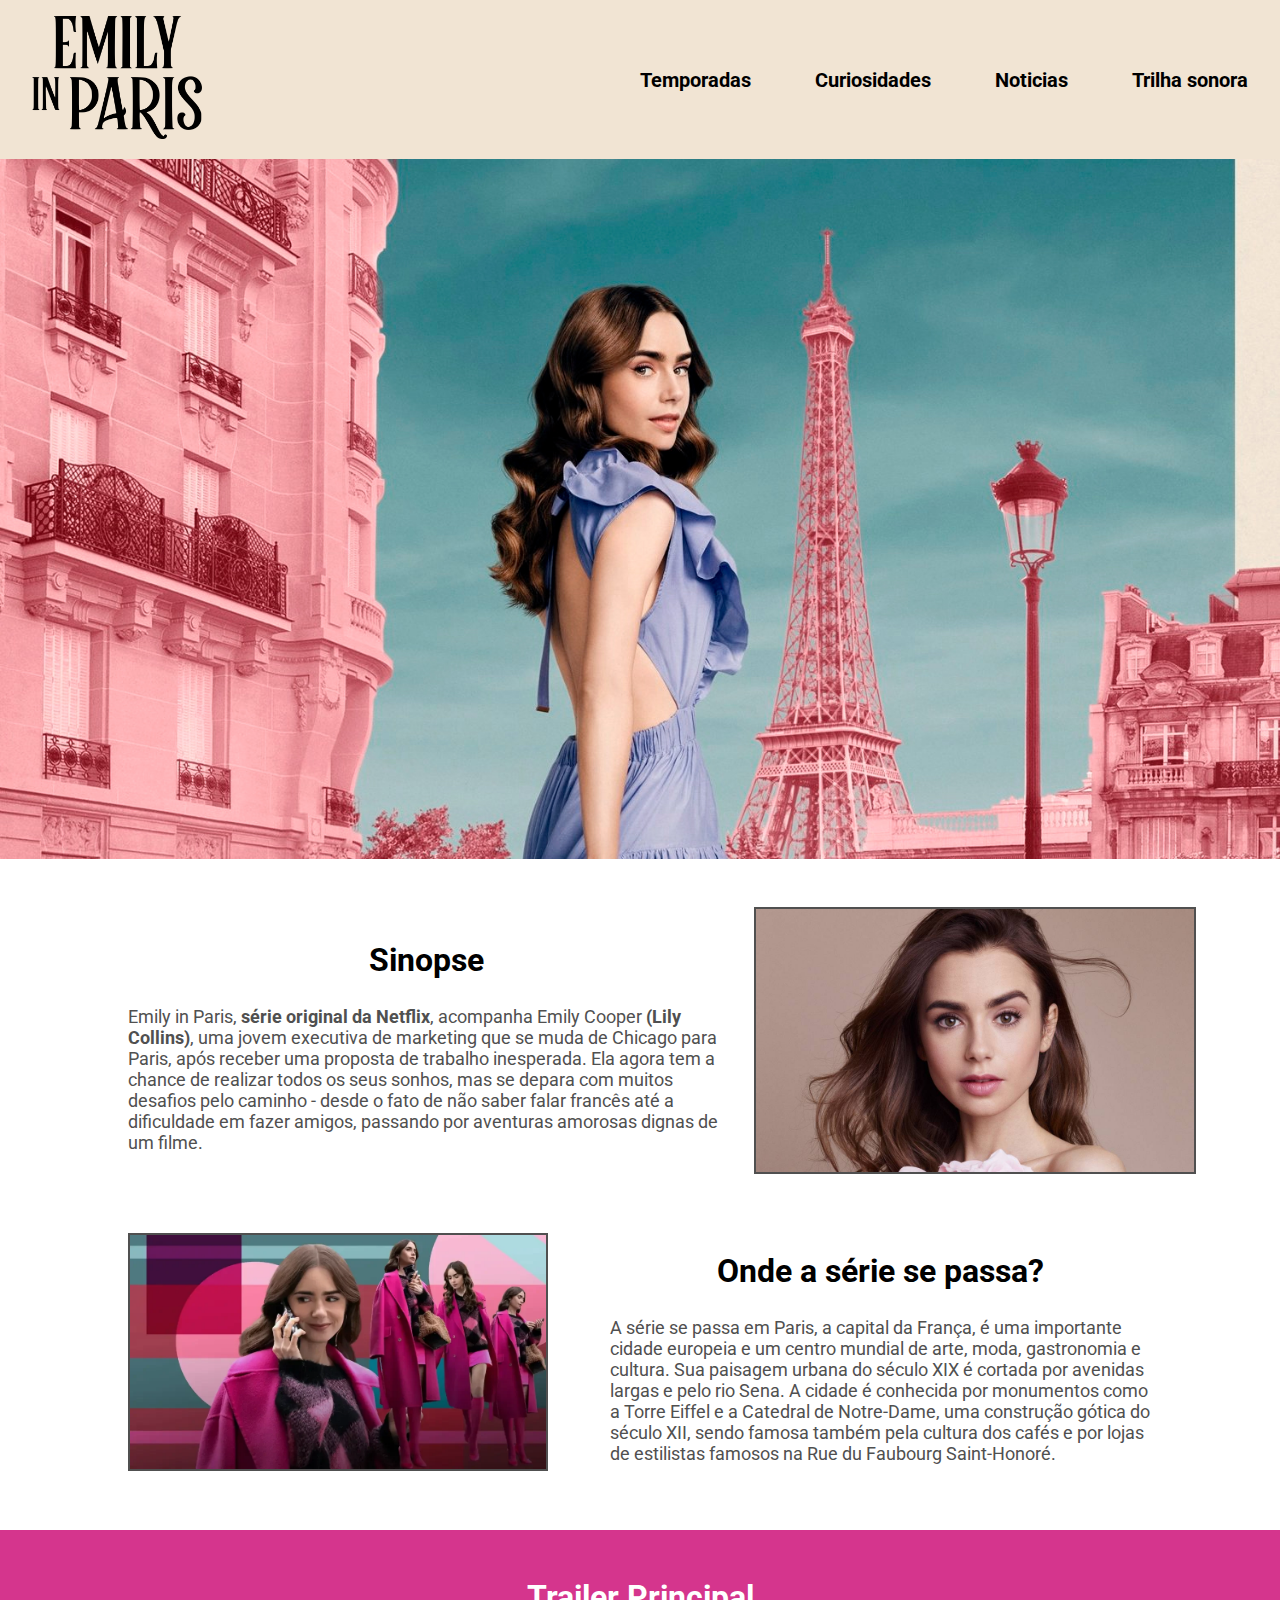
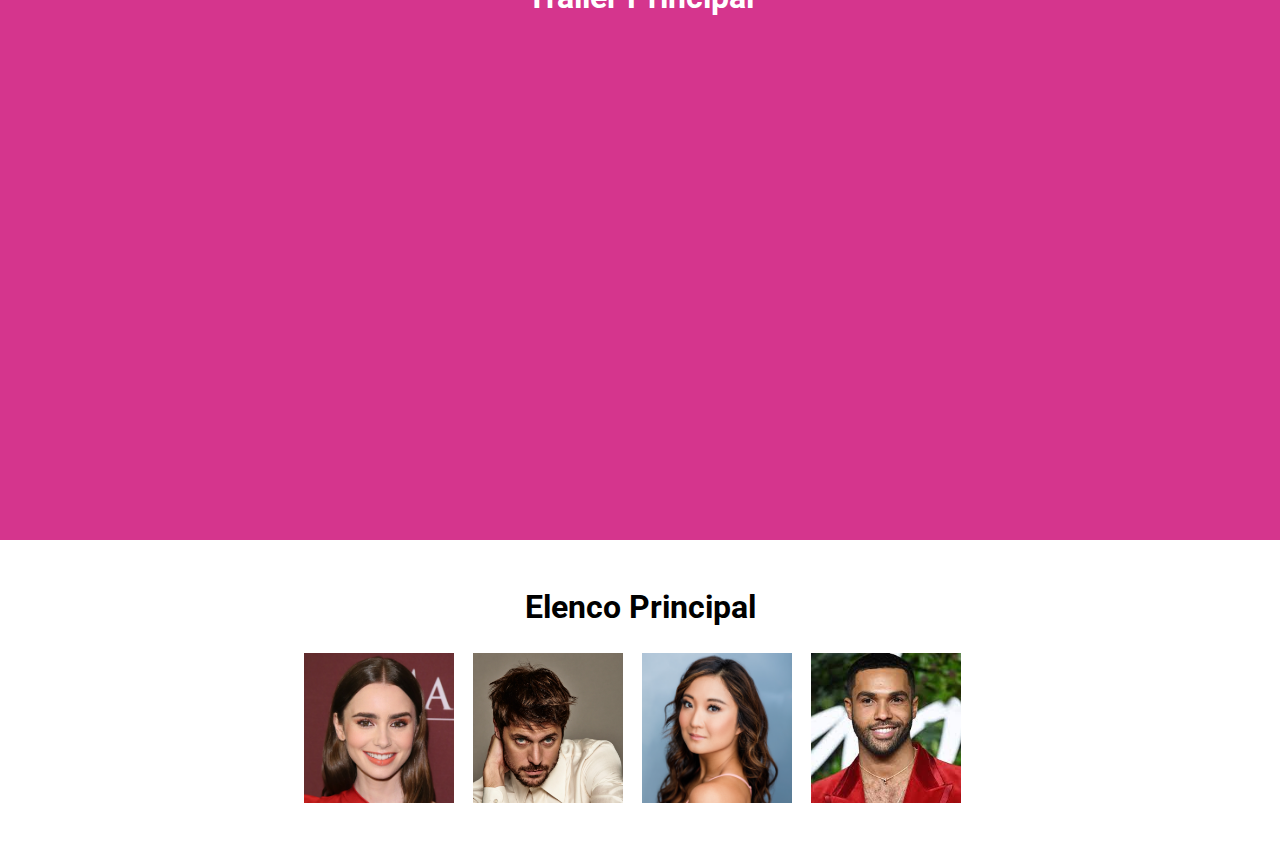
<file: index.html>
<!DOCTYPE html>
<html lang="pt-br">

<head>
  <meta charset="UTF-8">
  <meta http-equiv="X-UA-Compatible" content="IE=edge">
  <meta name="viewport" content="width=device-width, initial-scale=1.0">

  <title>Emily em Paris</title>

  <link rel="stylesheet" href="./Style/inicio.css">
  <link rel="stylesheet" href="./Style/global.css">

  <link rel="preconnect" href="https://fonts.googleapis.com">
  <link rel="preconnect" href="https://fonts.gstatic.com" crossorigin>
  <link href="https://fonts.googleapis.com/css2?family=Roboto:wght@100;400;700&display=swap" rel="stylesheet">

</head>

<body>
  <div class="haeder">
    <div class="logo">
      <img src=".\Img\inicio\logo.png" alt="logo">
    </div>

    <div class="link">
      <li>
        <a href="temporadas.html">Temporadas</a>
        <a href="curiosidades.html">Curiosidades</a>
        <a href="noticias.html">Noticias</a>
        <a href="trilha sonora.html">Trilha sonora</a>
      </li>
    </div>
  </div>

  <div class="banner">
    <br>
  </div>

  <div id="sinopse">
    <div class="sinopse">
      <div class="sinopsetext">
        <h2>Sinopse</h2>
        <p>Emily in Paris, <b>série original da Netflix</b>, acompanha Emily Cooper <b>(Lily Collins)</b>,
          uma jovem executiva de marketing que se muda de Chicago para Paris, após receber uma proposta de trabalho
          inesperada.
          Ela agora tem a chance de realizar todos os seus sonhos, mas se depara com muitos desafios pelo caminho -
          desde o fato de não saber falar francês até a dificuldade em fazer amigos,
          passando por aventuras amorosas dignas de um filme.</p>
      </div>
      <div class="sinopseimg">
        <img src="Img\inicio\emily.jpg" alt="Imagem da Emily">
      </div>
    </div>
    <div class="sinopse2">
      <div class="sinopse2text">
        <h2>Onde a série se passa?</h2>
        <p>A série se passa em Paris, a capital da França, é uma importante cidade europeia e um centro mundial de arte,
          moda, gastronomia e cultura.
          Sua paisagem urbana do século XIX é cortada por avenidas largas e pelo rio Sena.
          A cidade é conhecida por monumentos como a Torre Eiffel e a Catedral de Notre-Dame, uma construção gótica do
          século
          XII,
          sendo famosa também pela cultura dos cafés e por lojas de estilistas famosos na Rue du Faubourg Saint-Honoré.
        </p>
      </div>
      <div class="sinopse2img">

        <img src="Img\inicio\paris.webp" alt="Imagem da Emily">

      </div>
    </div>

  </div>

  <div class="trailer">
    <h2>Trailer Principal</h2>

    <iframe src="https://www.youtube.com/embed/T5sT5co1ELI" title="Emily em Paris | Trailer oficial | Netflix"
      frameborder="0"
      allow="accelerometer; autoplay; clipboard-write; encrypted-media; gyroscope; picture-in-picture; web-share"
      allowfullscreen></iframe>
  </div>

  <div class="elenco">

    <h2>Elenco Principal</h2>

    <div class="fotos">
      <img src="Img\inicio\elenco\lily.webp" alt="">
      <img src="Img\inicio\elenco\lucas.webp" alt="">
      <img src="Img\inicio\elenco\ashley.jpg" alt="">
      <img src="Img\inicio\elenco\lucien.jpg" alt="">
    </div>

  </div>









</body>

</html>
</file>
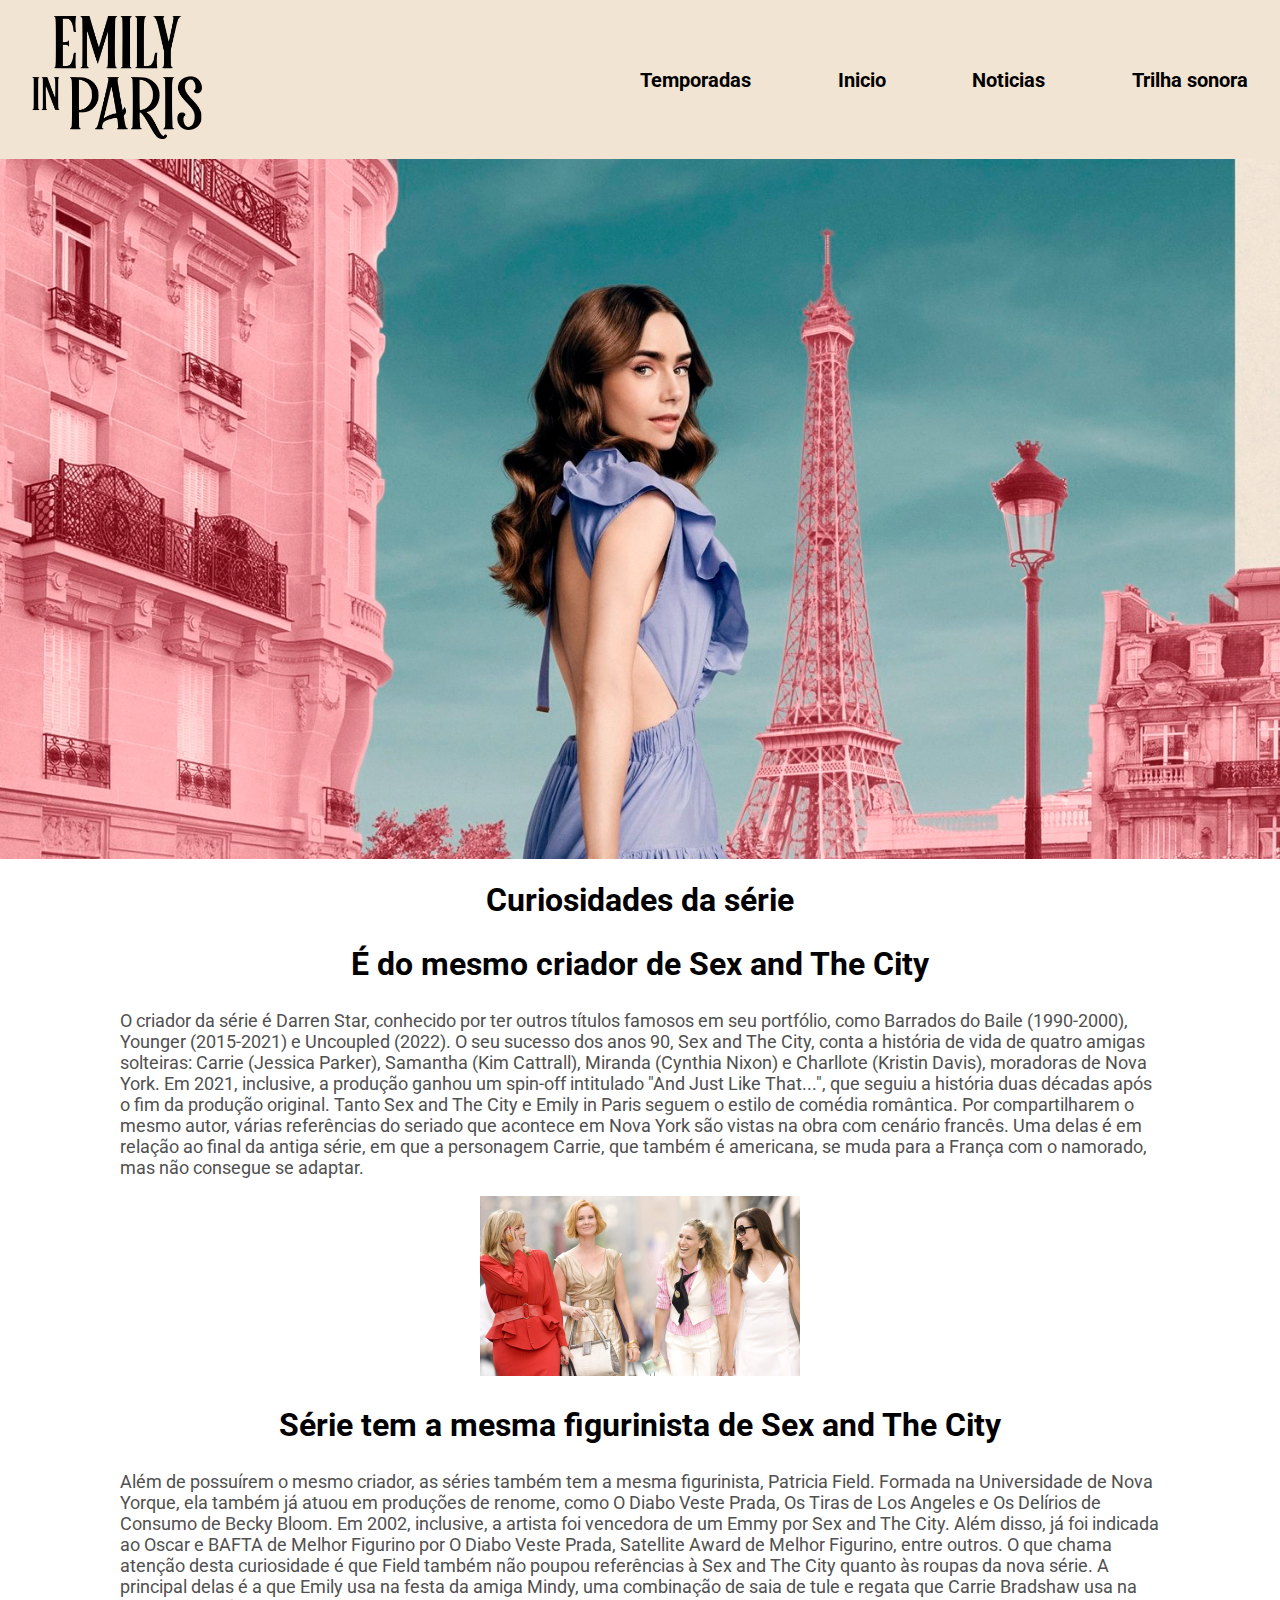
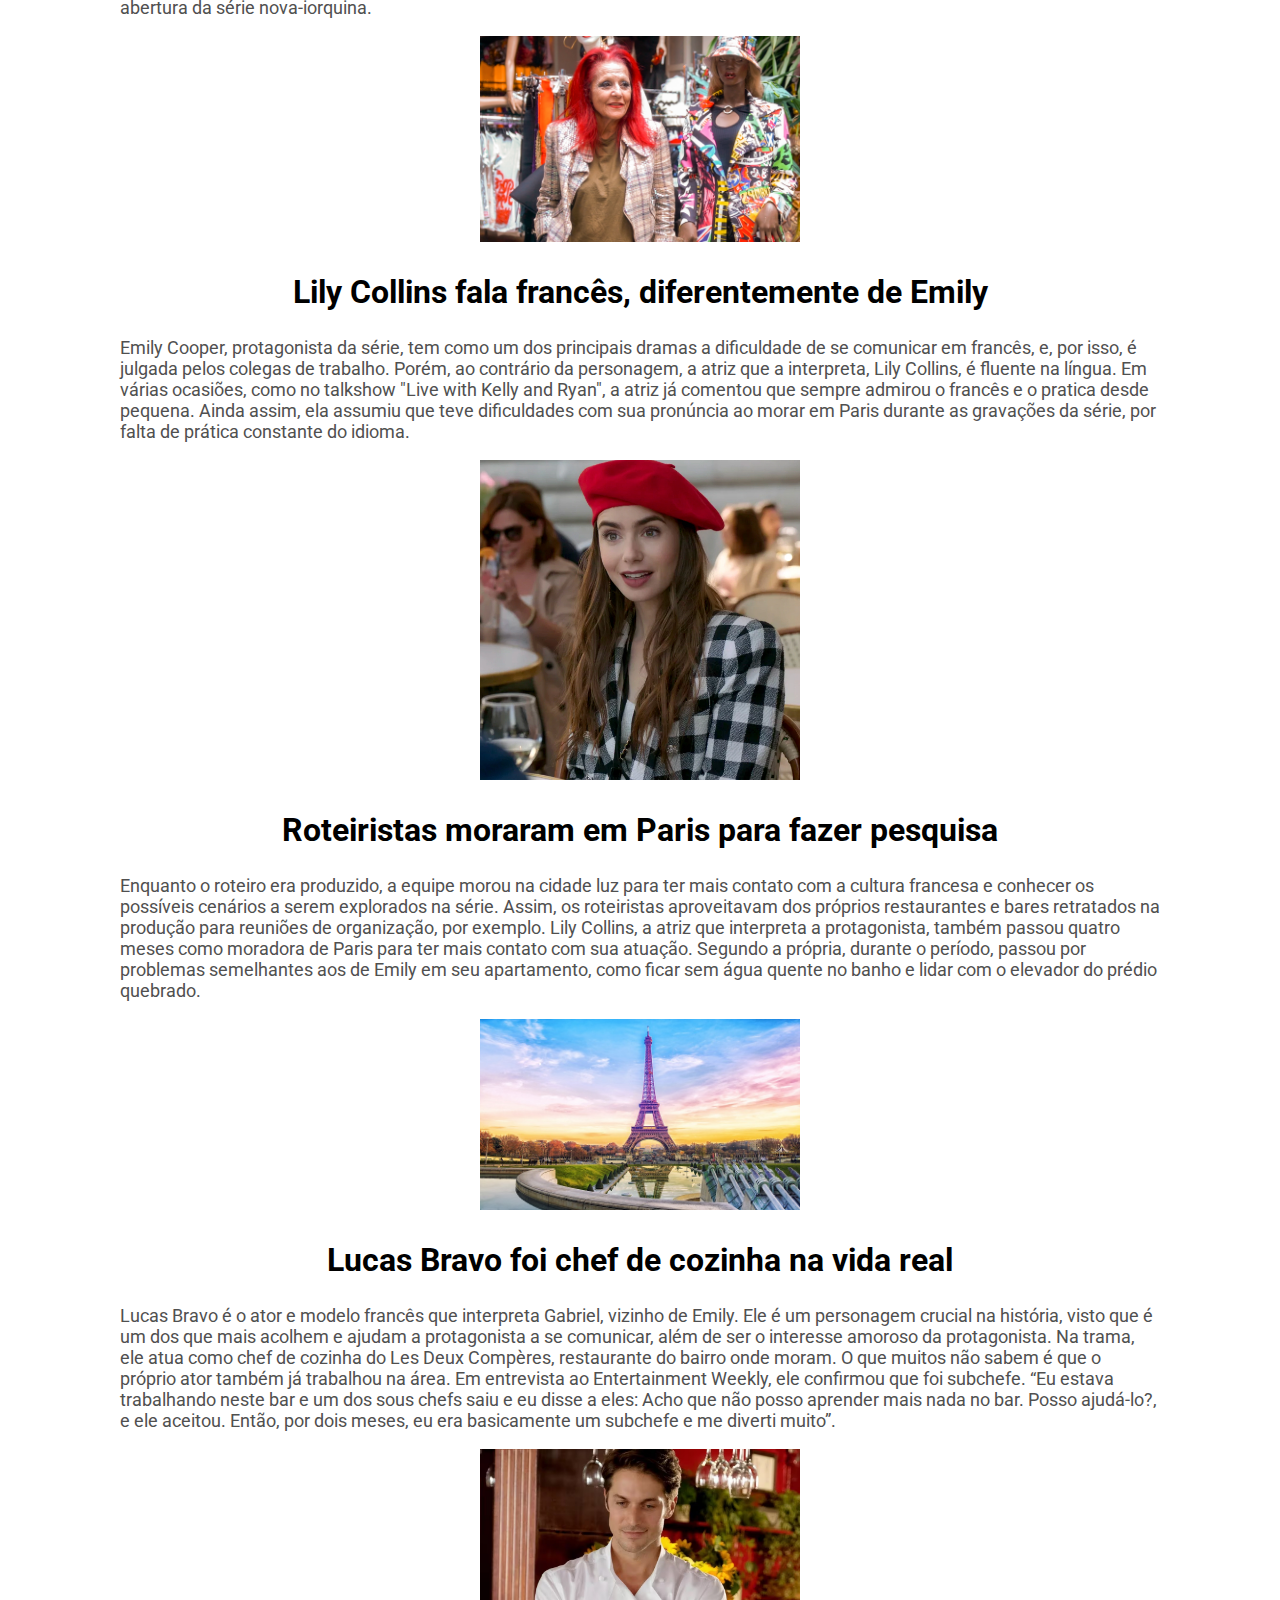
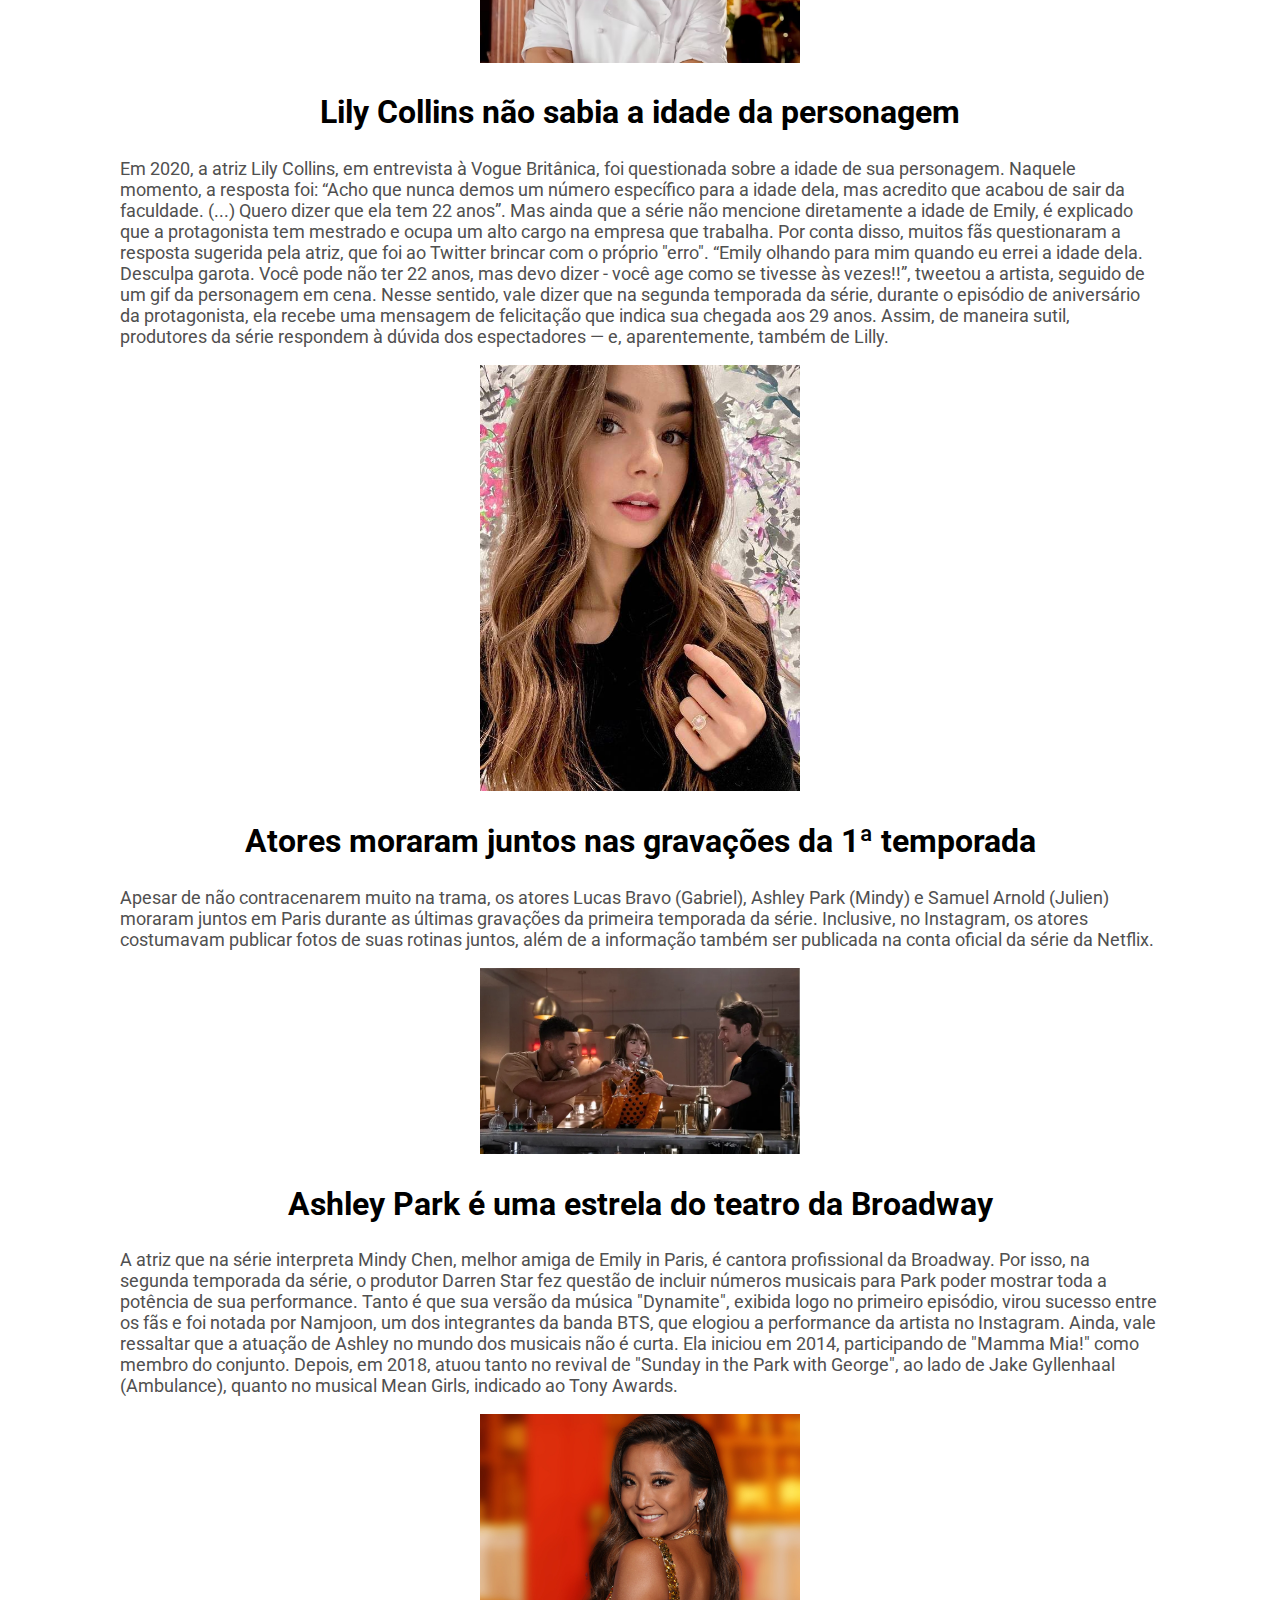
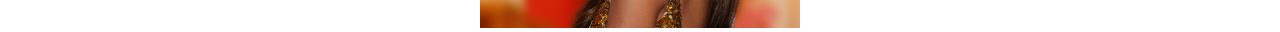
<file: curiosidades.html>
<!DOCTYPE html>
<html lang="pt-br">

<head>
  <meta charset="UTF-8">
  <meta http-equiv="X-UA-Compatible" content="IE=edge">
  <meta name="viewport" content="width=device-width, initial-scale=1.0">

  <title>Emily em Paris</title>

  <link rel="stylesheet" href="./Style/inicio.css">
  <link rel="stylesheet" href="./Style/global.css">

  <link rel="preconnect" href="https://fonts.googleapis.com">
  <link rel="preconnect" href="https://fonts.gstatic.com" crossorigin>
  <link href="https://fonts.googleapis.com/css2?family=Roboto:wght@100;400;700&display=swap" rel="stylesheet">

</head>

<body>
  <div class="haeder">
    <div class="logo">
      <img src=".\Img\inicio\logo.png" alt="logo">
    </div>

    <div class="link">
      <li>
        <a href="temporadas.html">Temporadas</a>
        <a href="index.html">Inicio</a>
        <a href="noticias.html">Noticias</a>
        <a href="trilha sonora.html">Trilha sonora</a>
      </li>
    </div>
  </div>

  <div class="banner">
    <br>
  </div>

  <div>
    <h1>Curiosidades da série</h1>
    <h2>É do mesmo criador de Sex and The City</h2>
    <p class="curitxt">
      O criador da série é Darren Star, conhecido por ter outros títulos famosos em seu portfólio, como
      Barrados do
      Baile
      (1990-2000), Younger (2015-2021) e Uncoupled (2022). O seu sucesso dos anos 90, Sex and The City, conta a história
      de vida de quatro amigas solteiras: Carrie (Jessica Parker), Samantha (Kim Cattrall), Miranda (Cynthia Nixon) e
      Charllote (Kristin Davis), moradoras de Nova York. Em 2021, inclusive, a produção ganhou um spin-off intitulado
      "And
      Just Like That...", que seguiu a história duas décadas após o fim da produção original.

      Tanto Sex and The City e Emily in Paris seguem o estilo de comédia romântica. Por compartilharem o mesmo autor,
      várias referências do seriado que acontece em Nova York são vistas na obra com cenário francês. Uma delas é em
      relação ao final da antiga série, em que a personagem Carrie, que também é americana, se muda para a França com o
      namorado, mas não consegue se adaptar.</p>
  </div>

  <div class="curiimg">
    <img src=".\Img\curiosidades\img1.jpg" width="25%" height="25%">
  </div>


  <div>
    <h2>Série tem a mesma figurinista de Sex and The City</h2>
    <p class="curitxt">
      Além de possuírem o mesmo criador, as séries também tem a mesma figurinista, Patricia Field.
      Formada na Universidade de Nova Yorque, ela também já atuou em produções de renome, como O Diabo Veste Prada, Os
      Tiras de Los Angeles e Os Delírios de Consumo de Becky Bloom. Em 2002, inclusive, a artista foi vencedora de um
      Emmy por Sex and The City. Além disso, já foi indicada ao Oscar e BAFTA de Melhor Figurino por O Diabo Veste
      Prada, Satellite Award de Melhor Figurino, entre outros.

      O que chama atenção desta curiosidade é que Field também não poupou referências à Sex and The City quanto às
      roupas da nova série. A principal delas é a que Emily usa na festa da amiga Mindy, uma combinação de saia de tule
      e regata que Carrie Bradshaw usa na abertura da série nova-iorquina.
    </p>

  </div>
   <div class="curiimg"><img src="Img/curiosidades/img2.jpg" width="25%" height="25%"></div>
  <div>

    <h2>Lily Collins fala francês, diferentemente de Emily</h2>
    <p class="curitxt">
      Emily Cooper, protagonista da série, tem como um dos principais dramas a dificuldade de se
      comunicar em francês, e, por isso, é julgada pelos colegas de trabalho. Porém, ao contrário da personagem, a atriz
      que a interpreta, Lily Collins, é fluente na língua.

      Em várias ocasiões, como no talkshow "Live with Kelly and Ryan", a atriz já comentou que sempre admirou o francês
      e o pratica desde pequena. Ainda assim, ela assumiu que teve dificuldades com sua pronúncia ao morar em Paris
      durante as gravações da série, por falta de prática constante do idioma.
    </p>
  </div>

</div>
<div class="curiimg"><img src="Img/curiosidades/img3.webp" width="25%" height="25%"></div>
<div>

  <div>

    <h2>Roteiristas moraram em Paris para fazer pesquisa</h2>
    <p class="curitxt">
      Enquanto o roteiro era produzido, a equipe morou na cidade luz para ter mais contato com a cultura francesa e
      conhecer os possíveis cenários a serem explorados na série. Assim, os roteiristas aproveitavam dos próprios
      restaurantes e bares retratados na produção para reuniões de organização, por exemplo.

      Lily Collins, a atriz que interpreta a protagonista, também passou quatro meses como moradora de Paris para ter
      mais contato com sua atuação. Segundo a própria, durante o período, passou por problemas semelhantes aos de Emily
      em seu apartamento, como ficar sem água quente no banho e lidar com o elevador do prédio quebrado.
    </p>
  </div>

</div>
<div class="curiimg"><img src="Img/curiosidades/img4.jpg" width="25%" height="25%"></div>
<div>

  <h2>Lucas Bravo foi chef de cozinha na vida real</h2>
  <p class="curitxt">
    Lucas Bravo é o ator e modelo francês que interpreta Gabriel, vizinho de Emily. Ele é um personagem crucial na
    história, visto que é um dos que mais acolhem e ajudam a protagonista a se comunicar, além de ser o interesse
    amoroso da protagonista. Na trama, ele atua como chef de cozinha do Les Deux Compères, restaurante do bairro onde
    moram.

    O que muitos não sabem é que o próprio ator também já trabalhou na área. Em entrevista ao Entertainment Weekly, ele
    confirmou que foi subchefe. “Eu estava trabalhando neste bar e um dos sous chefs saiu e eu disse a eles: Acho que
    não posso aprender mais nada no bar. Posso ajudá-lo?, e ele aceitou. Então, por dois meses, eu era basicamente um
    subchefe e me diverti muito”.
  </p>
  </div>

</div>
<div class="curiimg"><img src="Img/curiosidades/img5.avif" width="25%" height="25%"></div>
<div>

  <h2>Lily Collins não sabia a idade da personagem</h2>
  <p class="curitxt">
    Em 2020, a atriz Lily Collins, em entrevista à Vogue Britânica, foi questionada sobre a idade de sua personagem.
    Naquele momento, a resposta foi: “Acho que nunca demos um número específico para a idade dela, mas acredito que
    acabou de sair da faculdade. (...) Quero dizer que ela tem 22 anos”. Mas ainda que a série não mencione diretamente
    a idade de Emily, é explicado que a protagonista tem mestrado e ocupa um alto cargo na empresa que trabalha.

    Por conta disso, muitos fãs questionaram a resposta sugerida pela atriz, que foi ao Twitter brincar com o próprio
    "erro". “Emily olhando para mim quando eu errei a idade dela. Desculpa garota. Você pode não ter 22 anos, mas devo
    dizer - você age como se tivesse às vezes!!”, tweetou a artista, seguido de um gif da personagem em cena.
    Nesse sentido, vale dizer que na segunda temporada da série, durante o episódio de aniversário da protagonista, ela
    recebe uma mensagem de felicitação que indica sua chegada aos 29 anos. Assim, de maneira sutil, produtores da série
    respondem à dúvida dos espectadores — e, aparentemente, também de Lilly.
  </p>
  </div>

</div>
<div class="curiimg"><img src="Img/curiosidades/img6.jpg" width="25%" height="25%"></div>
<div>

  <h2>Atores moraram juntos nas gravações da 1ª temporada</h2>
  <p class="curitxt">
    Apesar de não contracenarem muito na trama, os atores Lucas Bravo (Gabriel), Ashley Park (Mindy) e Samuel Arnold
    (Julien) moraram juntos em Paris durante as últimas gravações da primeira temporada da série. Inclusive, no
    Instagram, os atores costumavam publicar fotos de suas rotinas juntos, além de a informação também ser publicada na
    conta oficial da série da Netflix.
    </div>

  </div>
  <div class="curiimg"><img src="Img/curiosidades/img7.webp" width="25%" height="25%"></div>
  <div>

  <h2>Ashley Park é uma estrela do teatro da Broadway</h2>
  <p class="curitxt">
    A atriz que na série interpreta Mindy Chen, melhor amiga de Emily in Paris, é cantora profissional da Broadway. Por
    isso, na segunda temporada da série, o produtor Darren Star fez questão de incluir números musicais para Park poder
    mostrar toda a potência de sua performance. Tanto é que sua versão da música "Dynamite", exibida logo no primeiro
    episódio, virou sucesso entre os fãs e foi notada por Namjoon, um dos integrantes da banda BTS, que elogiou a
    performance da artista no Instagram.

    Ainda, vale ressaltar que a atuação de Ashley no mundo dos musicais não é curta. Ela iniciou em 2014, participando
    de "Mamma Mia!" como membro do conjunto. Depois, em 2018, atuou tanto no revival de "Sunday in the Park with
    George", ao lado de Jake Gyllenhaal (Ambulance), quanto no musical Mean Girls, indicado ao Tony Awards.
    </div>

  </div>
  <div class="curiimg"><img src="Img/curiosidades/img8.jpg" width="25%" height="25%"></div>
  <div>
</file>
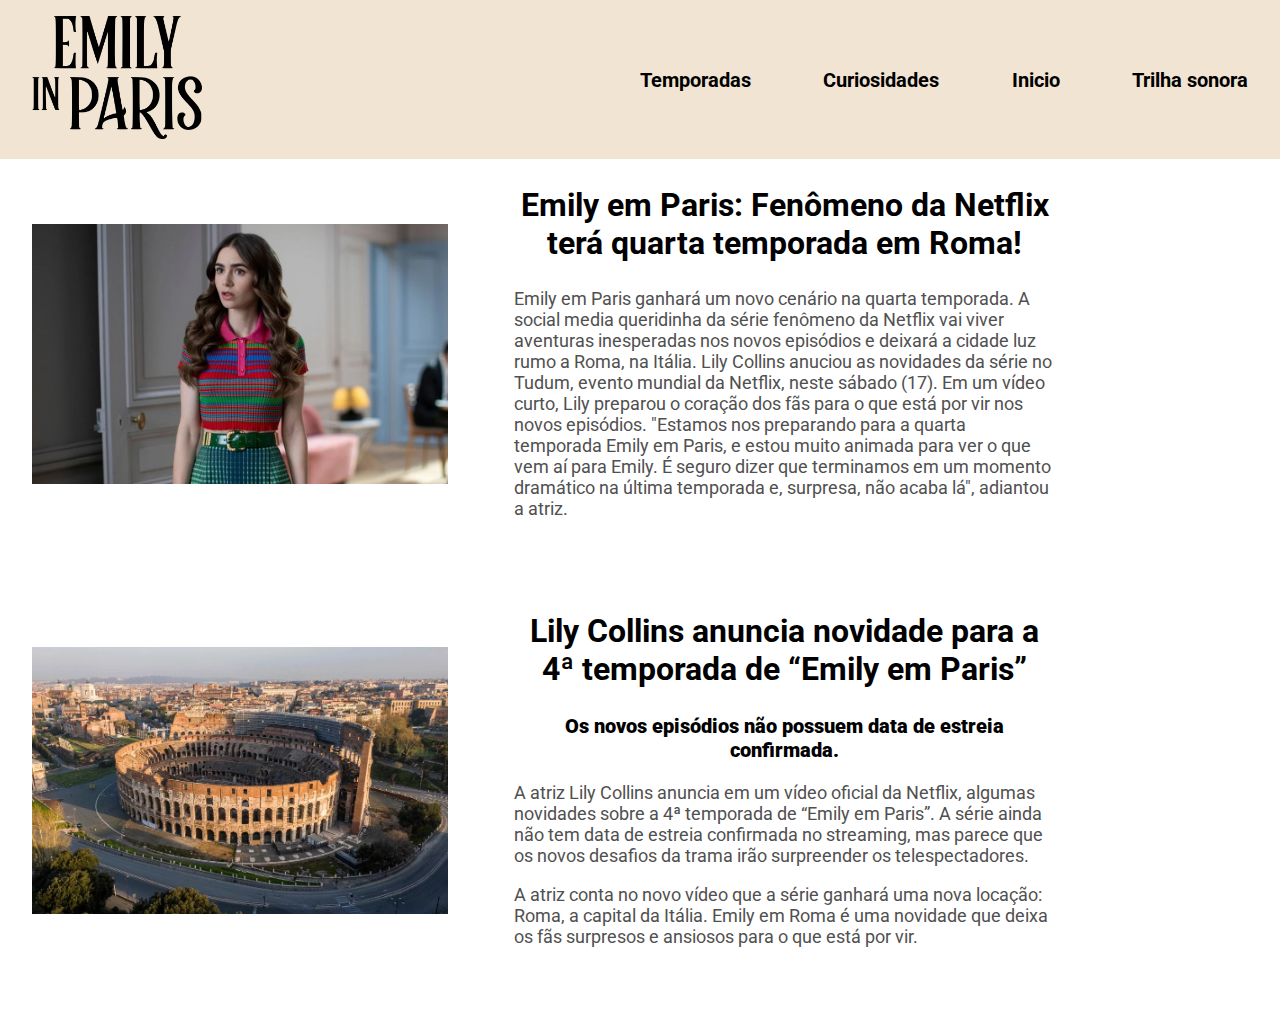
<file: noticias.html>
<!DOCTYPE html>
<html lang="pt-br">

<head>
  <meta charset="UTF-8">
  <meta http-equiv="X-UA-Compatible" content="IE=edge">
  <meta name="viewport" content="width=device-width, initial-scale=1.0">

  <title>Emily em Paris</title>

  <link rel="stylesheet" href="./Style/inicio.css">
  <link rel="stylesheet" href="./Style/global.css">

  <link rel="preconnect" href="https://fonts.googleapis.com">
  <link rel="preconnect" href="https://fonts.gstatic.com" crossorigin>
  <link href="https://fonts.googleapis.com/css2?family=Roboto:wght@100;400;700&display=swap" rel="stylesheet">

</head>

<body>
  <div class="haeder">
    <div class="logo">
      <img src=".\Img\inicio\logo.png" alt="logo">
    </div>

    <div class="link">
      <li>
        <a href="temporadas.html">Temporadas</a>
        <a href="curiosidades.html">Curiosidades</a>
        <a href="index.html">Inicio</a>
        <a href="trilha sonora.html">Trilha sonora</a>
      </li>
    </div>
  </div>

  <div class="sinopse2">
    <div class="sinopse2text">
      <h2><a
          href="https://noticiasdatv.uol.com.br/noticia/series/emily-em-paris-fenomeno-da-netflix-tera-quarta-temporada-em-roma-104221"
          target="_blank">Emily em Paris: Fenômeno da Netflix terá quarta temporada em Roma!</a></h2>
      <p>Emily em Paris ganhará um novo cenário na quarta temporada. A social media queridinha da série fenômeno da
        Netflix vai viver aventuras inesperadas nos novos episódios e deixará a cidade luz rumo a Roma, na Itália. Lily
        Collins anuciou as novidades da série no Tudum, evento mundial da Netflix, neste sábado (17). Em um vídeo curto,
        Lily preparou o coração dos fãs para o que está por vir nos novos episódios. "Estamos nos preparando para a
        quarta temporada Emily em Paris, e estou muito animada para ver o que vem aí para Emily. É seguro dizer que
        terminamos em um momento dramático na última temporada e, surpresa, não acaba lá", adiantou a atriz.
      </p>
    </div>
    <div class="noticiaimg">

      <img src=".\Img\noticias\noticia1.webp" alt="Imagem da Emily">

    </div>
  </div>

  <div class="noticia">
    <div class="sinopse2text">
      <h2><a
          href="https://hitsite.com.br/entretenimento/series/lily-collins-anuncia-novidade-para-a-4a-temporada-de-emily-em-paris/"
          target="_blank">Lily Collins
          anuncia novidade para a 4ª temporada de “Emily em Paris”</a></h2>
      <h3><b>Os novos episódios não possuem data de estreia confirmada.</b></h3>
      <p>
        A atriz Lily Collins anuncia em um vídeo oficial da Netflix, algumas novidades sobre a 4ª temporada de “Emily em
        Paris”. A série ainda não tem data de estreia confirmada no streaming, mas parece que os novos desafios da trama
        irão surpreender os telespectadores.
      </p>
      <p>A atriz conta no novo vídeo que a série ganhará uma nova locação: Roma, a capital da Itália. Emily em Roma é
        uma novidade que deixa os fãs surpresos e ansiosos para o que está por vir.</p>
    </div>



    <div class="noticiaimg">
      <img src=".\Img\noticias\noticia2.webp" alt="Imagem da Emily">
    </div>

    

    

    















</body>

</html>
</file>
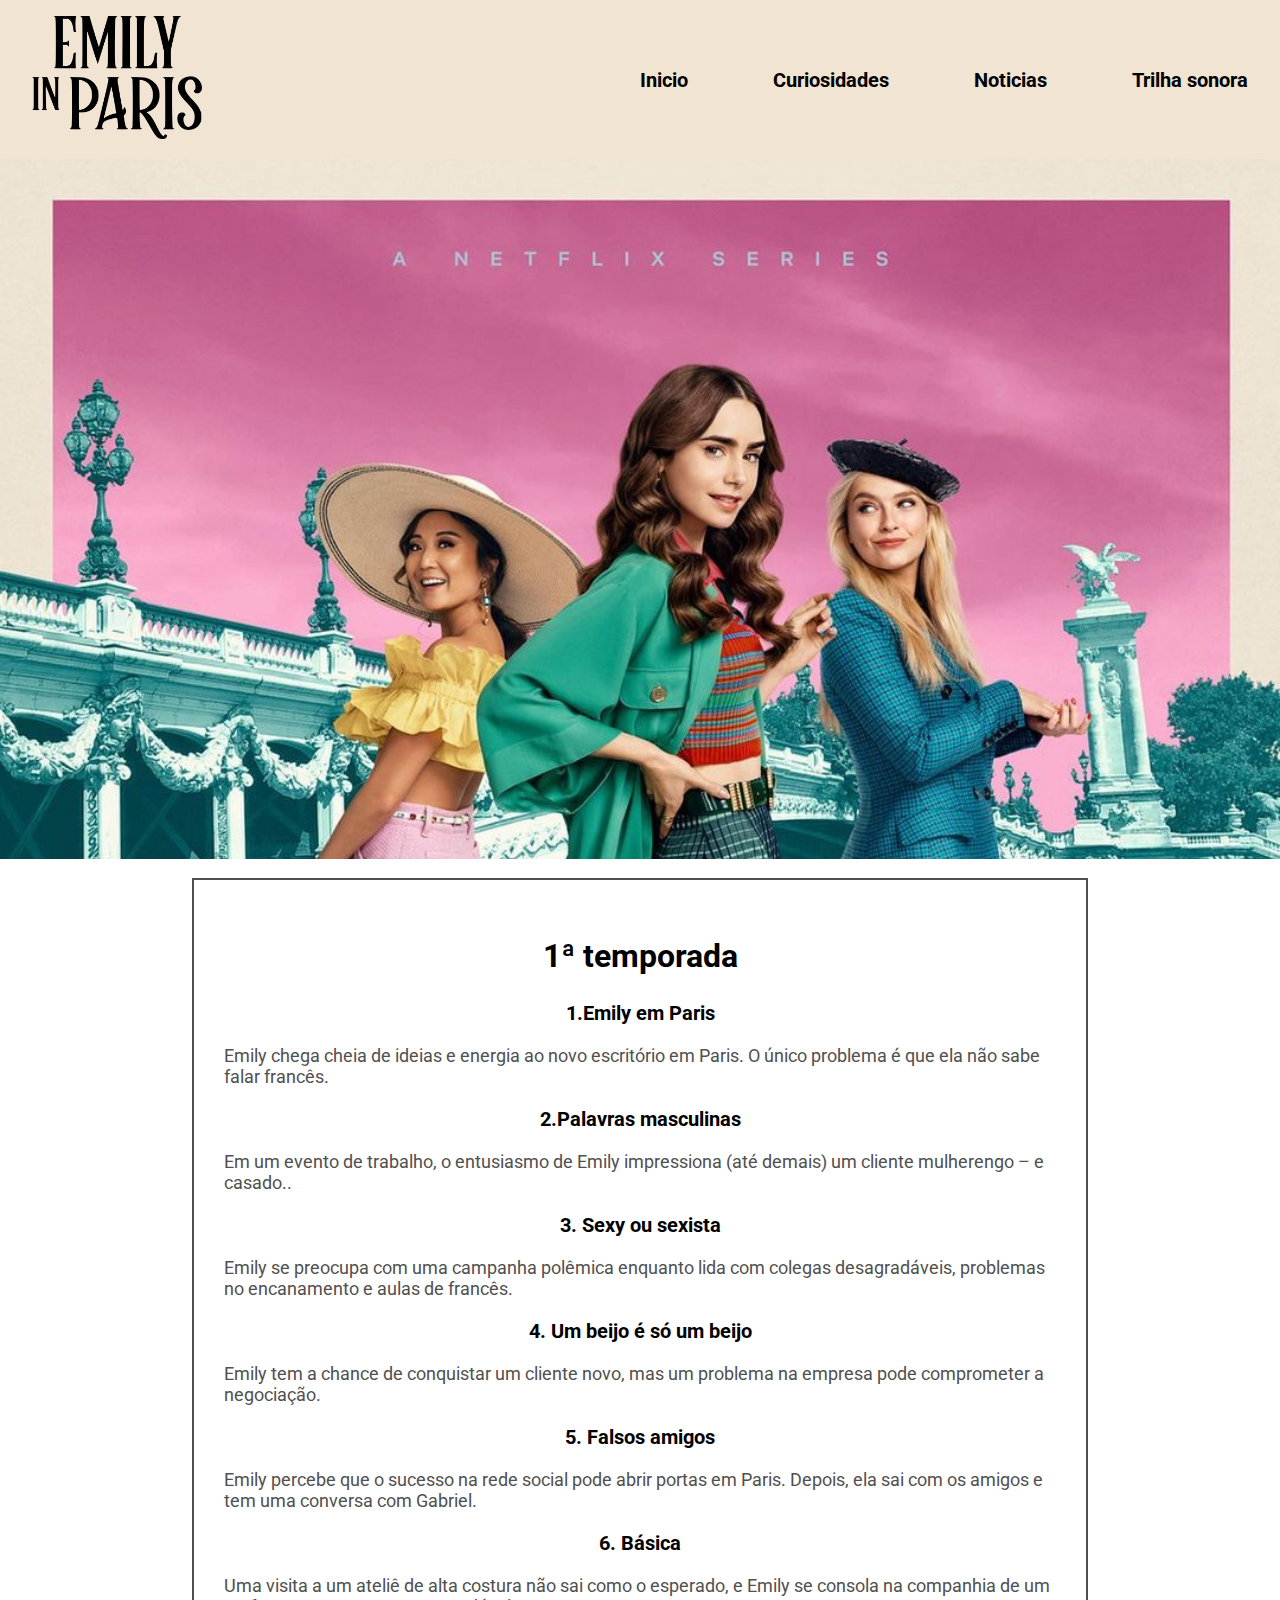
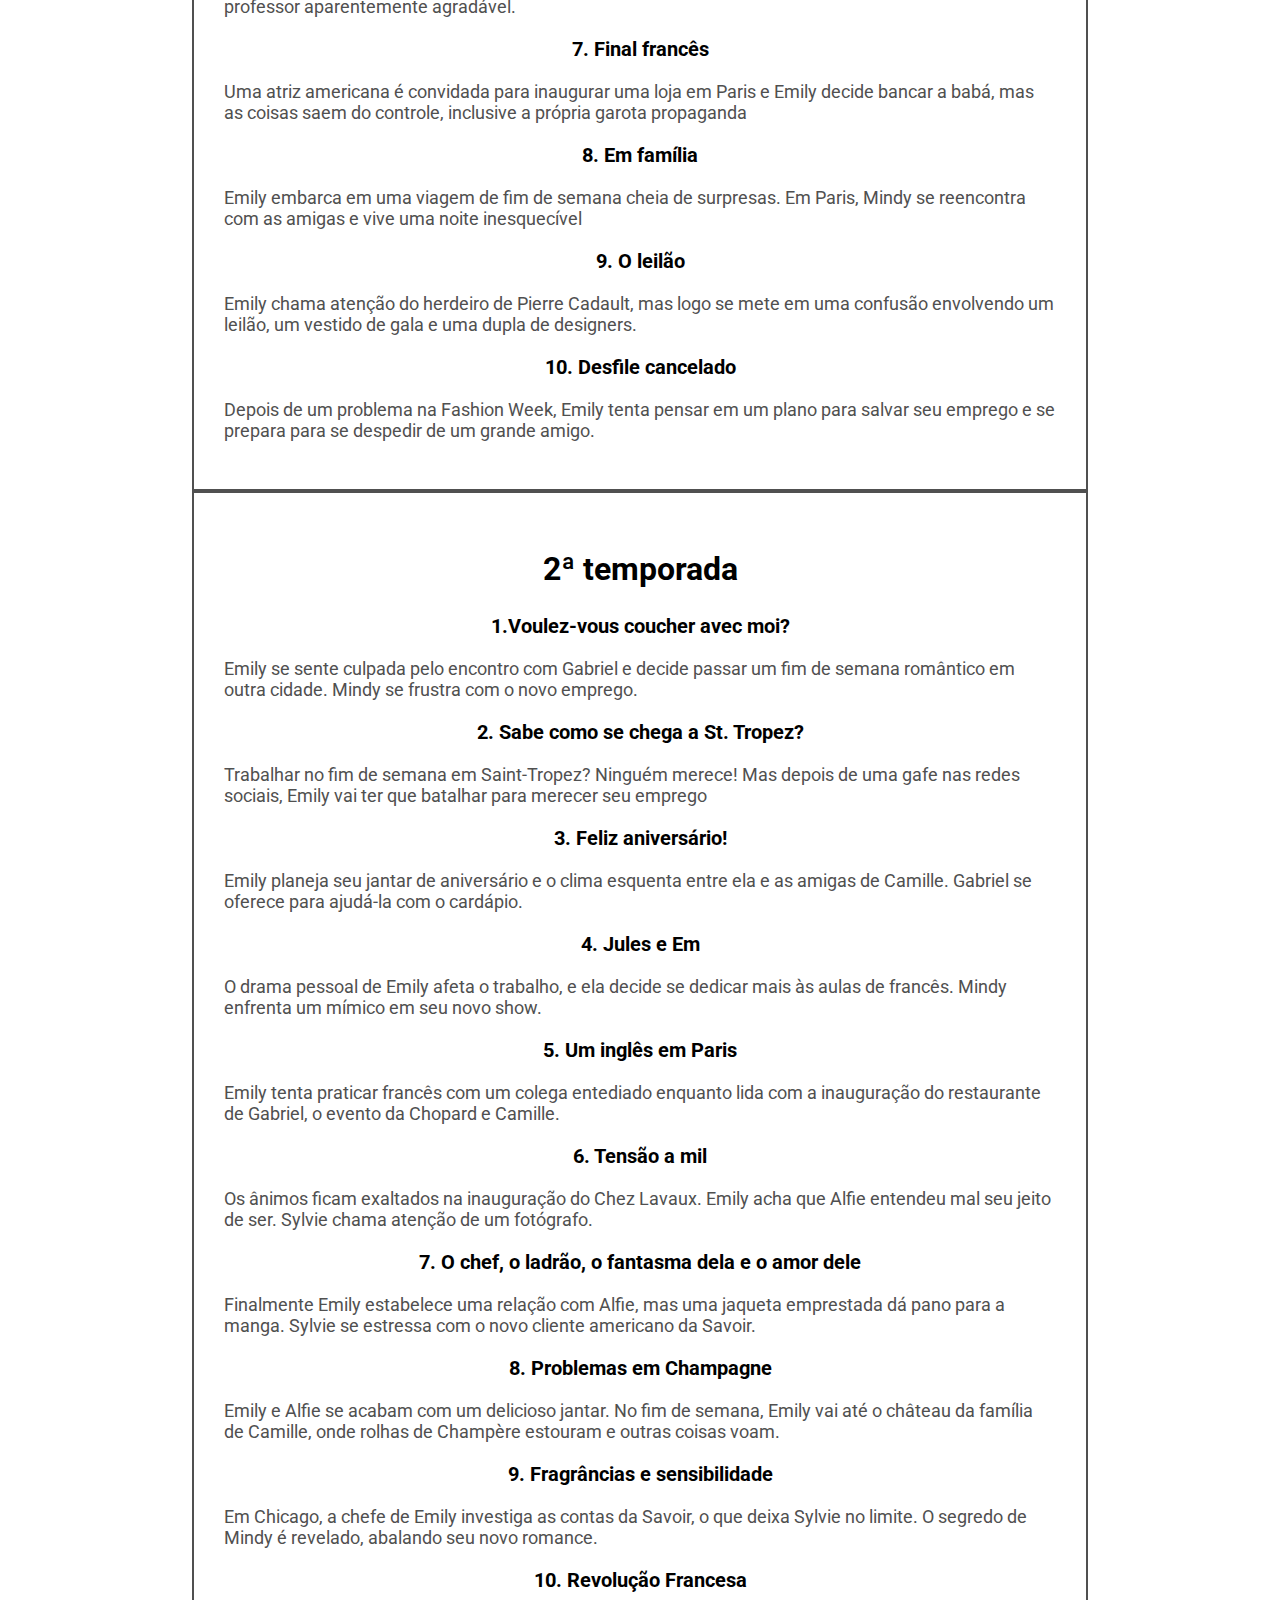
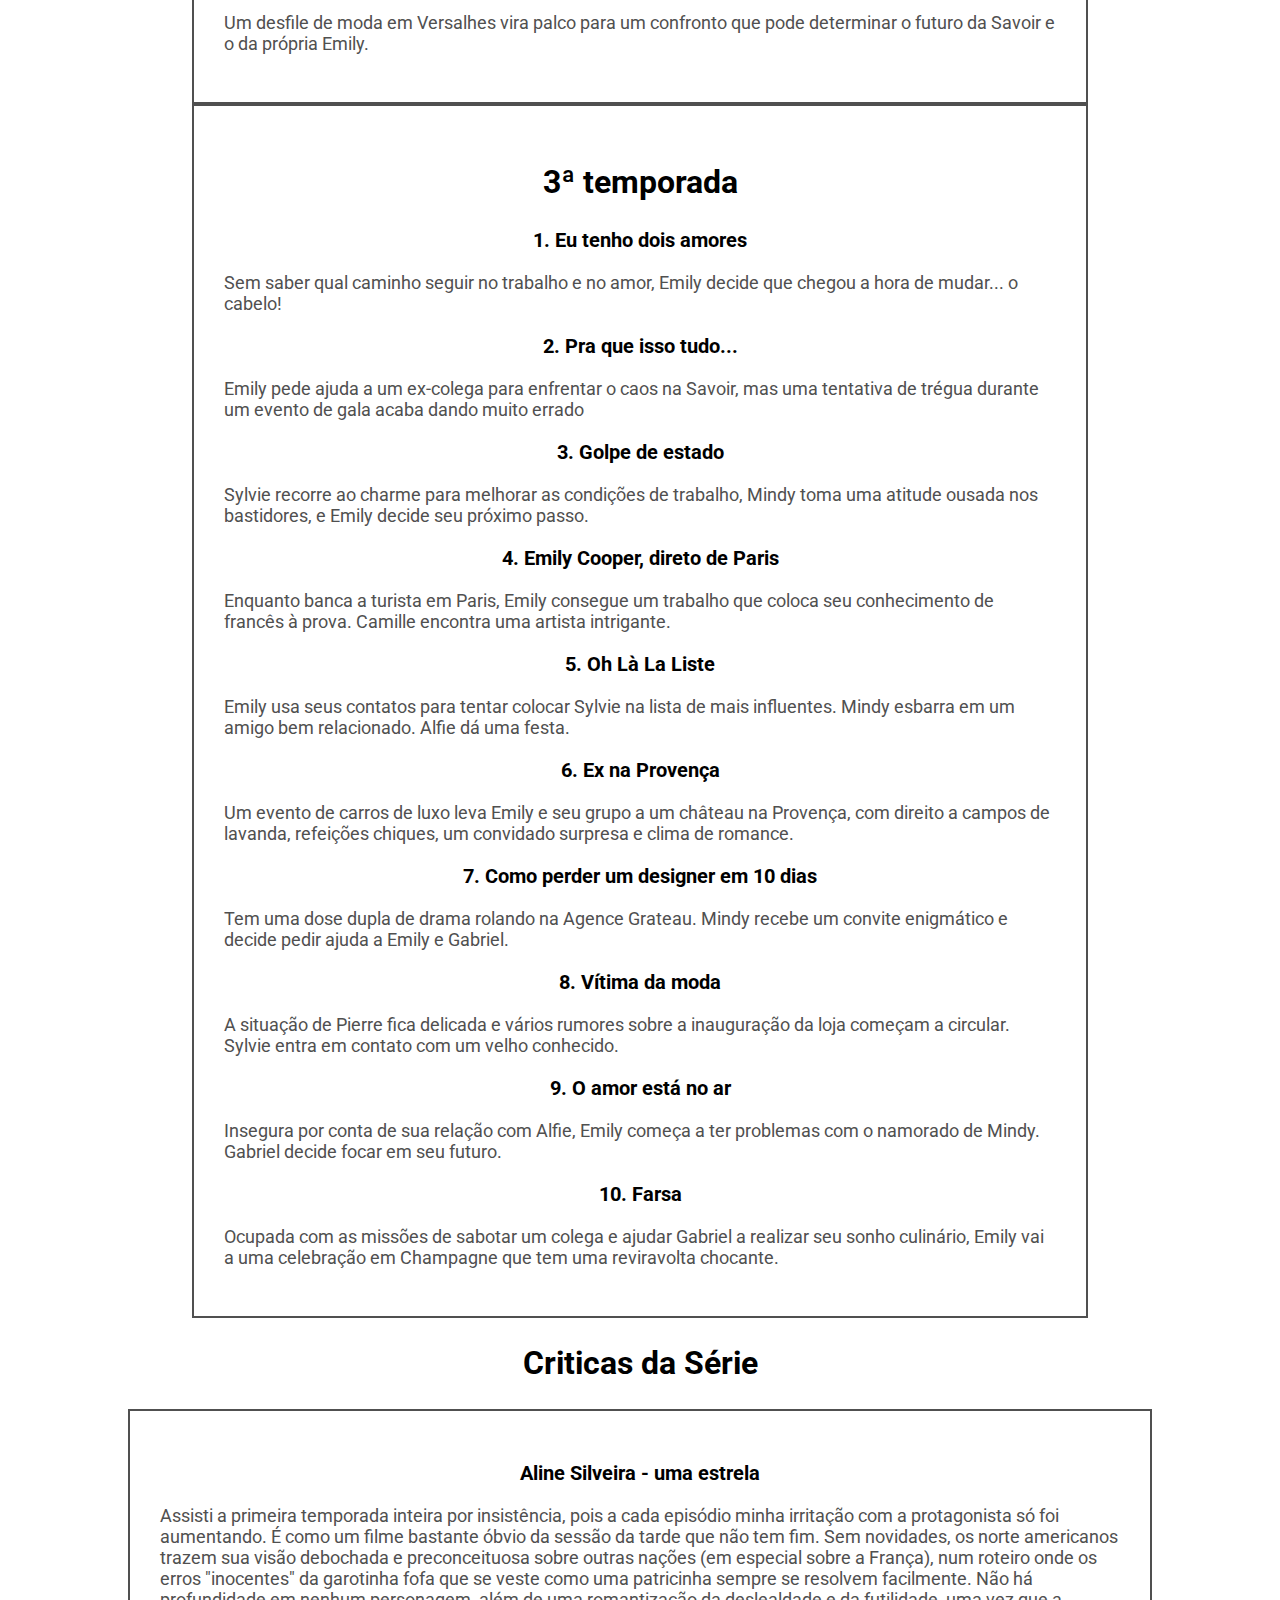
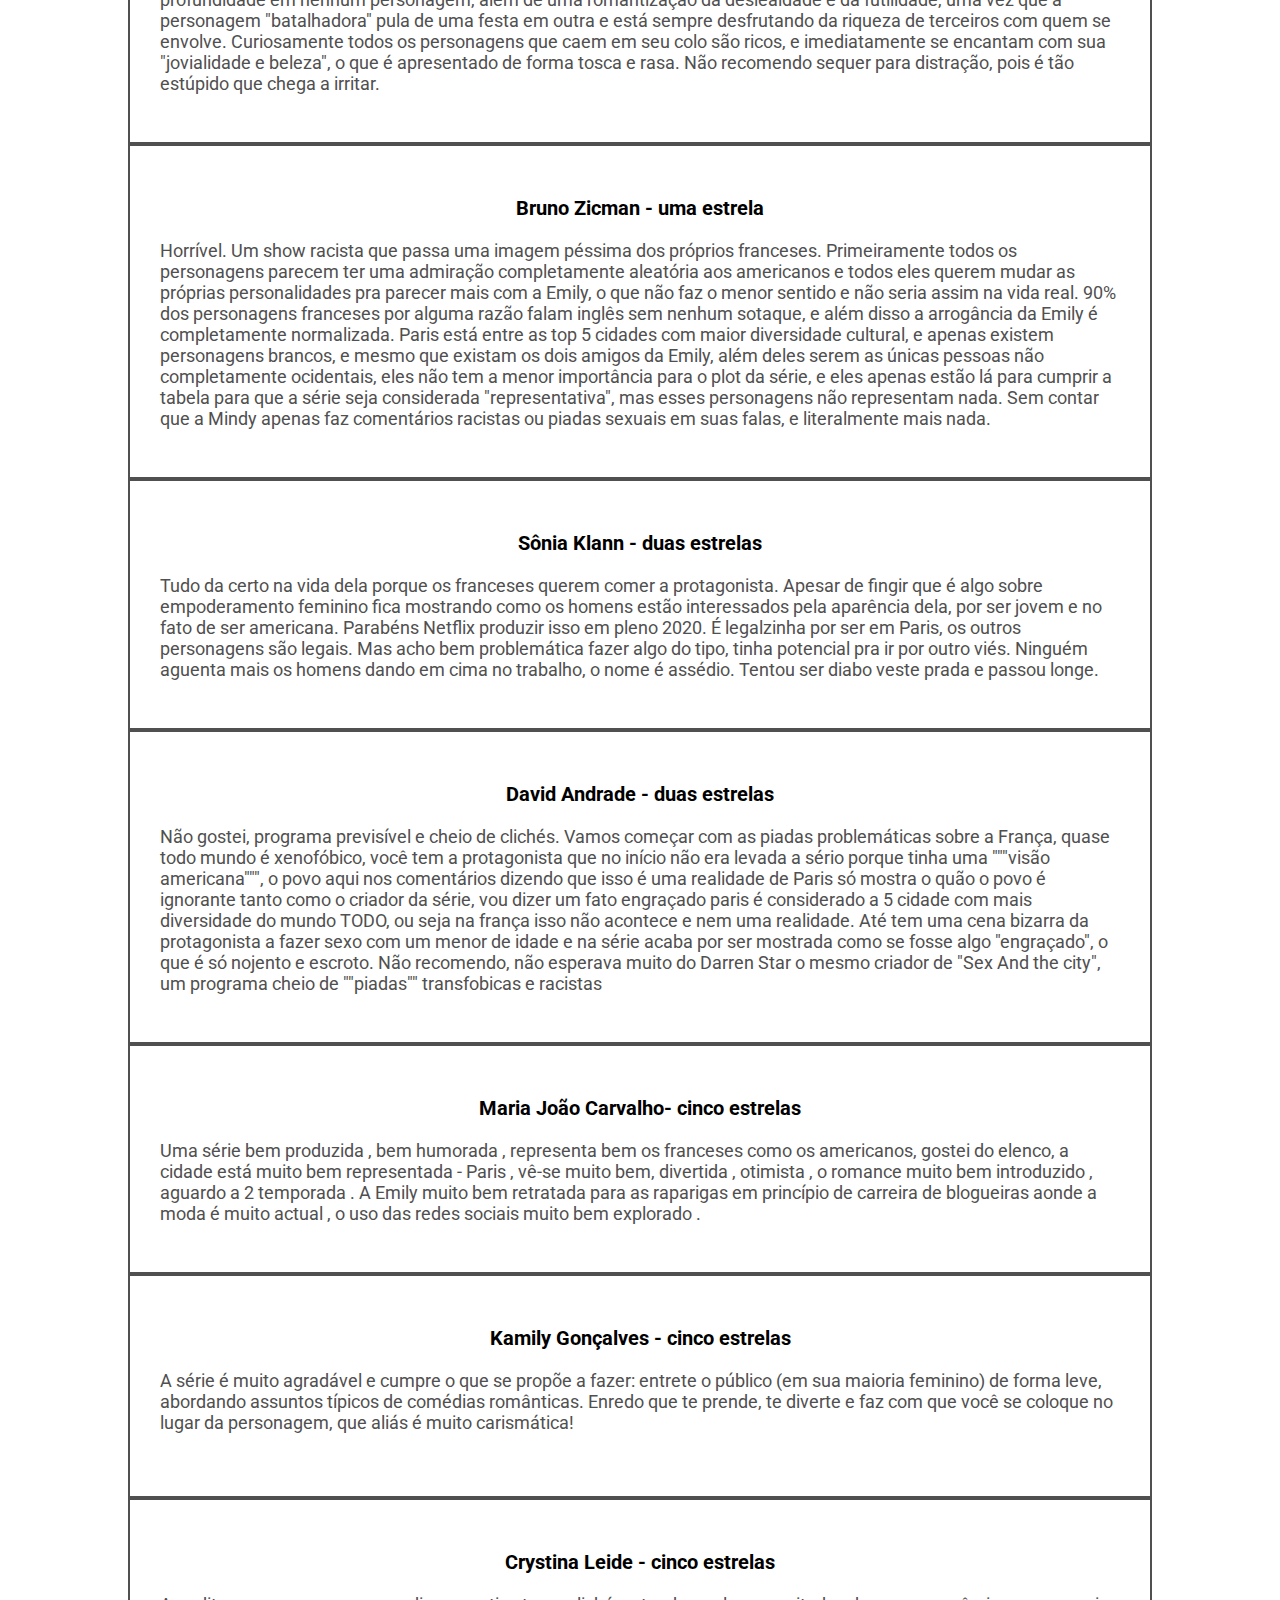
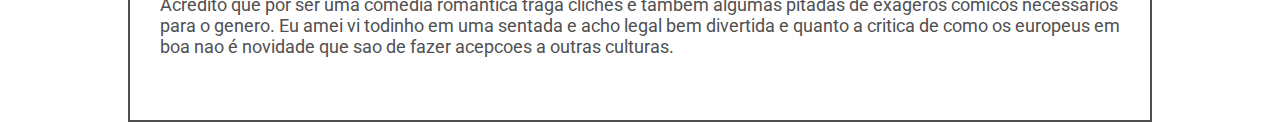
<file: temporadas.html>
<!DOCTYPE html>
<html lang="pt-br">

<head>
  <meta charset="UTF-8">
  <meta http-equiv="X-UA-Compatible" content="IE=edge">
  <meta name="viewport" content="width=device-width, initial-scale=1.0">

  <title>Temporadas</title>


  <link rel="stylesheet" href="./Style/inicio.css">
  <link rel="stylesheet" href="./Style/global.css">


  <link rel="preconnect" href="https://fonts.googleapis.com">
  <link rel="preconnect" href="https://fonts.gstatic.com" crossorigin>
  <link href="https://fonts.googleapis.com/css2?family=Roboto:wght@100;400;700&display=swap" rel="stylesheet">


</head>

<body>

  <div class="haeder">
    <div class="logo">
      <img src=".\Img\inicio\logo.png" alt="logo">
    </div>

    <div class="link">
      <li>
        <a href="index.html">Inicio</a>
        <a href="curiosidades.html">Curiosidades</a>
        <a href="noticias.html">Noticias</a>
        <a href="trilha sonora.html">Trilha sonora</a>
      </li>
    </div>

  </div>

  <div class="banner2">
    <br>
  </div>

  <br>

  <!-----------------------------------------TEMPORADA 1---------------------------------------------->

  <div class="temporadas">

    <div class="temp">
      <h2 id="temporada1">1ª temporada</h2>
    </div>

    <li>
      <div>
        <h3><a href="https://www.netflix.com/watch/81289281?trackId=255824129" target="_blank">1.Emily em Paris</a></h3>
        <p>Emily chega cheia de ideias e energia ao novo escritório em Paris.
          O único problema é que ela não sabe falar francês.</p>
      </div>

      <div>
        <h3><a href="https://www.netflix.com/watch/81289282?trackId=255824129" target="_blank">2.Palavras masculinas</a>
        </h3>
        <p>Em um evento de trabalho, o entusiasmo de Emily impressiona
          (até demais) um cliente mulherengo – e casado..</p>
      </div>

      <div>
        <h3><a href="https://www.netflix.com/watch/81289283?trackId=200257859" target="_blank">3. Sexy ou sexista</a>
        </h3>
        <p>Emily se preocupa com uma campanha polêmica
          enquanto lida com colegas desagradáveis,
          problemas no encanamento e aulas de francês.</p>
      </div>

      <div>
        <h3><a href="https://www.netflix.com/watch/81289284?trackId=200257859" target="_blank">4. Um beijo é só um
            beijo</a></h3>
        <p>Emily tem a chance de conquistar um cliente novo,
          mas um problema na empresa pode comprometer a negociação.</p>
      </div>

      <div>
        <h3><a href="https://www.netflix.com/watch/81289285?trackId=200257859" target="_blank">5. Falsos amigos</a></h3>
        <p>Emily percebe que o sucesso na rede social pode abrir portas em Paris.
          Depois, ela sai com os amigos e tem uma conversa com Gabriel.</p>
      </div>

      <div>
        <h3><a href="https://www.netflix.com/watch/81289286?trackId=200257858" target="_blank">6. Básica</a></h3>
        <p>Uma visita a um ateliê de alta costura não sai como o esperado,
          e Emily se consola na companhia de um professor aparentemente agradável.</p>
      </div>

      <div>
        <h3><a href="https://www.netflix.com/watch/81289287?trackId=200257858" target="_blank">7. Final francês</a></h3>
        <p>Uma atriz americana é convidada para inaugurar uma loja em Paris e Emily decide bancar a babá,
          mas as coisas saem do controle,
          inclusive a própria garota propaganda</p>
      </div>

      <div>
        <h3><a href="https://www.netflix.com/watch/81289288?trackId=200257858" target="_blank">8. Em família</a></h3>
        <p>Emily embarca em uma viagem de fim de semana cheia de surpresas. Em Paris,
          Mindy se reencontra com as amigas e vive uma noite inesquecível</p>
      </div>

      <div>
        <h3><a href="https://www.netflix.com/watch/81289289?trackId=200257858" target="_blank">9. O leilão</a></h3>
        <p>Emily chama atenção do herdeiro de Pierre Cadault,
          mas logo se mete em uma confusão envolvendo um leilão, um vestido de gala e uma dupla de designers.</p>
      </div>

      <div>
        <h3><a href="https://www.netflix.com/watch/81289290?trackId=200257858" target="_blank">10. Desfile cancelado</a>
        </h3>
        <p>Depois de um problema na Fashion Week,
          Emily tenta pensar em um plano para salvar seu emprego e se prepara para se despedir
          de um grande amigo.</p>
      </div>
    </li>
  </div>

  <!-----------------------------------------TEMPORADA 2---------------------------------------------->

  <div class="temporadas">
    <div class="temp">
      <h2>2ª temporada</h2>
    </div>

    <li>
      <div>
        <h3><a href="https://www.netflix.com/watch/81382334?trackId=255824129" target="_blank">1.Voulez-vous coucher
            avec moi?</a></h3>
        <p>Emily se sente culpada pelo encontro com Gabriel e decide passar
          um fim de semana romântico em outra cidade.
          Mindy se frustra com o novo emprego.</p>
      </div>

      <div>
        <h3><a href="https://www.netflix.com/watch/81382335?trackId=255824129" target="_blank">2. Sabe como se chega a
            St. Tropez?</a>
        </h3>
        <p>Trabalhar no fim de semana em Saint-Tropez? Ninguém merece!
          Mas depois de uma gafe nas redes sociais,
          Emily vai ter que batalhar para merecer seu emprego</p>
      </div>

      <div>
        <h3><a href="https://www.netflix.com/watch/81382336?trackId=200257858" target="_blank">3. Feliz aniversário!</a>
        </h3>
        <p>Emily planeja seu jantar de aniversário e o
          clima esquenta entre ela e as amigas de Camille. Gabriel se oferece para ajudá-la com o cardápio.</p>
      </div>

      <div>
        <h3><a href="https://www.netflix.com/watch/81382337?trackId=200257858" target="_blank">4. Jules e Em</a></h3>
        <p>O drama pessoal de Emily afeta o trabalho, e ela decide se dedicar mais às aulas de francês.
          Mindy enfrenta um mímico em seu novo show.</p>
      </div>

      <div>
        <h3><a href="https://www.netflix.com/watch/81382338?trackId=200257858" target="_blank">5. Um inglês em Paris</a>
        </h3>
        <p>Emily tenta praticar francês com um colega entediado enquanto lida com a
          inauguração do restaurante de Gabriel, o evento da Chopard e Camille.

        </p>
      </div>

      <div>
        <h3><a href="https://www.netflix.com/watch/81382339?trackId=200257858" target="_blank">6. Tensão a mil</a></h3>
        <p>Os ânimos ficam exaltados na inauguração do Chez Lavaux.
          Emily acha que Alfie entendeu mal seu jeito de ser. Sylvie chama atenção de um fotógrafo.</p>
      </div>

      <div>
        <h3><a href="https://www.netflix.com/watch/81382340?trackId=200257858" target="_blank">7. O chef, o ladrão, o
            fantasma dela e o amor dele</a></h3>
        <p>Finalmente Emily estabelece uma relação com Alfie, mas uma jaqueta emprestada dá pano para a manga.
          Sylvie se estressa com o novo cliente americano da Savoir.</p>
      </div>

      <div>
        <h3><a href="https://www.netflix.com/watch/81382341?trackId=200257858" target="_blank">8. Problemas em
            Champagne</a></h3>
        <p>Emily e Alfie se acabam com um delicioso jantar. No fim de semana,
          Emily vai até o château da família de Camille, onde rolhas de Champère estouram e outras coisas voam.</p>
      </div>

      <div>
        <h3><a href="https://www.netflix.com/watch/81382342?trackId=200257858" target="_blank">9. Fragrâncias e
            sensibilidade</a></h3>
        <p>Em Chicago, a chefe de Emily investiga as contas da Savoir,
          o que deixa Sylvie no limite.
          O segredo de Mindy é revelado, abalando seu novo romance.</p>
      </div>

      <div>
        <h3><a href="https://www.netflix.com/watch/81382343?trackId=200257858" target="_blank">10. Revolução
            Francesa</a>
        </h3>
        <p>Um desfile de moda em Versalhes vira palco para um confronto que pode determinar o futuro da
          Savoir e o da própria Emily.</p>
      </div>
    </li>
  </div>

  <!-----------------------------------------TEMPORADA 3---------------------------------------------->

  <div class="temporadas">
    <div class="temp">
      <h2>3ª temporada</h2>
    </div>

    <li>
      <div>
        <h3><a href="https://www.netflix.com/watch/81578551?trackId=200257858" target="_blank">1. Eu tenho dois
            amores</a></h3>
        <p>Sem saber qual caminho seguir no trabalho e no amor,
          Emily decide que chegou a hora de mudar... o cabelo!</p>
      </div>

      <div>
        <h3><a href="https://www.netflix.com/watch/81578552?trackId=200257858" target="_blank">2. Pra que isso
            tudo...</a>
        </h3>
        <p>Emily pede ajuda a um ex-colega para enfrentar o caos na Savoir,
          mas uma tentativa de trégua durante um evento de gala acaba dando muito errado</p>
      </div>

      <div>
        <h3><a href="https://www.netflix.com/watch/81578552?trackId=200257858" target="_blank">3. Golpe de estado</a>
        </h3>
        <p>Sylvie recorre ao charme para melhorar as condições de trabalho,
          Mindy toma uma atitude ousada nos bastidores, e Emily decide seu próximo passo.</p>
      </div>

      <div>
        <h3><a href="https://www.netflix.com/watch/81578553?trackId=200257858" target="_blank">4. Emily Cooper, direto
            de Paris</a></h3>
        <p>Enquanto banca a turista em Paris, Emily consegue um trabalho que coloca seu conhecimento de francês à prova.
          Camille encontra uma artista intrigante.</p>
      </div>

      <div>
        <h3><a href="https://www.netflix.com/watch/81578555?trackId=200257858" target="_blank">5. Oh Là La Liste</a>
        </h3>
        <p>Emily usa seus contatos para tentar colocar Sylvie na lista de mais influentes.
          Mindy esbarra em um amigo bem relacionado. Alfie dá uma festa.
        </p>
      </div>

      <div>
        <h3><a href="https://www.netflix.com/watch/81578556?trackId=200257858" target="_blank">6. Ex na Provença</a>
        </h3>
        <p>Um evento de carros de luxo leva Emily e seu grupo a um château na Provença,
          com direito a campos de lavanda, refeições chiques, um convidado surpresa e clima de romance.</p>
      </div>

      <div>
        <h3><a href="https://www.netflix.com/watch/81578557?trackId=200257858" target="_blank"></a>7. Como perder um
          designer em 10 dias</h3>
        <p>Tem uma dose dupla de drama rolando na Agence Grateau. Mindy recebe um convite enigmático
          e decide pedir ajuda a Emily e Gabriel.</p>
      </div>

      <div>
        <h3><a href="https://www.netflix.com/watch/81578557?trackId=200257858" target="_blank">8. Vítima da moda</a>
        </h3>
        <p>A situação de Pierre fica delicada e vários rumores sobre a inauguração da loja começam a circular.
          Sylvie entra em contato com um velho conhecido.</p>
      </div>

      <div>
        <h3><a href="https://www.netflix.com/watch/81578559?trackId=200257858" target="_blank"></a>9. O amor está no ar
        </h3>
        <p>Insegura por conta de sua relação com Alfie, Emily começa a ter problemas com o namorado de Mindy.
          Gabriel decide focar em seu futuro.</p>
      </div>

      <div>
        <h3><a href="https://www.netflix.com/watch/81578559?trackId=200257858" target="_blank">10. Farsa</a>
        </h3>
        <p>Ocupada com as missões de sabotar um colega e ajudar Gabriel a realizar seu sonho culinário,
          Emily vai a uma celebração em Champagne que tem uma reviravolta chocante.</p>
      </div>
    </li>
  </div>

  <div>
    <h2>Criticas da Série</h2>
  </div>

  <div class="critica">
    <h3>Aline Silveira - uma estrela</h3>
    <p>Assisti a primeira temporada inteira por insistência, pois a cada episódio minha irritação com a
      protagonista só foi aumentando. É como um filme bastante óbvio da sessão da tarde que não tem fim. Sem novidades,
      os norte americanos trazem sua visão debochada e preconceituosa sobre outras nações (em especial sobre a França),
      num roteiro onde os erros "inocentes" da garotinha fofa que se veste como uma patricinha sempre se resolvem
      facilmente.
      Não há profundidade em nenhum personagem, além de uma romantização da deslealdade e da futilidade, uma vez que a
      personagem
      "batalhadora" pula de uma festa em outra e está sempre desfrutando da riqueza de terceiros com quem se envolve.
      Curiosamente
      todos os personagens que caem em seu colo são ricos, e imediatamente se encantam com sua "jovialidade e beleza", o
      que é apresentado de forma tosca e rasa.
      Não recomendo sequer para distração, pois é tão estúpido que chega a irritar.</p>
  </div>

  <div class="critica">
    <h3>Bruno Zicman - uma estrela</h3>
    <p>Horrível. Um show racista que passa uma imagem péssima dos próprios franceses. Primeiramente todos os personagens
      parecem ter uma admiração completamente aleatória aos americanos e todos eles querem mudar as próprias
      personalidades pra parecer mais com a Emily, o que não faz o menor sentido e não seria assim na vida real. 90% dos
      personagens franceses por alguma razão falam inglês sem nenhum sotaque, e além disso a arrogância da Emily é
      completamente normalizada. Paris está entre as top 5 cidades com maior diversidade cultural, e apenas existem
      personagens brancos, e mesmo que existam os dois amigos da Emily, além deles serem as únicas pessoas não
      completamente ocidentais, eles não tem a menor importância para o plot da série, e eles apenas estão lá para
      cumprir
      a tabela para que a série seja considerada "representativa", mas esses personagens não representam nada. Sem
      contar
      que a Mindy apenas faz comentários racistas ou piadas sexuais em suas falas, e literalmente mais nada.</p>
  </div>

  <div class="critica">
    <h3>
      Sônia Klann - duas estrelas</h3>
    <p>Tudo da certo na vida dela porque os franceses querem comer a protagonista. Apesar de fingir que é algo sobre
      empoderamento feminino fica mostrando como os homens estão interessados pela aparência dela, por ser jovem e no
      fato de ser americana. Parabéns Netflix produzir isso em pleno 2020.

      É legalzinha por ser em Paris, os outros personagens são legais. Mas acho bem problemática fazer algo do tipo,
      tinha potencial pra ir por outro viés. Ninguém aguenta mais os homens dando em cima no trabalho, o nome é assédio.
      Tentou ser diabo veste prada e passou longe.</p>
  </div>

  <div class="critica">
    <h3>
      David Andrade - duas estrelas</h3>
    <p>Não gostei, programa previsível e cheio de clichés. Vamos começar com as piadas problemáticas sobre a França,
      quase todo mundo é xenofóbico, você tem a protagonista que no início não era levada a sério porque tinha uma
      """visão americana""", o povo aqui nos comentários dizendo que isso é uma realidade de Paris só mostra o quão o
      povo é ignorante tanto como o criador da série, vou dizer um fato engraçado paris é considerado a 5 cidade com
      mais diversidade do mundo TODO, ou seja na frança isso não acontece e nem uma realidade. Até tem uma cena bizarra
      da protagonista a fazer sexo com um menor de idade e na série acaba por ser mostrada como se fosse algo
      "engraçado", o que é só nojento e escroto. Não recomendo, não esperava muito do Darren Star o mesmo criador de
      "Sex And the city", um programa cheio de ""piadas"" transfobicas e racistas</p>
  </div>

  <div class="critica">
    <h3>
      Maria João Carvalho- cinco estrelas</h3>
    <p>Uma série bem produzida , bem humorada , representa bem os franceses como os americanos, gostei do elenco, a
      cidade está muito bem representada - Paris , vê-se muito bem, divertida , otimista , o romance muito bem
      introduzido , aguardo a 2 temporada . A Emily muito bem retratada para as raparigas em princípio de carreira de
      blogueiras aonde a moda é muito actual , o uso das redes sociais muito bem explorado .</p>
  </div>

  <div class="critica">
    <h3>
      Kamily Gonçalves - cinco estrelas</h3>
    <p>A série é muito agradável e cumpre o que se propõe a fazer: entrete o público (em sua maioria feminino) de forma
      leve, abordando assuntos típicos de comédias românticas. Enredo que te prende, te diverte e faz com que você se
      coloque no lugar da personagem, que aliás é muito carismática!</p>
  </div>

  <div class="critica">
    <h3>
      Crystina Leide - cinco estrelas</h3>
    <p>Acredito que por ser uma comedia romantica traga clichés e tambem algumas pitadas de exageros cômicos necessarios
      para o genero. Eu amei vi todinho em uma sentada e acho legal bem divertida e quanto a critica de como os europeus
      em boa nao é novidade que sao de fazer acepcoes a outras culturas.</p>
  </div>





</body>

</html>
</file>
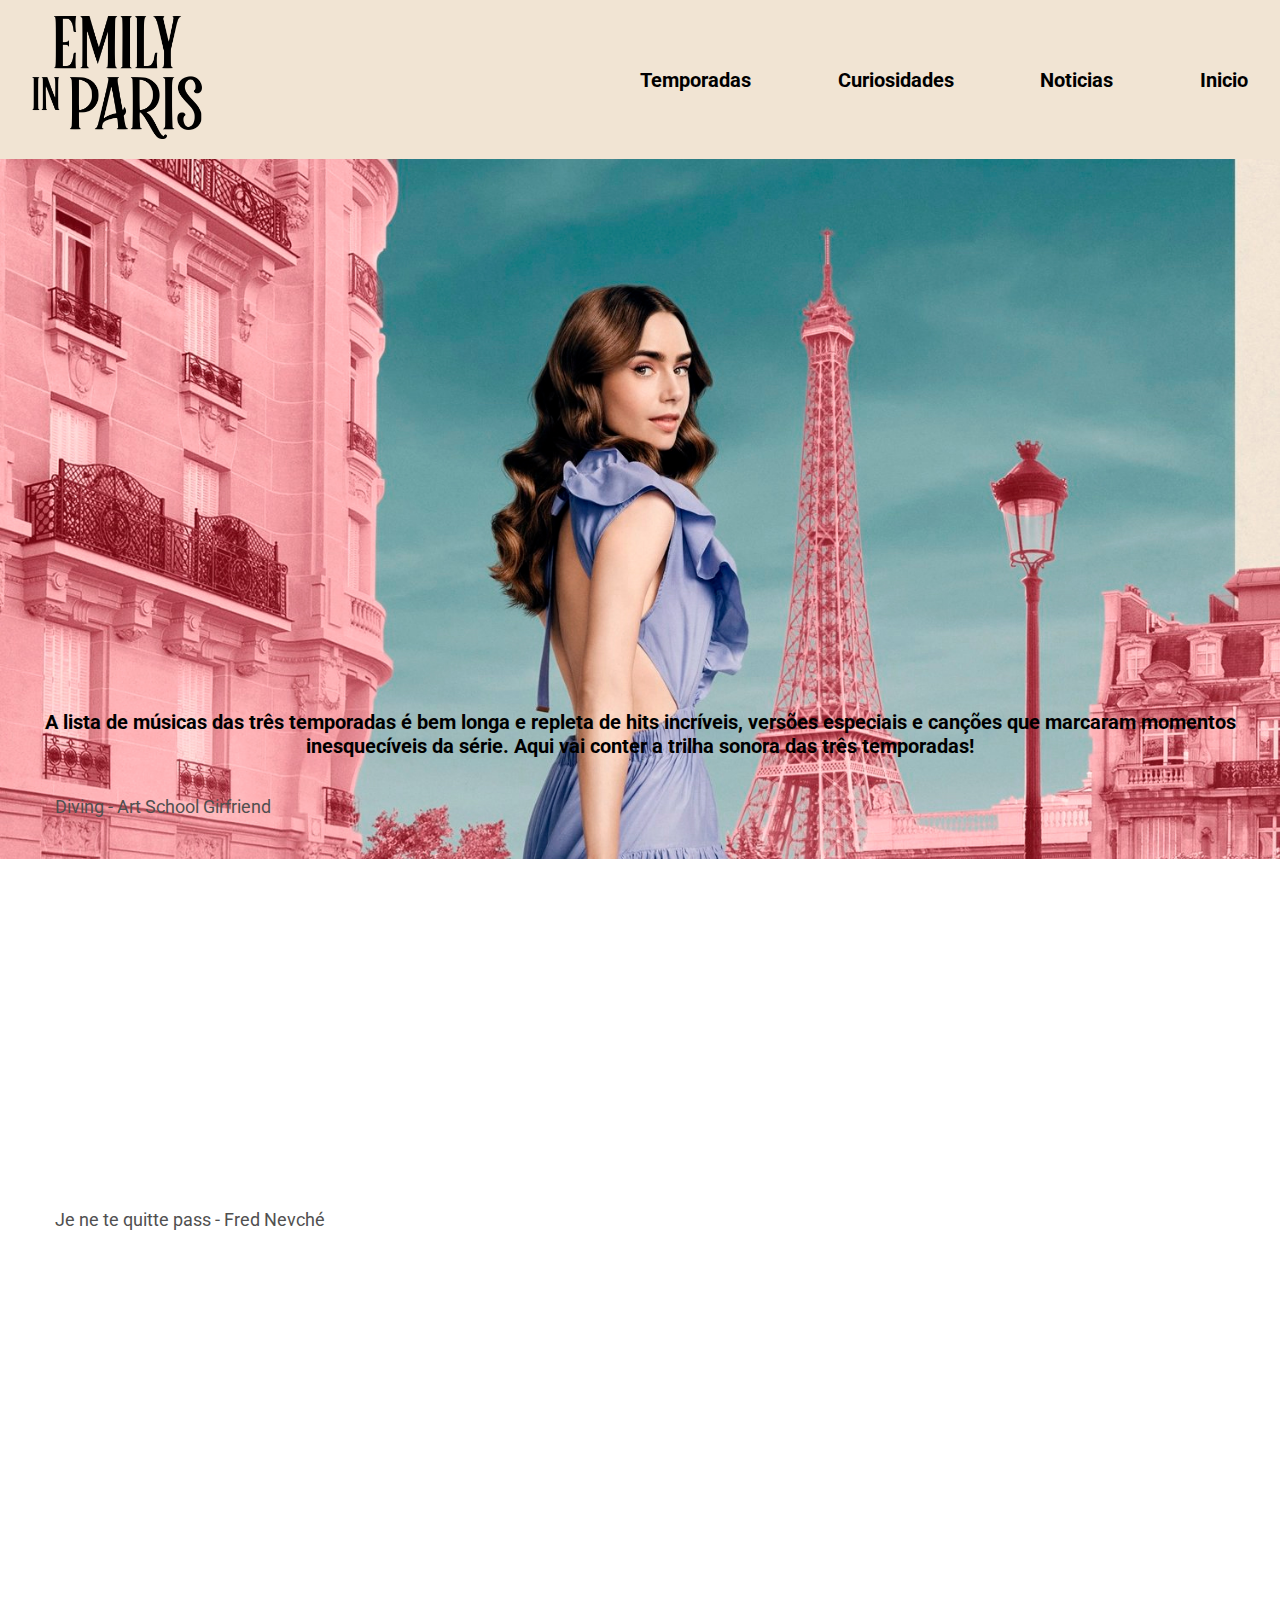
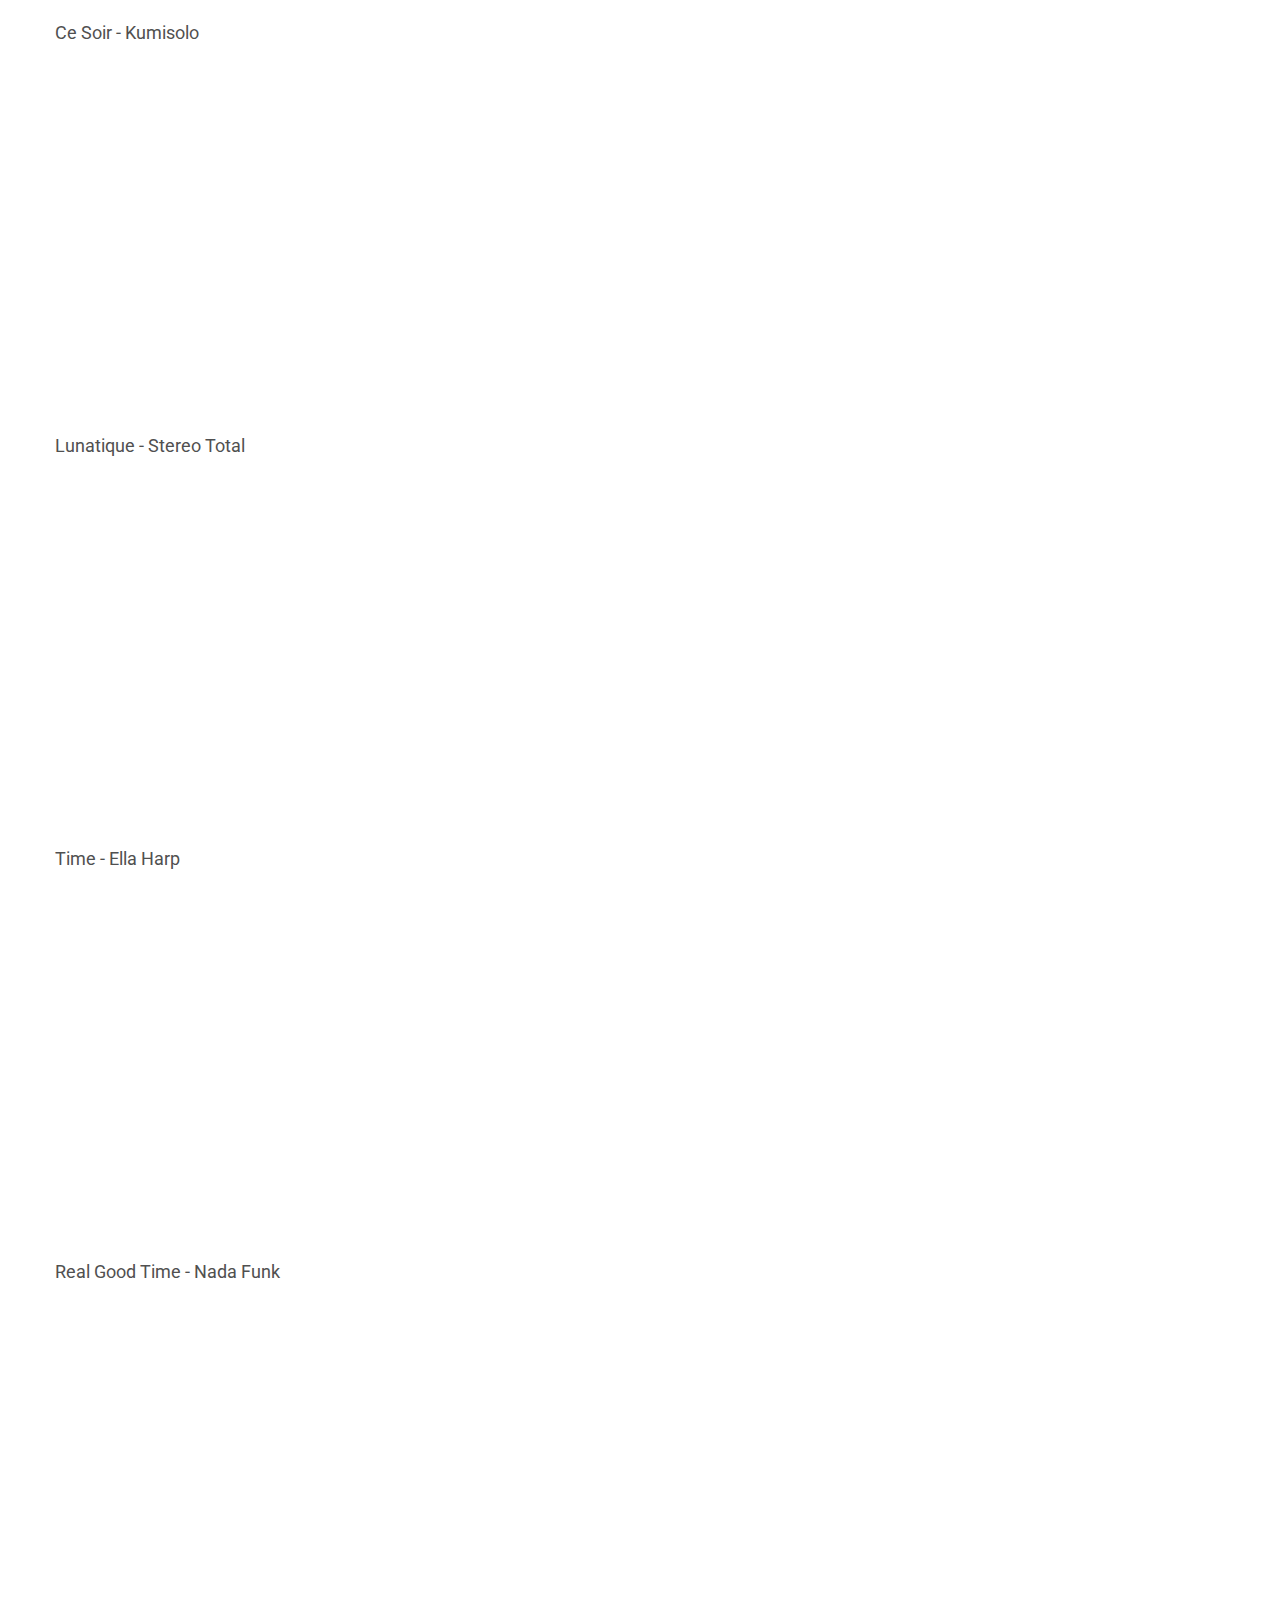
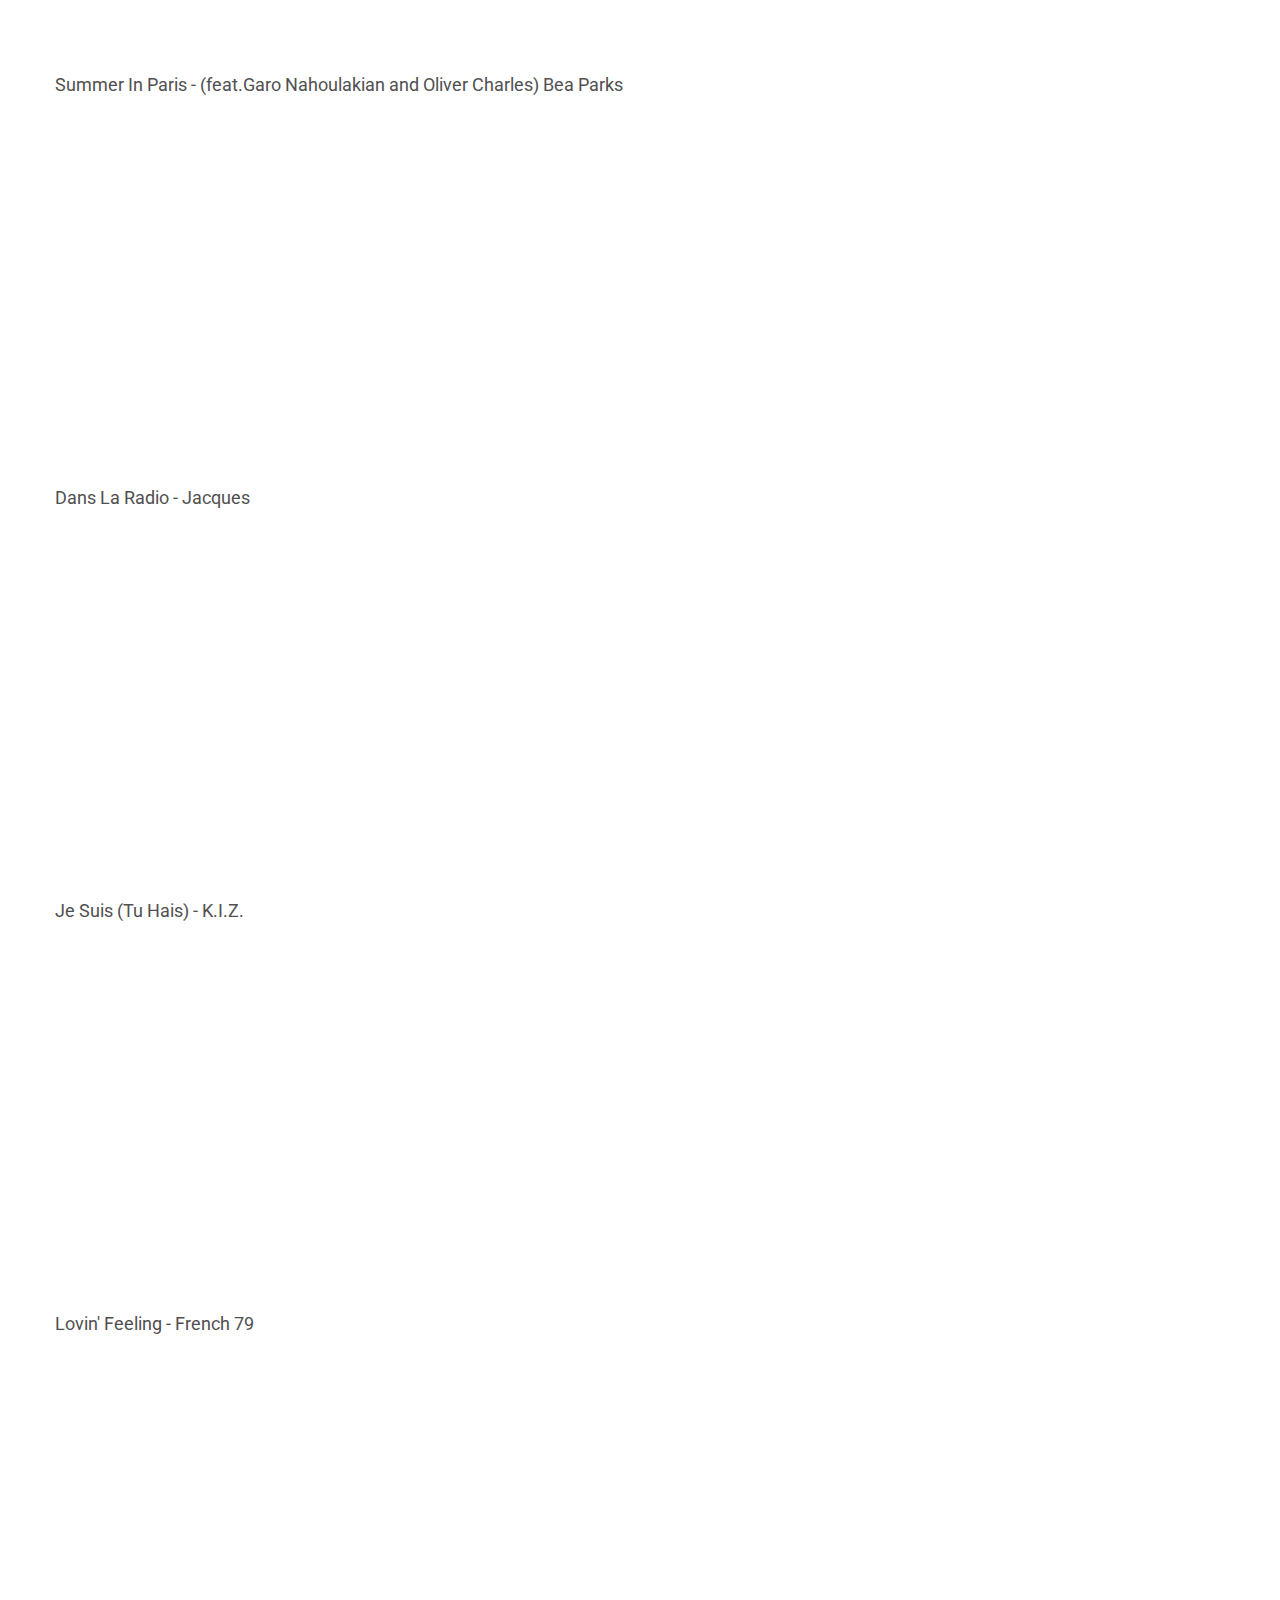
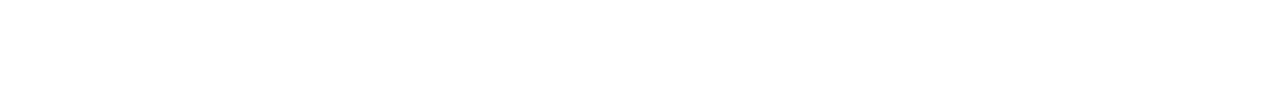
<file: trilha sonora.html>
<!DOCTYPE html>
<html lang="pt-br">

<head>
  <meta charset="UTF-8">
  <meta http-equiv="X-UA-Compatible" content="IE=edge">
  <meta name="viewport" content="width=device-width, initial-scale=1.0">

  <title>Emily em Paris</title>

  <link rel="stylesheet" href="./Style/inicio.css">
  <link rel="stylesheet" href="./Style/global.css">

  <link rel="preconnect" href="https://fonts.googleapis.com">
  <link rel="preconnect" href="https://fonts.gstatic.com" crossorigin>
  <link href="https://fonts.googleapis.com/css2?family=Roboto:wght@100;400;700&display=swap" rel="stylesheet">

</head>

<body>
  <div class="haeder">
    <div class="logo">
      <img src=".\Img\inicio\logo.png" alt="logo">
    </div>

    <div class="link">
      <li>
        <a href="temporadas.html">Temporadas</a>
        <a href="curiosidades.html">Curiosidades</a>
        <a href="noticias.html">Noticias</a>
        <a href="index.html">Inicio</a>
      </li>
    </div>
  </div>
  <div class="banner">
    <br>

    <div class="ts">
      <h3> A lista de músicas das três temporadas é bem longa e repleta de hits incríveis, versões especiais e canções
        que marcaram momentos inesquecíveis da série. Aqui vai conter a trilha sonora das três temporadas!</h3>
    </div>

    <div>
      <li>
        <ul>
          <p class="trilhatext">Diving - Art School Girfriend</p><iframe style="border-radius:12px"
            src="https://open.spotify.com/embed/track/1ExwRvj0PTv5j4jh6tQXRv?utm_source=generator" width="80%"
            height="352" frameBorder="0" allowfullscreen=""
            allow="autoplay; clipboard-write; encrypted-media; fullscreen; picture-in-picture" loading="lazy"></iframe>
        </ul>
      </li>
    </div>

    <div>
      <li>
        <ul>
          <p class="trilhatext">Je ne te quitte pass - Fred Nevché</p><iframe style="border-radius:12px"
            src="https://open.spotify.com/embed/track/2iTASCclU14M5AXXuX9XG2?utm_source=generator" width="80%"
            height="352" frameBorder="0" allowfullscreen=""
            allow="autoplay; clipboard-write; encrypted-media; fullscreen; picture-in-picture" loading="lazy"></iframe>
        </ul>
      </li>
    </div>

    <div>
      <li>
        <ul>
          <p class="trilhatext">Ce Soir - Kumisolo</p><iframe style="border-radius:12px"
            src="https://open.spotify.com/embed/track/5sJ3ZLtdHIckPX0mKzLE0c?utm_source=generator" width="80%"
            height="352" frameBorder="0" allowfullscreen=""
            allow="autoplay; clipboard-write; encrypted-media; fullscreen; picture-in-picture" loading="lazy"></iframe>
      </li>
      </li>
    </div>

    <div>
      <li>
        <ul>
          <p class="trilhatext">Lunatique - Stereo Total</p><iframe style="border-radius:12px"
            src="https://open.spotify.com/embed/track/0zUB6hm411BExuuUnWgPG5?utm_source=generator" width="80%"
            height="352" frameBorder="0" allowfullscreen=""
            allow="autoplay; clipboard-write; encrypted-media; fullscreen; picture-in-picture" loading="lazy"></iframe>
        </ul>
      </li>
    </div>

    <div>
      <li>
        <ul>
          <p class="trilhatext">Time - Ella Harp</p><iframe style="border-radius:12px"
            src="https://open.spotify.com/embed/track/678uB8SQ7ra2yUNvh8diwE?utm_source=generator" width="80%"
            height="352" frameBorder="0" allowfullscreen=""
            allow="autoplay; clipboard-write; encrypted-media; fullscreen; picture-in-picture" loading="lazy"></iframe>
        </ul>
      </li>
    </div>

    <div>
      <li>
        <ul>
          <p class="trilhatext">Real Good Time - Nada Funk</p><iframe style="border-radius:12px"
            src="https://open.spotify.com/embed/track/2yEh3ddusmyf8S3GJfdBz4?utm_source=generator" width="80%"
            height="352" frameBorder="0" allowfullscreen=""
            allow="autoplay; clipboard-write; encrypted-media; fullscreen; picture-in-picture" loading="lazy"></iframe>
        </ul>
      </li>
    </div>

    <div>
      <li>
        <ul>
          <p class="trilhatext">Summer In Paris - (feat.Garo Nahoulakian and Oliver Charles) Bea Parks</p><iframe
            style="border-radius:12px"
            src="https://open.spotify.com/embed/track/6vAnqih8iYzws5IBxjMbgw?utm_source=generator" width="80%"
            height="352" frameBorder="0" allowfullscreen=""
            allow="autoplay; clipboard-write; encrypted-media; fullscreen; picture-in-picture" loading="lazy"></iframe>
        </ul>
      </li>
    </div>

    <div>
      <li>
        <ul>
          <p class="trilhatext">Dans La Radio - Jacques</p><iframe style="border-radius:12px"
            src="https://open.spotify.com/embed/track/5mR5YX3gjv0DIGqvzXnbjb?utm_source=generator" width="80%"
            height="352" frameBorder="0" allowfullscreen=""
            allow="autoplay; clipboard-write; encrypted-media; fullscreen; picture-in-picture" loading="lazy"></iframe>
        </ul>
      </li>
    </div>

    <div>
      <li>
        <ul>
          <p class="trilhatext">Je Suis (Tu Hais) - K.I.Z.</p><iframe style="border-radius:12px"
            src="https://open.spotify.com/embed/track/1s1DqwJZNCrSlFponDoD0k?utm_source=generator" width="80%"
            height="352" frameBorder="0" allowfullscreen=""
            allow="autoplay; clipboard-write; encrypted-media; fullscreen; picture-in-picture"
            loading="lazy"></iframe></iframe>
        </ul>
      </li>
    </div>

    <div>
      <li>
        <ul>
          <p class="trilhatext">Lovin' Feeling - French 79</p><iframe style="border-radius:12px"
            src="https://open.spotify.com/embed/track/5pxtj7cCnv2hZe6mbS2MBx?utm_source=generator" width="80%"
            height="352" frameBorder="0" allowfullscreen=""
            allow="autoplay; clipboard-write; encrypted-media; fullscreen; picture-in-picture" loading="lazy"></iframe>
        </ul>
      </li>
    </div>

</body>

</html>
</file>
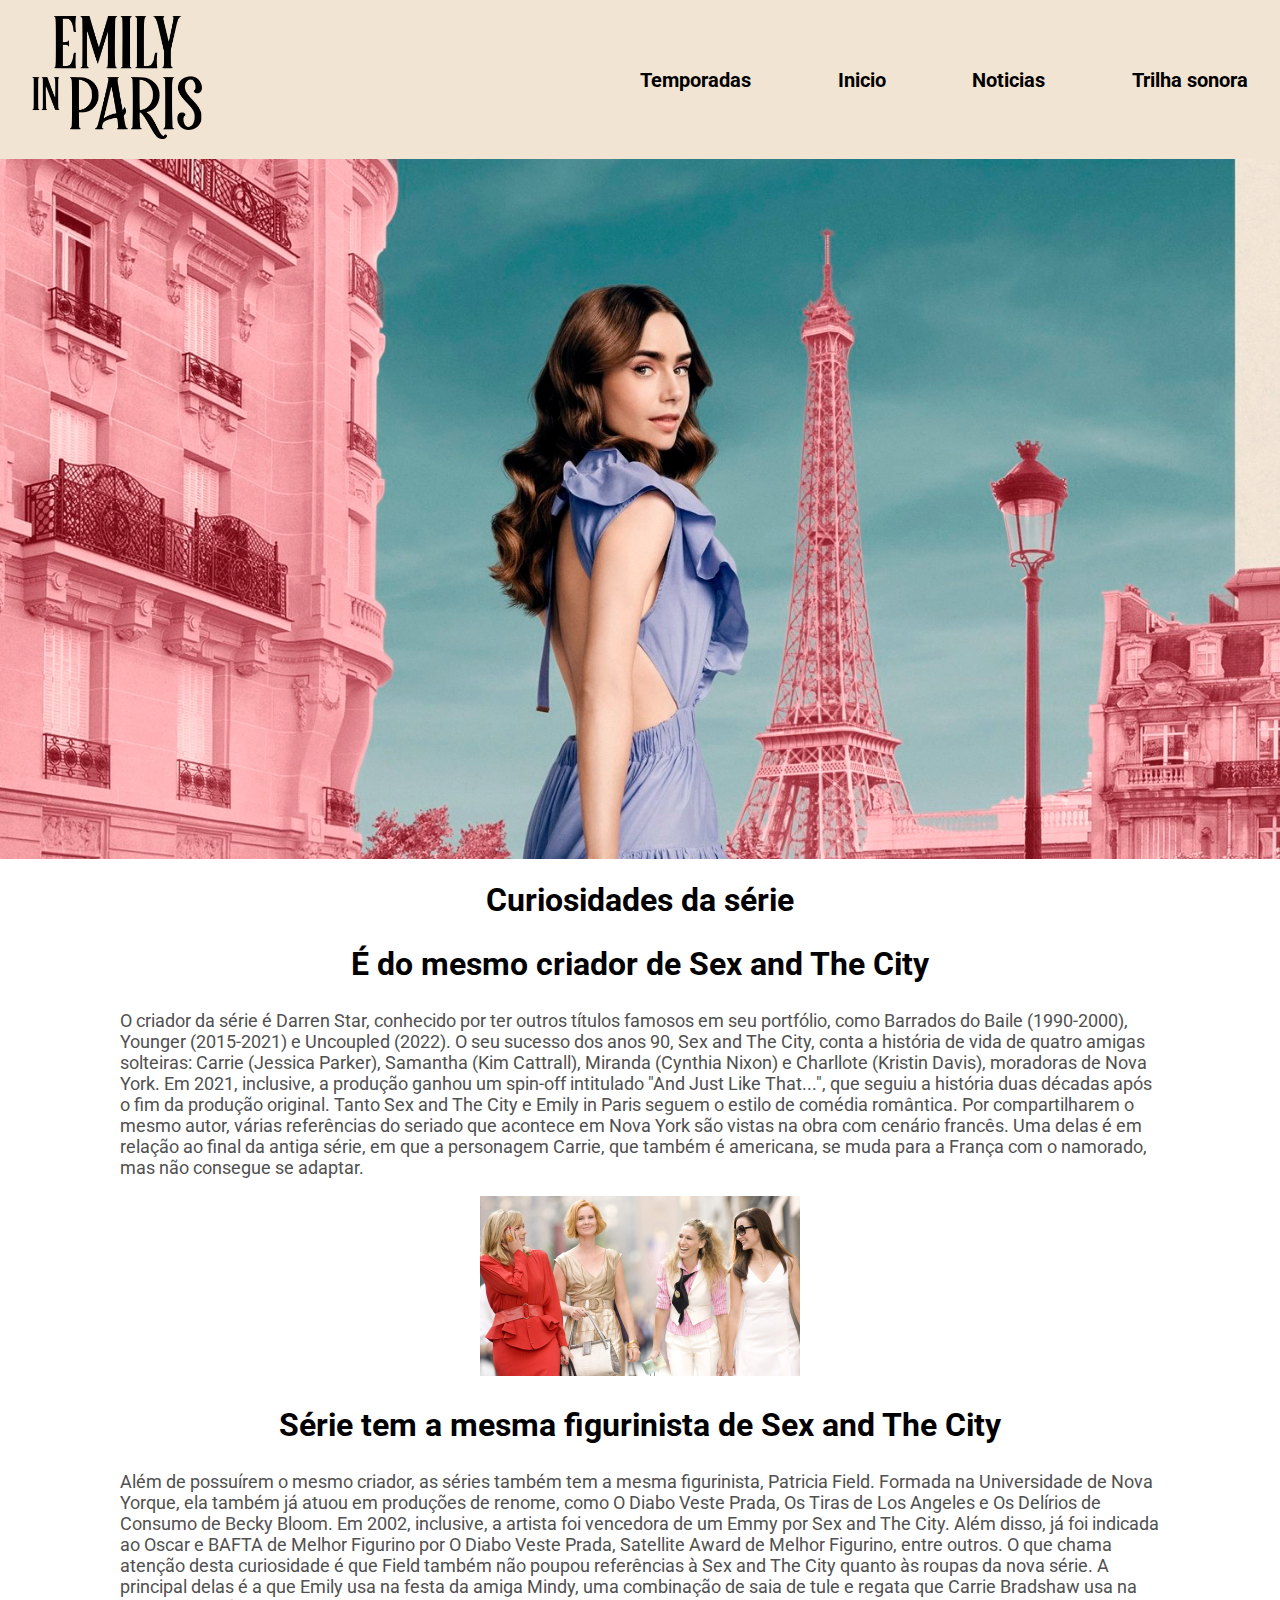
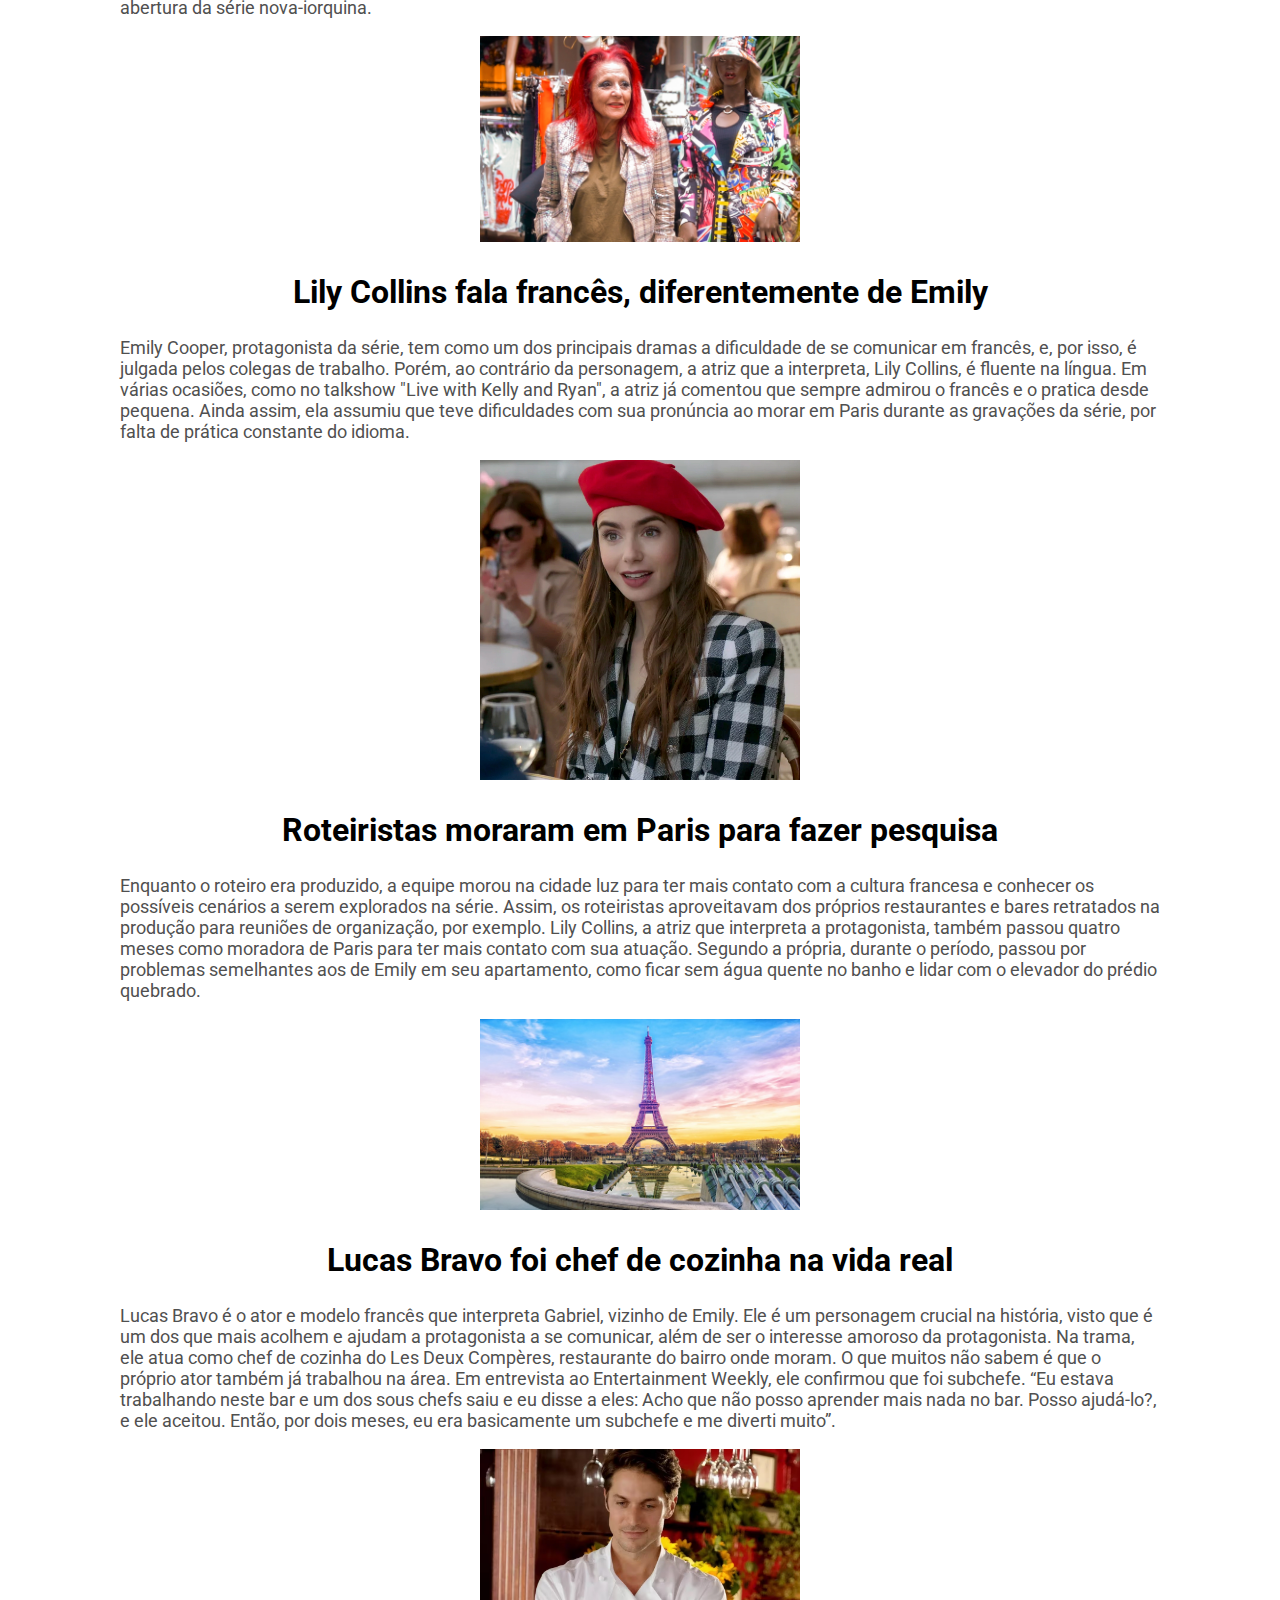
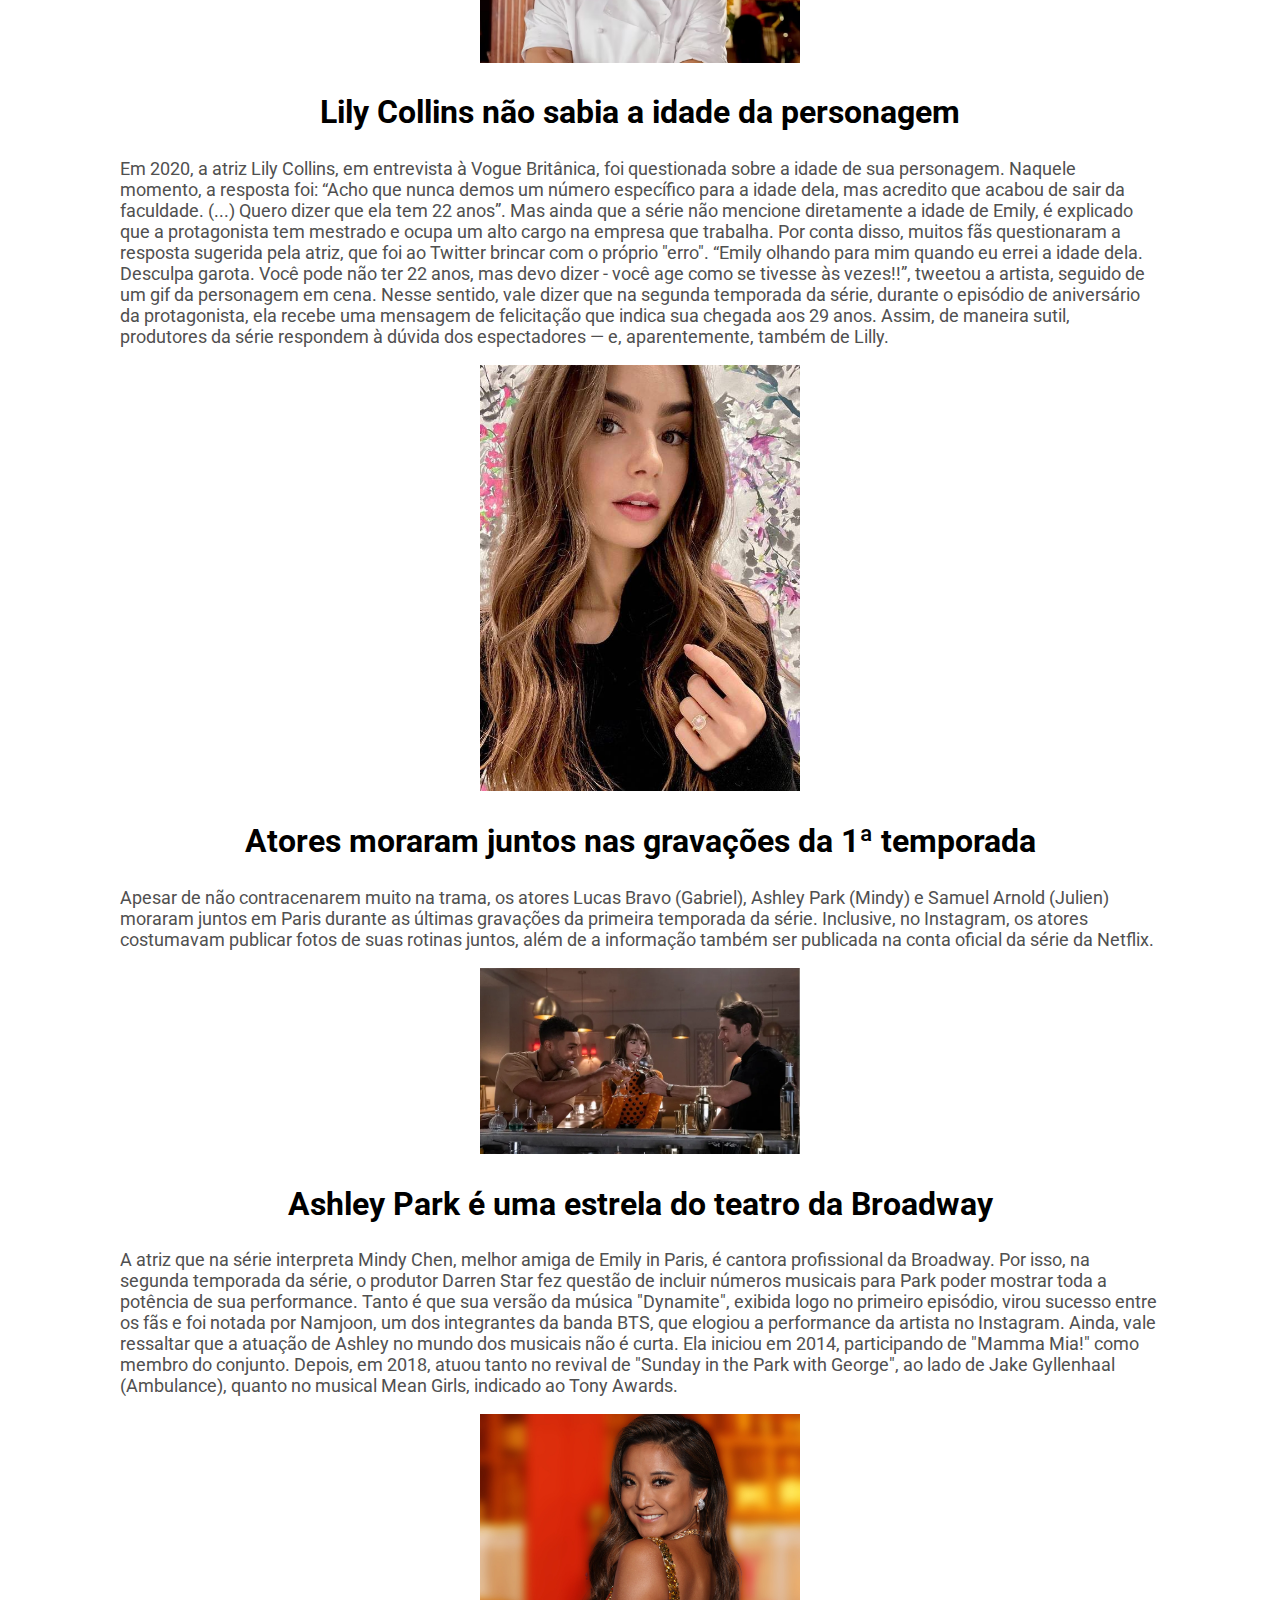
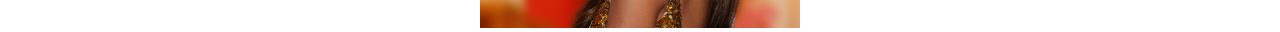
<file: Site/curiosidades.html>
<!DOCTYPE html>
<html lang="pt-br">

<head>
  <meta charset="UTF-8">
  <meta http-equiv="X-UA-Compatible" content="IE=edge">
  <meta name="viewport" content="width=device-width, initial-scale=1.0">

  <title>Emily em Paris</title>

  <link rel="stylesheet" href="./Style/inicio.css">
  <link rel="stylesheet" href="./Style/global.css">

  <link rel="preconnect" href="https://fonts.googleapis.com">
  <link rel="preconnect" href="https://fonts.gstatic.com" crossorigin>
  <link href="https://fonts.googleapis.com/css2?family=Roboto:wght@100;400;700&display=swap" rel="stylesheet">

</head>

<body>
  <div class="haeder">
    <div class="logo">
      <img src=".\Img\inicio\logo.png" alt="logo">
    </div>

    <div class="link">
      <li>
        <a href="temporadas.html">Temporadas</a>
        <a href="Inicio.html">Inicio</a>
        <a href="noticias.html">Noticias</a>
        <a href="trilha sonora.html">Trilha sonora</a>
      </li>
    </div>
  </div>

  <div class="banner">
    <br>
  </div>

  <div>
    <h1>Curiosidades da série</h1>
    <h2>É do mesmo criador de Sex and The City</h2>
    <p class="curitxt">
      O criador da série é Darren Star, conhecido por ter outros títulos famosos em seu portfólio, como
      Barrados do
      Baile
      (1990-2000), Younger (2015-2021) e Uncoupled (2022). O seu sucesso dos anos 90, Sex and The City, conta a história
      de vida de quatro amigas solteiras: Carrie (Jessica Parker), Samantha (Kim Cattrall), Miranda (Cynthia Nixon) e
      Charllote (Kristin Davis), moradoras de Nova York. Em 2021, inclusive, a produção ganhou um spin-off intitulado
      "And
      Just Like That...", que seguiu a história duas décadas após o fim da produção original.

      Tanto Sex and The City e Emily in Paris seguem o estilo de comédia romântica. Por compartilharem o mesmo autor,
      várias referências do seriado que acontece em Nova York são vistas na obra com cenário francês. Uma delas é em
      relação ao final da antiga série, em que a personagem Carrie, que também é americana, se muda para a França com o
      namorado, mas não consegue se adaptar.</p>
  </div>

  <div class="curiimg">
    <img src=".\Img\curiosidades\img1.jpg" width="25%" height="25%">
  </div>


  <div>
    <h2>Série tem a mesma figurinista de Sex and The City</h2>
    <p class="curitxt">
      Além de possuírem o mesmo criador, as séries também tem a mesma figurinista, Patricia Field.
      Formada na Universidade de Nova Yorque, ela também já atuou em produções de renome, como O Diabo Veste Prada, Os
      Tiras de Los Angeles e Os Delírios de Consumo de Becky Bloom. Em 2002, inclusive, a artista foi vencedora de um
      Emmy por Sex and The City. Além disso, já foi indicada ao Oscar e BAFTA de Melhor Figurino por O Diabo Veste
      Prada, Satellite Award de Melhor Figurino, entre outros.

      O que chama atenção desta curiosidade é que Field também não poupou referências à Sex and The City quanto às
      roupas da nova série. A principal delas é a que Emily usa na festa da amiga Mindy, uma combinação de saia de tule
      e regata que Carrie Bradshaw usa na abertura da série nova-iorquina.
    </p>

  </div>
   <div class="curiimg"><img src="Img/curiosidades/img2.jpg" width="25%" height="25%"></div>
  <div>

    <h2>Lily Collins fala francês, diferentemente de Emily</h2>
    <p class="curitxt">
      Emily Cooper, protagonista da série, tem como um dos principais dramas a dificuldade de se
      comunicar em francês, e, por isso, é julgada pelos colegas de trabalho. Porém, ao contrário da personagem, a atriz
      que a interpreta, Lily Collins, é fluente na língua.

      Em várias ocasiões, como no talkshow "Live with Kelly and Ryan", a atriz já comentou que sempre admirou o francês
      e o pratica desde pequena. Ainda assim, ela assumiu que teve dificuldades com sua pronúncia ao morar em Paris
      durante as gravações da série, por falta de prática constante do idioma.
    </p>
  </div>

</div>
<div class="curiimg"><img src="Img/curiosidades/img3.webp" width="25%" height="25%"></div>
<div>

  <div>

    <h2>Roteiristas moraram em Paris para fazer pesquisa</h2>
    <p class="curitxt">
      Enquanto o roteiro era produzido, a equipe morou na cidade luz para ter mais contato com a cultura francesa e
      conhecer os possíveis cenários a serem explorados na série. Assim, os roteiristas aproveitavam dos próprios
      restaurantes e bares retratados na produção para reuniões de organização, por exemplo.

      Lily Collins, a atriz que interpreta a protagonista, também passou quatro meses como moradora de Paris para ter
      mais contato com sua atuação. Segundo a própria, durante o período, passou por problemas semelhantes aos de Emily
      em seu apartamento, como ficar sem água quente no banho e lidar com o elevador do prédio quebrado.
    </p>
  </div>

</div>
<div class="curiimg"><img src="Img/curiosidades/img4.jpg" width="25%" height="25%"></div>
<div>

  <h2>Lucas Bravo foi chef de cozinha na vida real</h2>
  <p class="curitxt">
    Lucas Bravo é o ator e modelo francês que interpreta Gabriel, vizinho de Emily. Ele é um personagem crucial na
    história, visto que é um dos que mais acolhem e ajudam a protagonista a se comunicar, além de ser o interesse
    amoroso da protagonista. Na trama, ele atua como chef de cozinha do Les Deux Compères, restaurante do bairro onde
    moram.

    O que muitos não sabem é que o próprio ator também já trabalhou na área. Em entrevista ao Entertainment Weekly, ele
    confirmou que foi subchefe. “Eu estava trabalhando neste bar e um dos sous chefs saiu e eu disse a eles: Acho que
    não posso aprender mais nada no bar. Posso ajudá-lo?, e ele aceitou. Então, por dois meses, eu era basicamente um
    subchefe e me diverti muito”.
  </p>
  </div>

</div>
<div class="curiimg"><img src="Img/curiosidades/img5.avif" width="25%" height="25%"></div>
<div>

  <h2>Lily Collins não sabia a idade da personagem</h2>
  <p class="curitxt">
    Em 2020, a atriz Lily Collins, em entrevista à Vogue Britânica, foi questionada sobre a idade de sua personagem.
    Naquele momento, a resposta foi: “Acho que nunca demos um número específico para a idade dela, mas acredito que
    acabou de sair da faculdade. (...) Quero dizer que ela tem 22 anos”. Mas ainda que a série não mencione diretamente
    a idade de Emily, é explicado que a protagonista tem mestrado e ocupa um alto cargo na empresa que trabalha.

    Por conta disso, muitos fãs questionaram a resposta sugerida pela atriz, que foi ao Twitter brincar com o próprio
    "erro". “Emily olhando para mim quando eu errei a idade dela. Desculpa garota. Você pode não ter 22 anos, mas devo
    dizer - você age como se tivesse às vezes!!”, tweetou a artista, seguido de um gif da personagem em cena.
    Nesse sentido, vale dizer que na segunda temporada da série, durante o episódio de aniversário da protagonista, ela
    recebe uma mensagem de felicitação que indica sua chegada aos 29 anos. Assim, de maneira sutil, produtores da série
    respondem à dúvida dos espectadores — e, aparentemente, também de Lilly.
  </p>
  </div>

</div>
<div class="curiimg"><img src="Img/curiosidades/img6.jpg" width="25%" height="25%"></div>
<div>

  <h2>Atores moraram juntos nas gravações da 1ª temporada</h2>
  <p class="curitxt">
    Apesar de não contracenarem muito na trama, os atores Lucas Bravo (Gabriel), Ashley Park (Mindy) e Samuel Arnold
    (Julien) moraram juntos em Paris durante as últimas gravações da primeira temporada da série. Inclusive, no
    Instagram, os atores costumavam publicar fotos de suas rotinas juntos, além de a informação também ser publicada na
    conta oficial da série da Netflix.
    </div>

  </div>
  <div class="curiimg"><img src="Img/curiosidades/img7.webp" width="25%" height="25%"></div>
  <div>

  <h2>Ashley Park é uma estrela do teatro da Broadway</h2>
  <p class="curitxt">
    A atriz que na série interpreta Mindy Chen, melhor amiga de Emily in Paris, é cantora profissional da Broadway. Por
    isso, na segunda temporada da série, o produtor Darren Star fez questão de incluir números musicais para Park poder
    mostrar toda a potência de sua performance. Tanto é que sua versão da música "Dynamite", exibida logo no primeiro
    episódio, virou sucesso entre os fãs e foi notada por Namjoon, um dos integrantes da banda BTS, que elogiou a
    performance da artista no Instagram.

    Ainda, vale ressaltar que a atuação de Ashley no mundo dos musicais não é curta. Ela iniciou em 2014, participando
    de "Mamma Mia!" como membro do conjunto. Depois, em 2018, atuou tanto no revival de "Sunday in the Park with
    George", ao lado de Jake Gyllenhaal (Ambulance), quanto no musical Mean Girls, indicado ao Tony Awards.
    </div>

  </div>
  <div class="curiimg"><img src="Img/curiosidades/img8.jpg" width="25%" height="25%"></div>
  <div>
</file>
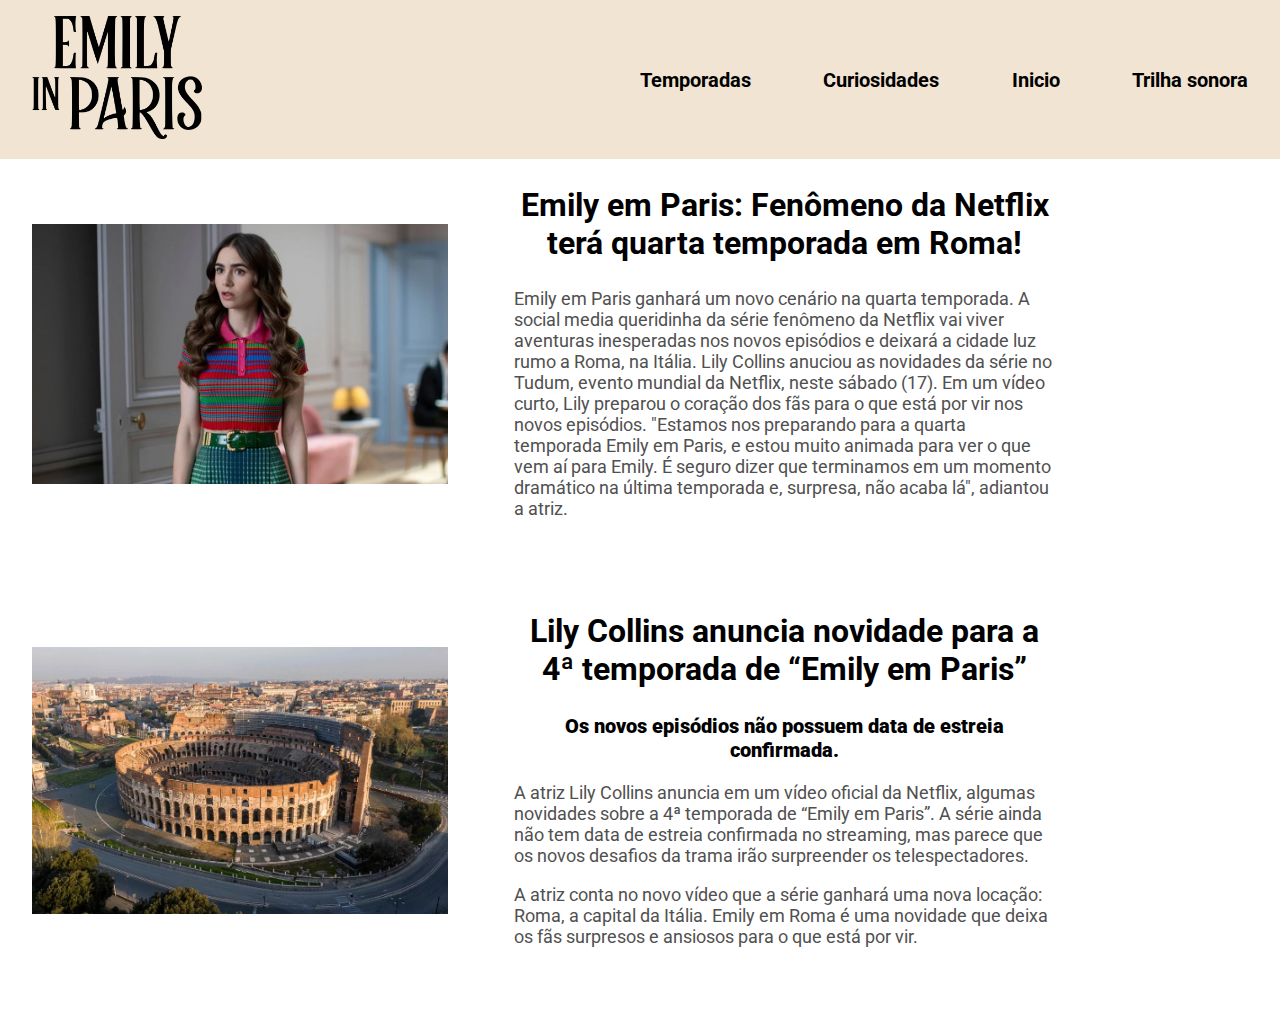
<file: Site/noticias.html>
<!DOCTYPE html>
<html lang="pt-br">

<head>
  <meta charset="UTF-8">
  <meta http-equiv="X-UA-Compatible" content="IE=edge">
  <meta name="viewport" content="width=device-width, initial-scale=1.0">

  <title>Emily em Paris</title>

  <link rel="stylesheet" href="./Style/inicio.css">
  <link rel="stylesheet" href="./Style/global.css">

  <link rel="preconnect" href="https://fonts.googleapis.com">
  <link rel="preconnect" href="https://fonts.gstatic.com" crossorigin>
  <link href="https://fonts.googleapis.com/css2?family=Roboto:wght@100;400;700&display=swap" rel="stylesheet">

</head>

<body>
  <div class="haeder">
    <div class="logo">
      <img src=".\Img\inicio\logo.png" alt="logo">
    </div>

    <div class="link">
      <li>
        <a href="temporadas.html">Temporadas</a>
        <a href="curiosidades.html">Curiosidades</a>
        <a href="Inicio.html">Inicio</a>
        <a href="trilha sonora.html">Trilha sonora</a>
      </li>
    </div>
  </div>

  <div class="sinopse2">
    <div class="sinopse2text">
      <h2><a
          href="https://noticiasdatv.uol.com.br/noticia/series/emily-em-paris-fenomeno-da-netflix-tera-quarta-temporada-em-roma-104221"
          target="_blank">Emily em Paris: Fenômeno da Netflix terá quarta temporada em Roma!</a></h2>
      <p>Emily em Paris ganhará um novo cenário na quarta temporada. A social media queridinha da série fenômeno da
        Netflix vai viver aventuras inesperadas nos novos episódios e deixará a cidade luz rumo a Roma, na Itália. Lily
        Collins anuciou as novidades da série no Tudum, evento mundial da Netflix, neste sábado (17). Em um vídeo curto,
        Lily preparou o coração dos fãs para o que está por vir nos novos episódios. "Estamos nos preparando para a
        quarta temporada Emily em Paris, e estou muito animada para ver o que vem aí para Emily. É seguro dizer que
        terminamos em um momento dramático na última temporada e, surpresa, não acaba lá", adiantou a atriz.
      </p>
    </div>
    <div class="noticiaimg">

      <img src=".\Img\noticias\noticia1.webp" alt="Imagem da Emily">

    </div>
  </div>

  <div class="noticia">
    <div class="sinopse2text">
      <h2><a
          href="https://hitsite.com.br/entretenimento/series/lily-collins-anuncia-novidade-para-a-4a-temporada-de-emily-em-paris/"
          target="_blank">Lily Collins
          anuncia novidade para a 4ª temporada de “Emily em Paris”</a></h2>
      <h3><b>Os novos episódios não possuem data de estreia confirmada.</b></h3>
      <p>
        A atriz Lily Collins anuncia em um vídeo oficial da Netflix, algumas novidades sobre a 4ª temporada de “Emily em
        Paris”. A série ainda não tem data de estreia confirmada no streaming, mas parece que os novos desafios da trama
        irão surpreender os telespectadores.
      </p>
      <p>A atriz conta no novo vídeo que a série ganhará uma nova locação: Roma, a capital da Itália. Emily em Roma é
        uma novidade que deixa os fãs surpresos e ansiosos para o que está por vir.</p>
    </div>



    <div class="noticiaimg">
      <img src=".\Img\noticias\noticia2.webp" alt="Imagem da Emily">
    </div>

    

    

    















</body>

</html>
</file>
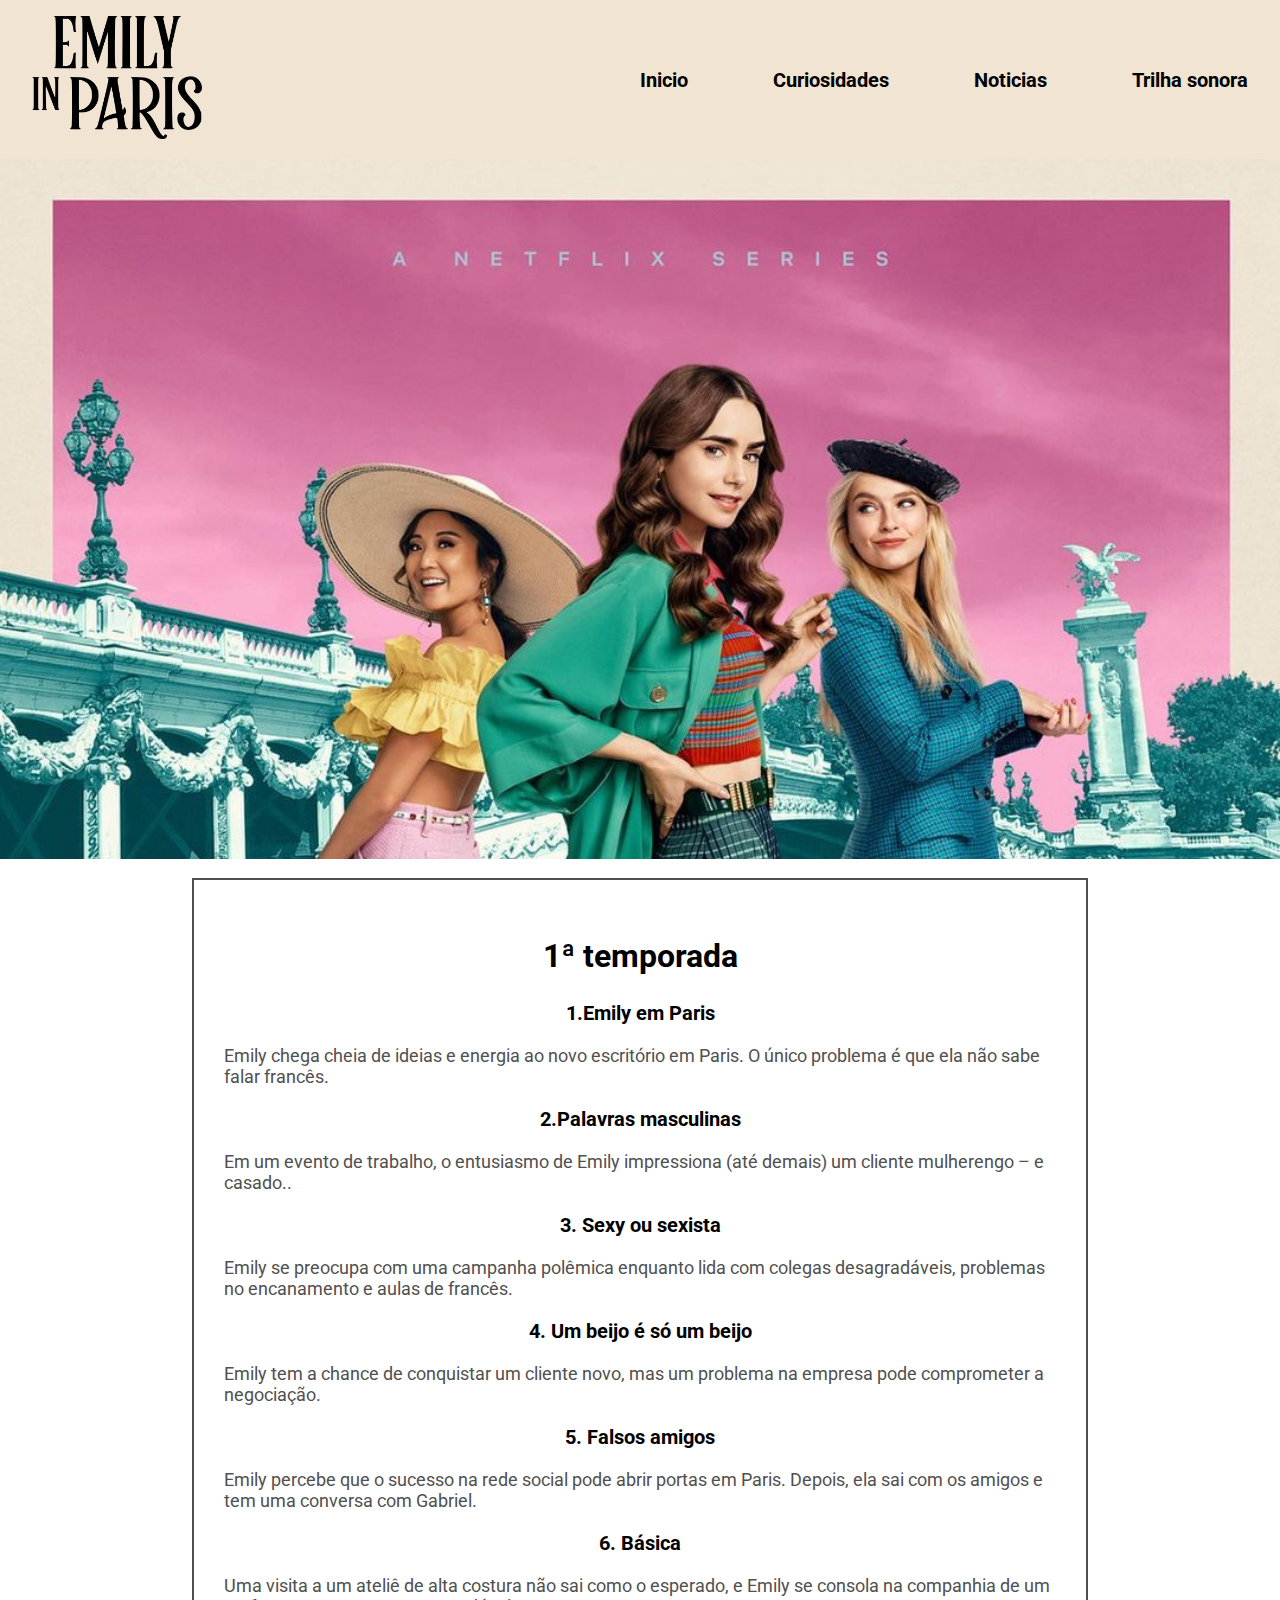
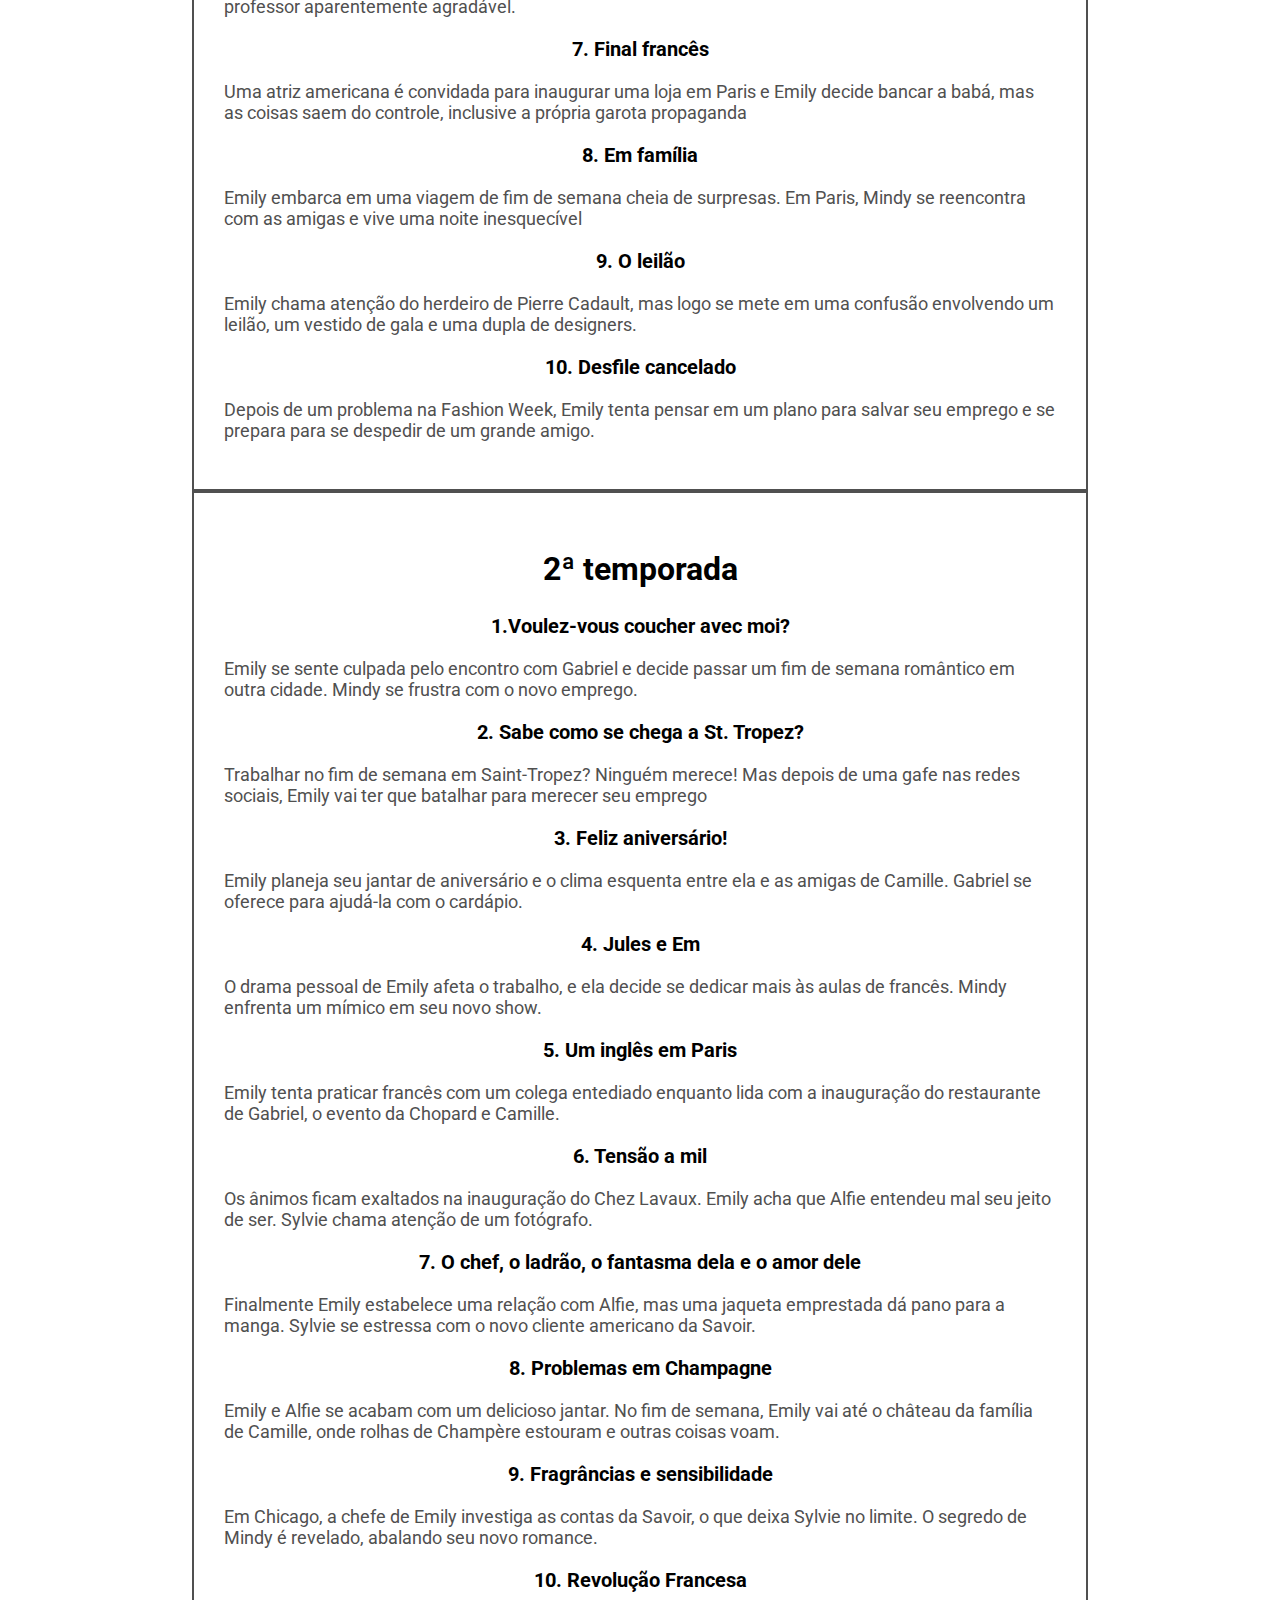
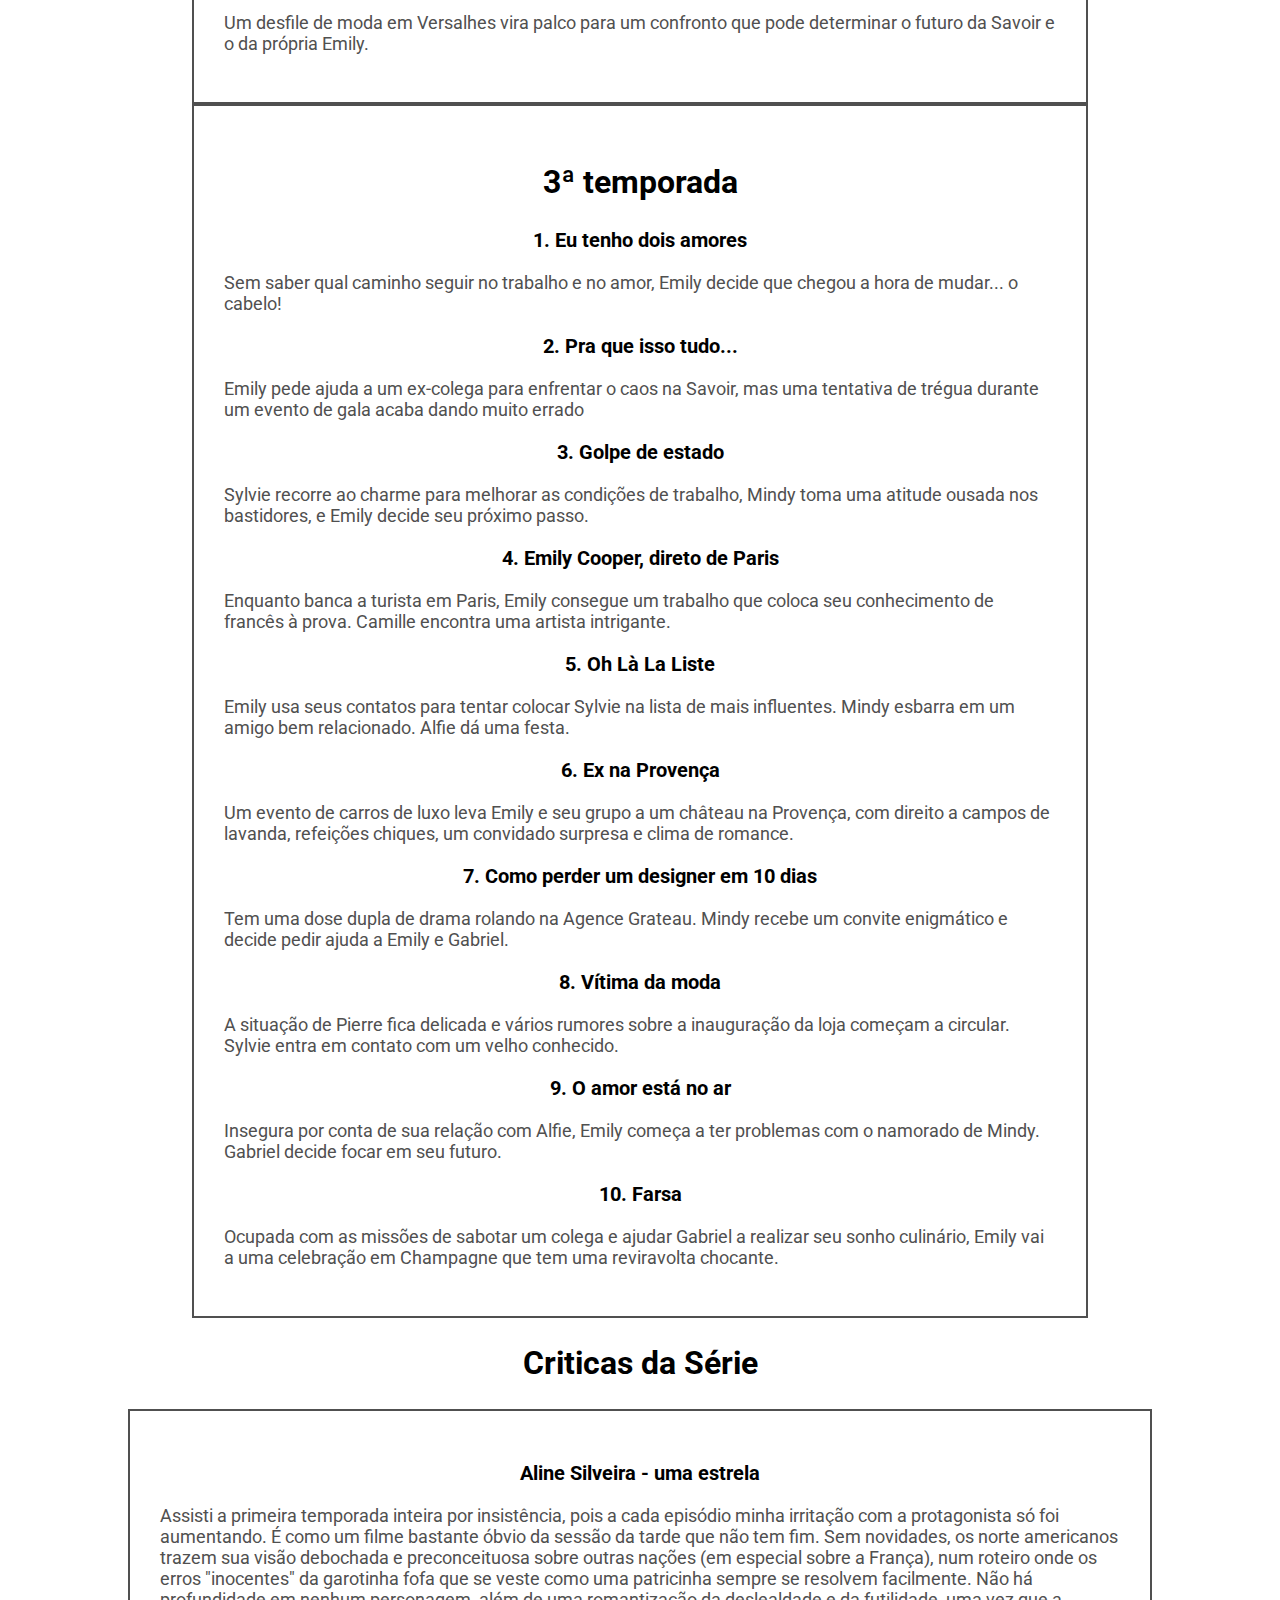
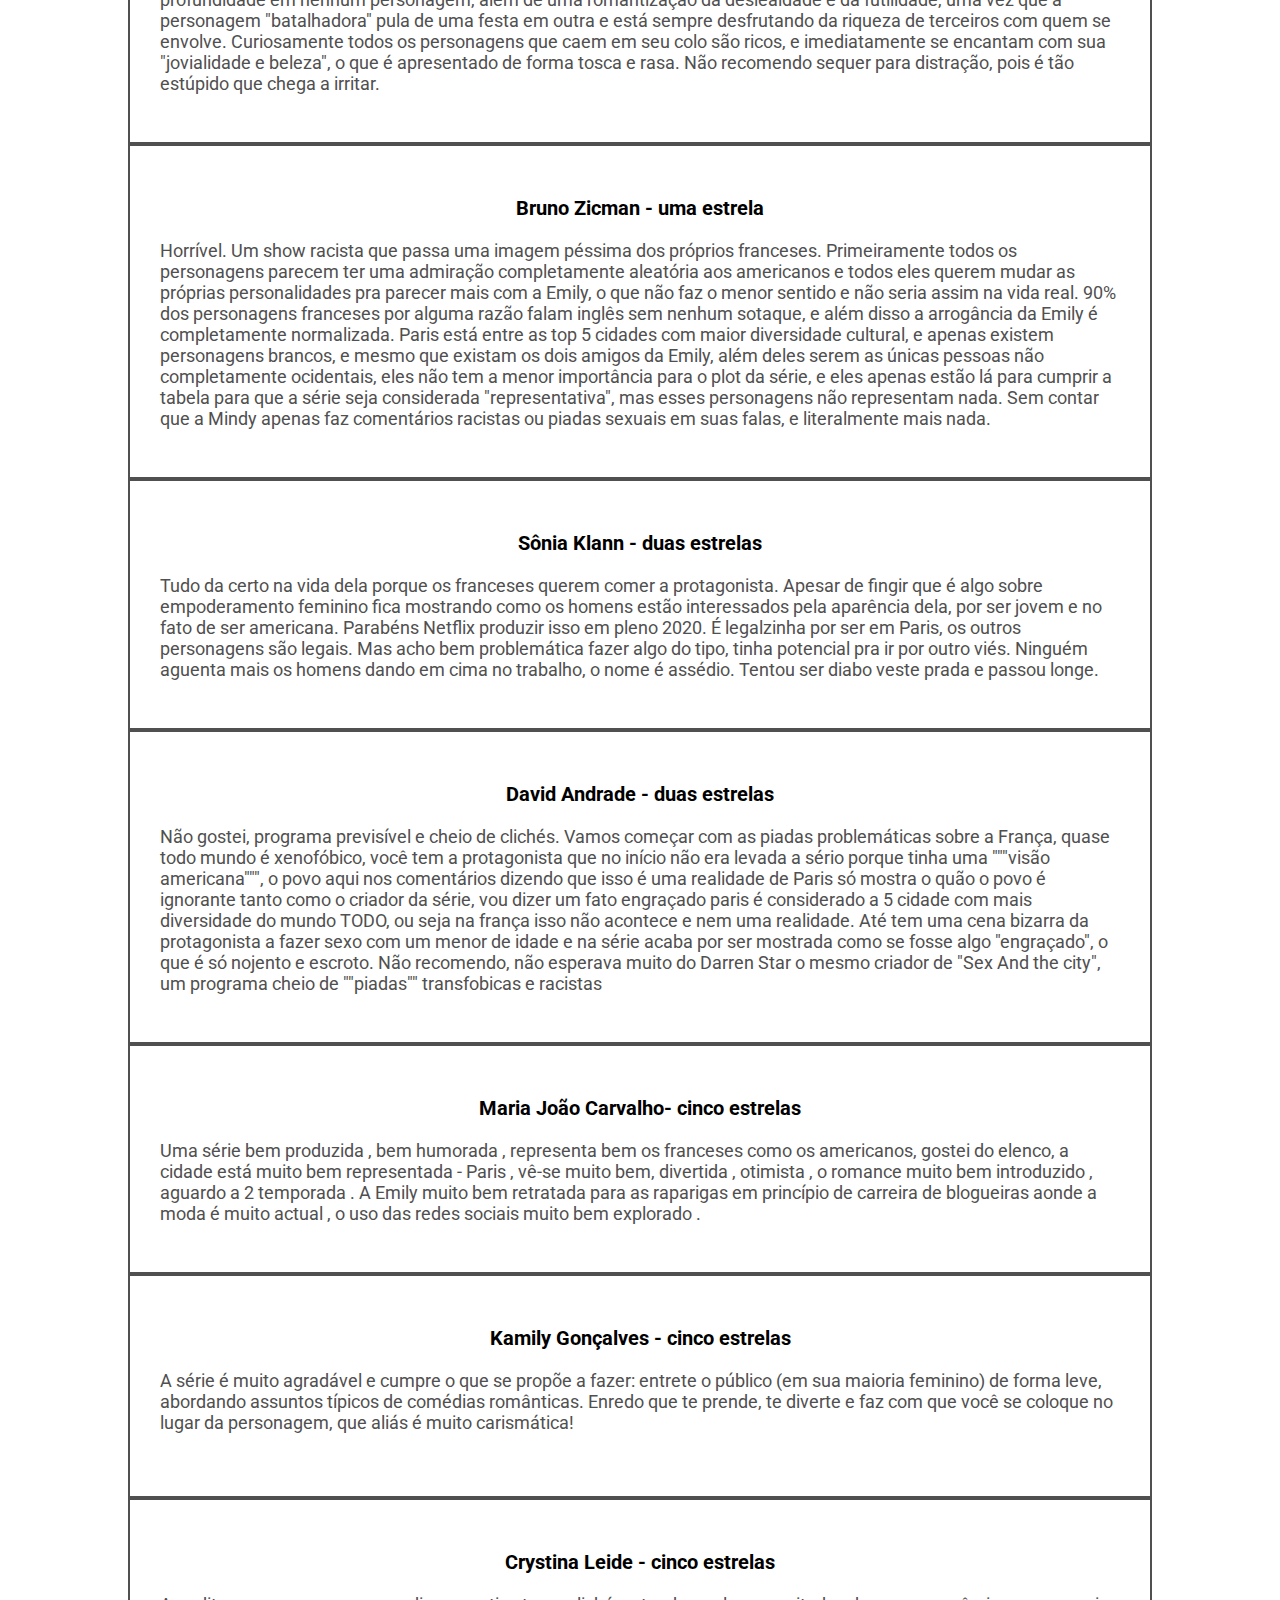
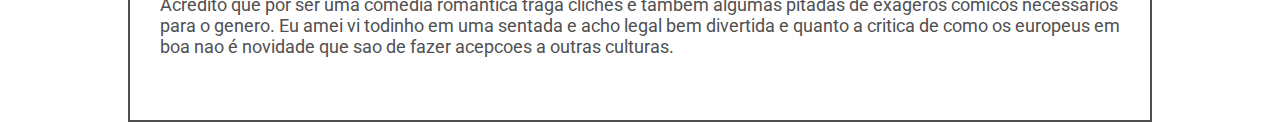
<file: Site/temporadas.html>
<!DOCTYPE html>
<html lang="pt-br">

<head>
  <meta charset="UTF-8">
  <meta http-equiv="X-UA-Compatible" content="IE=edge">
  <meta name="viewport" content="width=device-width, initial-scale=1.0">

  <title>Temporadas</title>


  <link rel="stylesheet" href="./Style/inicio.css">
  <link rel="stylesheet" href="./Style/global.css">


  <link rel="preconnect" href="https://fonts.googleapis.com">
  <link rel="preconnect" href="https://fonts.gstatic.com" crossorigin>
  <link href="https://fonts.googleapis.com/css2?family=Roboto:wght@100;400;700&display=swap" rel="stylesheet">


</head>

<body>

  <div class="haeder">
    <div class="logo">
      <img src=".\Img\inicio\logo.png" alt="logo">
    </div>

    <div class="link">
      <li>
        <a href="Inicio.html">Inicio</a>
        <a href="curiosidades.html">Curiosidades</a>
        <a href="noticias.html">Noticias</a>
        <a href="trilha sonora.html">Trilha sonora</a>
      </li>
    </div>

  </div>

  <div class="banner2">
    <br>
  </div>

  <br>

  <!-----------------------------------------TEMPORADA 1---------------------------------------------->

  <div class="temporadas">

    <div class="temp">
      <h2 id="temporada1">1ª temporada</h2>
    </div>

    <li>
      <div>
        <h3><a href="https://www.netflix.com/watch/81289281?trackId=255824129" target="_blank">1.Emily em Paris</a></h3>
        <p>Emily chega cheia de ideias e energia ao novo escritório em Paris.
          O único problema é que ela não sabe falar francês.</p>
      </div>

      <div>
        <h3><a href="https://www.netflix.com/watch/81289282?trackId=255824129" target="_blank">2.Palavras masculinas</a>
        </h3>
        <p>Em um evento de trabalho, o entusiasmo de Emily impressiona
          (até demais) um cliente mulherengo – e casado..</p>
      </div>

      <div>
        <h3><a href="https://www.netflix.com/watch/81289283?trackId=200257859" target="_blank">3. Sexy ou sexista</a>
        </h3>
        <p>Emily se preocupa com uma campanha polêmica
          enquanto lida com colegas desagradáveis,
          problemas no encanamento e aulas de francês.</p>
      </div>

      <div>
        <h3><a href="https://www.netflix.com/watch/81289284?trackId=200257859" target="_blank">4. Um beijo é só um
            beijo</a></h3>
        <p>Emily tem a chance de conquistar um cliente novo,
          mas um problema na empresa pode comprometer a negociação.</p>
      </div>

      <div>
        <h3><a href="https://www.netflix.com/watch/81289285?trackId=200257859" target="_blank">5. Falsos amigos</a></h3>
        <p>Emily percebe que o sucesso na rede social pode abrir portas em Paris.
          Depois, ela sai com os amigos e tem uma conversa com Gabriel.</p>
      </div>

      <div>
        <h3><a href="https://www.netflix.com/watch/81289286?trackId=200257858" target="_blank">6. Básica</a></h3>
        <p>Uma visita a um ateliê de alta costura não sai como o esperado,
          e Emily se consola na companhia de um professor aparentemente agradável.</p>
      </div>

      <div>
        <h3><a href="https://www.netflix.com/watch/81289287?trackId=200257858" target="_blank">7. Final francês</a></h3>
        <p>Uma atriz americana é convidada para inaugurar uma loja em Paris e Emily decide bancar a babá,
          mas as coisas saem do controle,
          inclusive a própria garota propaganda</p>
      </div>

      <div>
        <h3><a href="https://www.netflix.com/watch/81289288?trackId=200257858" target="_blank">8. Em família</a></h3>
        <p>Emily embarca em uma viagem de fim de semana cheia de surpresas. Em Paris,
          Mindy se reencontra com as amigas e vive uma noite inesquecível</p>
      </div>

      <div>
        <h3><a href="https://www.netflix.com/watch/81289289?trackId=200257858" target="_blank">9. O leilão</a></h3>
        <p>Emily chama atenção do herdeiro de Pierre Cadault,
          mas logo se mete em uma confusão envolvendo um leilão, um vestido de gala e uma dupla de designers.</p>
      </div>

      <div>
        <h3><a href="https://www.netflix.com/watch/81289290?trackId=200257858" target="_blank">10. Desfile cancelado</a>
        </h3>
        <p>Depois de um problema na Fashion Week,
          Emily tenta pensar em um plano para salvar seu emprego e se prepara para se despedir
          de um grande amigo.</p>
      </div>
    </li>
  </div>

  <!-----------------------------------------TEMPORADA 2---------------------------------------------->

  <div class="temporadas">
    <div class="temp">
      <h2>2ª temporada</h2>
    </div>

    <li>
      <div>
        <h3><a href="https://www.netflix.com/watch/81382334?trackId=255824129" target="_blank">1.Voulez-vous coucher
            avec moi?</a></h3>
        <p>Emily se sente culpada pelo encontro com Gabriel e decide passar
          um fim de semana romântico em outra cidade.
          Mindy se frustra com o novo emprego.</p>
      </div>

      <div>
        <h3><a href="https://www.netflix.com/watch/81382335?trackId=255824129" target="_blank">2. Sabe como se chega a
            St. Tropez?</a>
        </h3>
        <p>Trabalhar no fim de semana em Saint-Tropez? Ninguém merece!
          Mas depois de uma gafe nas redes sociais,
          Emily vai ter que batalhar para merecer seu emprego</p>
      </div>

      <div>
        <h3><a href="https://www.netflix.com/watch/81382336?trackId=200257858" target="_blank">3. Feliz aniversário!</a>
        </h3>
        <p>Emily planeja seu jantar de aniversário e o
          clima esquenta entre ela e as amigas de Camille. Gabriel se oferece para ajudá-la com o cardápio.</p>
      </div>

      <div>
        <h3><a href="https://www.netflix.com/watch/81382337?trackId=200257858" target="_blank">4. Jules e Em</a></h3>
        <p>O drama pessoal de Emily afeta o trabalho, e ela decide se dedicar mais às aulas de francês.
          Mindy enfrenta um mímico em seu novo show.</p>
      </div>

      <div>
        <h3><a href="https://www.netflix.com/watch/81382338?trackId=200257858" target="_blank">5. Um inglês em Paris</a>
        </h3>
        <p>Emily tenta praticar francês com um colega entediado enquanto lida com a
          inauguração do restaurante de Gabriel, o evento da Chopard e Camille.

        </p>
      </div>

      <div>
        <h3><a href="https://www.netflix.com/watch/81382339?trackId=200257858" target="_blank">6. Tensão a mil</a></h3>
        <p>Os ânimos ficam exaltados na inauguração do Chez Lavaux.
          Emily acha que Alfie entendeu mal seu jeito de ser. Sylvie chama atenção de um fotógrafo.</p>
      </div>

      <div>
        <h3><a href="https://www.netflix.com/watch/81382340?trackId=200257858" target="_blank">7. O chef, o ladrão, o
            fantasma dela e o amor dele</a></h3>
        <p>Finalmente Emily estabelece uma relação com Alfie, mas uma jaqueta emprestada dá pano para a manga.
          Sylvie se estressa com o novo cliente americano da Savoir.</p>
      </div>

      <div>
        <h3><a href="https://www.netflix.com/watch/81382341?trackId=200257858" target="_blank">8. Problemas em
            Champagne</a></h3>
        <p>Emily e Alfie se acabam com um delicioso jantar. No fim de semana,
          Emily vai até o château da família de Camille, onde rolhas de Champère estouram e outras coisas voam.</p>
      </div>

      <div>
        <h3><a href="https://www.netflix.com/watch/81382342?trackId=200257858" target="_blank">9. Fragrâncias e
            sensibilidade</a></h3>
        <p>Em Chicago, a chefe de Emily investiga as contas da Savoir,
          o que deixa Sylvie no limite.
          O segredo de Mindy é revelado, abalando seu novo romance.</p>
      </div>

      <div>
        <h3><a href="https://www.netflix.com/watch/81382343?trackId=200257858" target="_blank">10. Revolução
            Francesa</a>
        </h3>
        <p>Um desfile de moda em Versalhes vira palco para um confronto que pode determinar o futuro da
          Savoir e o da própria Emily.</p>
      </div>
    </li>
  </div>

  <!-----------------------------------------TEMPORADA 3---------------------------------------------->

  <div class="temporadas">
    <div class="temp">
      <h2>3ª temporada</h2>
    </div>

    <li>
      <div>
        <h3><a href="https://www.netflix.com/watch/81578551?trackId=200257858" target="_blank">1. Eu tenho dois
            amores</a></h3>
        <p>Sem saber qual caminho seguir no trabalho e no amor,
          Emily decide que chegou a hora de mudar... o cabelo!</p>
      </div>

      <div>
        <h3><a href="https://www.netflix.com/watch/81578552?trackId=200257858" target="_blank">2. Pra que isso
            tudo...</a>
        </h3>
        <p>Emily pede ajuda a um ex-colega para enfrentar o caos na Savoir,
          mas uma tentativa de trégua durante um evento de gala acaba dando muito errado</p>
      </div>

      <div>
        <h3><a href="https://www.netflix.com/watch/81578552?trackId=200257858" target="_blank">3. Golpe de estado</a>
        </h3>
        <p>Sylvie recorre ao charme para melhorar as condições de trabalho,
          Mindy toma uma atitude ousada nos bastidores, e Emily decide seu próximo passo.</p>
      </div>

      <div>
        <h3><a href="https://www.netflix.com/watch/81578553?trackId=200257858" target="_blank">4. Emily Cooper, direto
            de Paris</a></h3>
        <p>Enquanto banca a turista em Paris, Emily consegue um trabalho que coloca seu conhecimento de francês à prova.
          Camille encontra uma artista intrigante.</p>
      </div>

      <div>
        <h3><a href="https://www.netflix.com/watch/81578555?trackId=200257858" target="_blank">5. Oh Là La Liste</a>
        </h3>
        <p>Emily usa seus contatos para tentar colocar Sylvie na lista de mais influentes.
          Mindy esbarra em um amigo bem relacionado. Alfie dá uma festa.
        </p>
      </div>

      <div>
        <h3><a href="https://www.netflix.com/watch/81578556?trackId=200257858" target="_blank">6. Ex na Provença</a>
        </h3>
        <p>Um evento de carros de luxo leva Emily e seu grupo a um château na Provença,
          com direito a campos de lavanda, refeições chiques, um convidado surpresa e clima de romance.</p>
      </div>

      <div>
        <h3><a href="https://www.netflix.com/watch/81578557?trackId=200257858" target="_blank"></a>7. Como perder um
          designer em 10 dias</h3>
        <p>Tem uma dose dupla de drama rolando na Agence Grateau. Mindy recebe um convite enigmático
          e decide pedir ajuda a Emily e Gabriel.</p>
      </div>

      <div>
        <h3><a href="https://www.netflix.com/watch/81578557?trackId=200257858" target="_blank">8. Vítima da moda</a>
        </h3>
        <p>A situação de Pierre fica delicada e vários rumores sobre a inauguração da loja começam a circular.
          Sylvie entra em contato com um velho conhecido.</p>
      </div>

      <div>
        <h3><a href="https://www.netflix.com/watch/81578559?trackId=200257858" target="_blank"></a>9. O amor está no ar
        </h3>
        <p>Insegura por conta de sua relação com Alfie, Emily começa a ter problemas com o namorado de Mindy.
          Gabriel decide focar em seu futuro.</p>
      </div>

      <div>
        <h3><a href="https://www.netflix.com/watch/81578559?trackId=200257858" target="_blank">10. Farsa</a>
        </h3>
        <p>Ocupada com as missões de sabotar um colega e ajudar Gabriel a realizar seu sonho culinário,
          Emily vai a uma celebração em Champagne que tem uma reviravolta chocante.</p>
      </div>
    </li>
  </div>

  <div>
    <h2>Criticas da Série</h2>
  </div>

  <div class="critica">
    <h3>Aline Silveira - uma estrela</h3>
    <p>Assisti a primeira temporada inteira por insistência, pois a cada episódio minha irritação com a
      protagonista só foi aumentando. É como um filme bastante óbvio da sessão da tarde que não tem fim. Sem novidades,
      os norte americanos trazem sua visão debochada e preconceituosa sobre outras nações (em especial sobre a França),
      num roteiro onde os erros "inocentes" da garotinha fofa que se veste como uma patricinha sempre se resolvem
      facilmente.
      Não há profundidade em nenhum personagem, além de uma romantização da deslealdade e da futilidade, uma vez que a
      personagem
      "batalhadora" pula de uma festa em outra e está sempre desfrutando da riqueza de terceiros com quem se envolve.
      Curiosamente
      todos os personagens que caem em seu colo são ricos, e imediatamente se encantam com sua "jovialidade e beleza", o
      que é apresentado de forma tosca e rasa.
      Não recomendo sequer para distração, pois é tão estúpido que chega a irritar.</p>
  </div>

  <div class="critica">
    <h3>Bruno Zicman - uma estrela</h3>
    <p>Horrível. Um show racista que passa uma imagem péssima dos próprios franceses. Primeiramente todos os personagens
      parecem ter uma admiração completamente aleatória aos americanos e todos eles querem mudar as próprias
      personalidades pra parecer mais com a Emily, o que não faz o menor sentido e não seria assim na vida real. 90% dos
      personagens franceses por alguma razão falam inglês sem nenhum sotaque, e além disso a arrogância da Emily é
      completamente normalizada. Paris está entre as top 5 cidades com maior diversidade cultural, e apenas existem
      personagens brancos, e mesmo que existam os dois amigos da Emily, além deles serem as únicas pessoas não
      completamente ocidentais, eles não tem a menor importância para o plot da série, e eles apenas estão lá para
      cumprir
      a tabela para que a série seja considerada "representativa", mas esses personagens não representam nada. Sem
      contar
      que a Mindy apenas faz comentários racistas ou piadas sexuais em suas falas, e literalmente mais nada.</p>
  </div>

  <div class="critica">
    <h3>
      Sônia Klann - duas estrelas</h3>
    <p>Tudo da certo na vida dela porque os franceses querem comer a protagonista. Apesar de fingir que é algo sobre
      empoderamento feminino fica mostrando como os homens estão interessados pela aparência dela, por ser jovem e no
      fato de ser americana. Parabéns Netflix produzir isso em pleno 2020.

      É legalzinha por ser em Paris, os outros personagens são legais. Mas acho bem problemática fazer algo do tipo,
      tinha potencial pra ir por outro viés. Ninguém aguenta mais os homens dando em cima no trabalho, o nome é assédio.
      Tentou ser diabo veste prada e passou longe.</p>
  </div>

  <div class="critica">
    <h3>
      David Andrade - duas estrelas</h3>
    <p>Não gostei, programa previsível e cheio de clichés. Vamos começar com as piadas problemáticas sobre a França,
      quase todo mundo é xenofóbico, você tem a protagonista que no início não era levada a sério porque tinha uma
      """visão americana""", o povo aqui nos comentários dizendo que isso é uma realidade de Paris só mostra o quão o
      povo é ignorante tanto como o criador da série, vou dizer um fato engraçado paris é considerado a 5 cidade com
      mais diversidade do mundo TODO, ou seja na frança isso não acontece e nem uma realidade. Até tem uma cena bizarra
      da protagonista a fazer sexo com um menor de idade e na série acaba por ser mostrada como se fosse algo
      "engraçado", o que é só nojento e escroto. Não recomendo, não esperava muito do Darren Star o mesmo criador de
      "Sex And the city", um programa cheio de ""piadas"" transfobicas e racistas</p>
  </div>

  <div class="critica">
    <h3>
      Maria João Carvalho- cinco estrelas</h3>
    <p>Uma série bem produzida , bem humorada , representa bem os franceses como os americanos, gostei do elenco, a
      cidade está muito bem representada - Paris , vê-se muito bem, divertida , otimista , o romance muito bem
      introduzido , aguardo a 2 temporada . A Emily muito bem retratada para as raparigas em princípio de carreira de
      blogueiras aonde a moda é muito actual , o uso das redes sociais muito bem explorado .</p>
  </div>

  <div class="critica">
    <h3>
      Kamily Gonçalves - cinco estrelas</h3>
    <p>A série é muito agradável e cumpre o que se propõe a fazer: entrete o público (em sua maioria feminino) de forma
      leve, abordando assuntos típicos de comédias românticas. Enredo que te prende, te diverte e faz com que você se
      coloque no lugar da personagem, que aliás é muito carismática!</p>
  </div>

  <div class="critica">
    <h3>
      Crystina Leide - cinco estrelas</h3>
    <p>Acredito que por ser uma comedia romantica traga clichés e tambem algumas pitadas de exageros cômicos necessarios
      para o genero. Eu amei vi todinho em uma sentada e acho legal bem divertida e quanto a critica de como os europeus
      em boa nao é novidade que sao de fazer acepcoes a outras culturas.</p>
  </div>





</body>

</html>
</file>
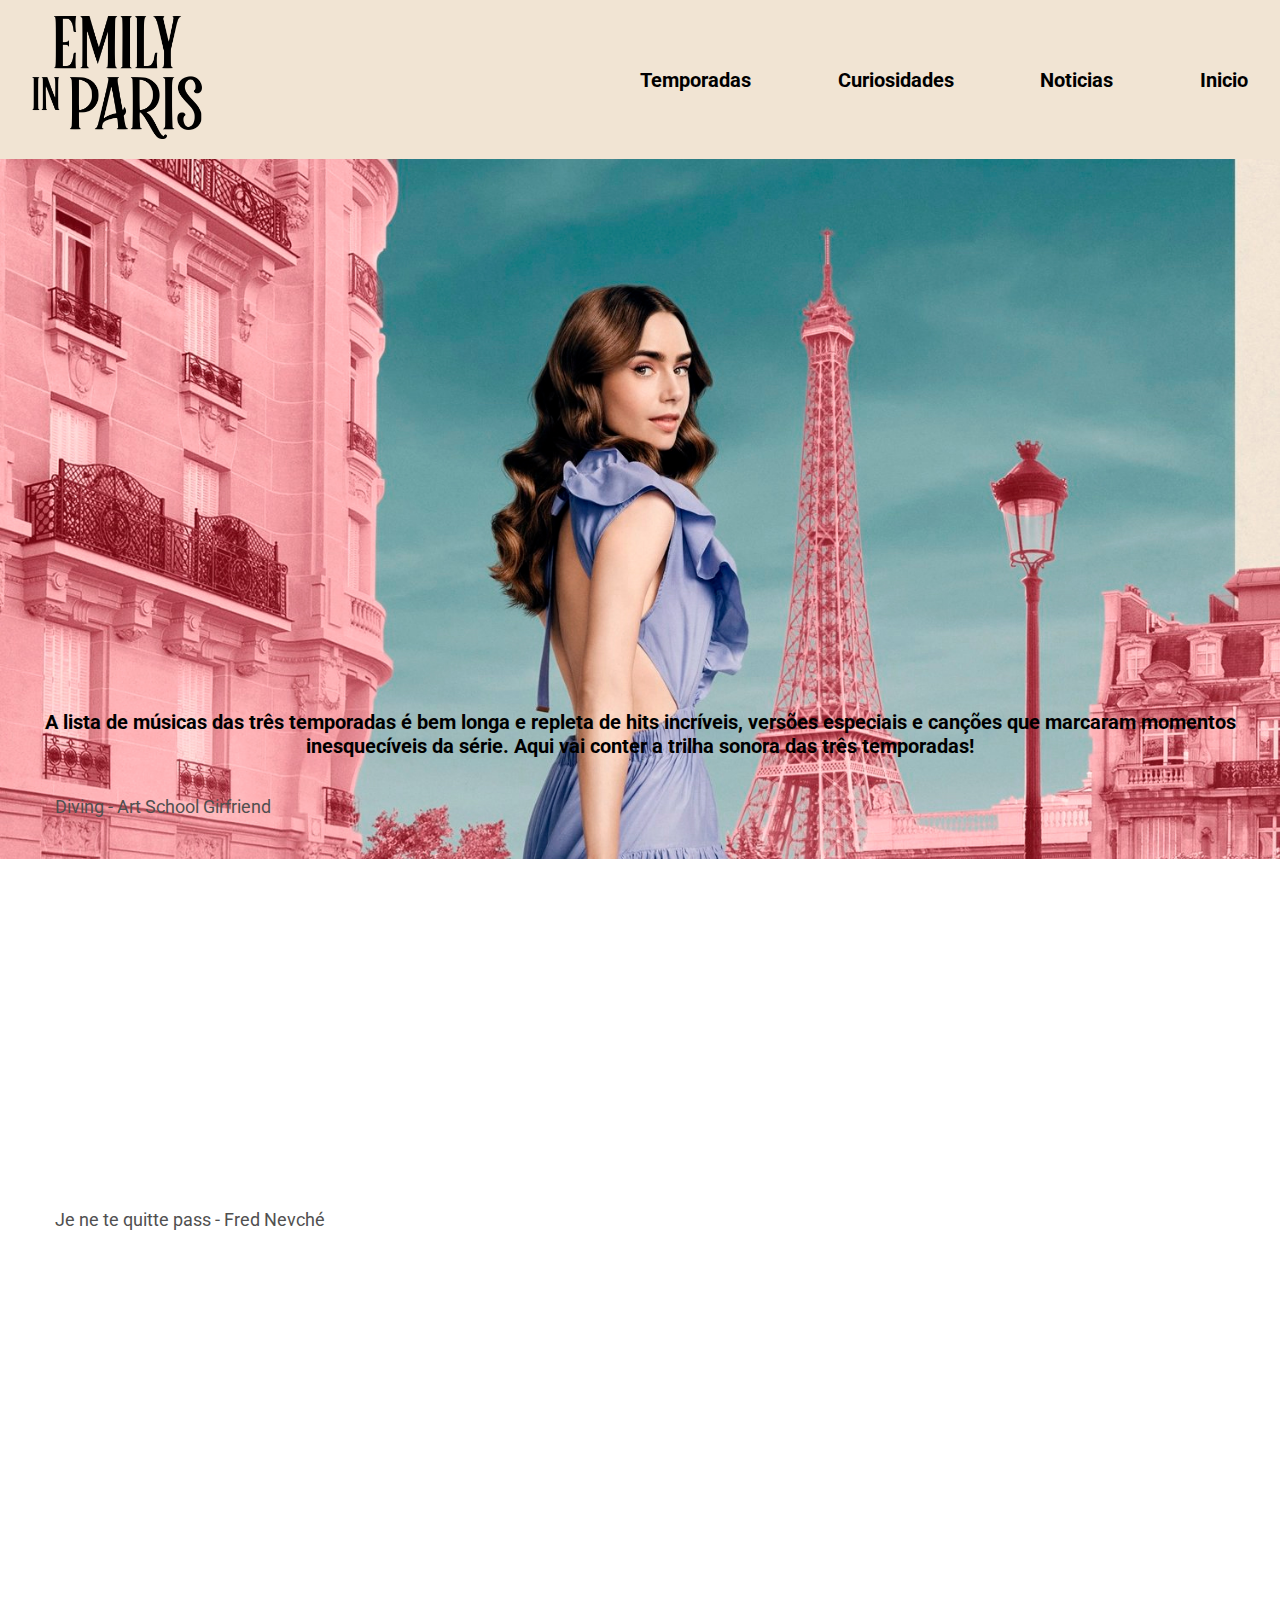
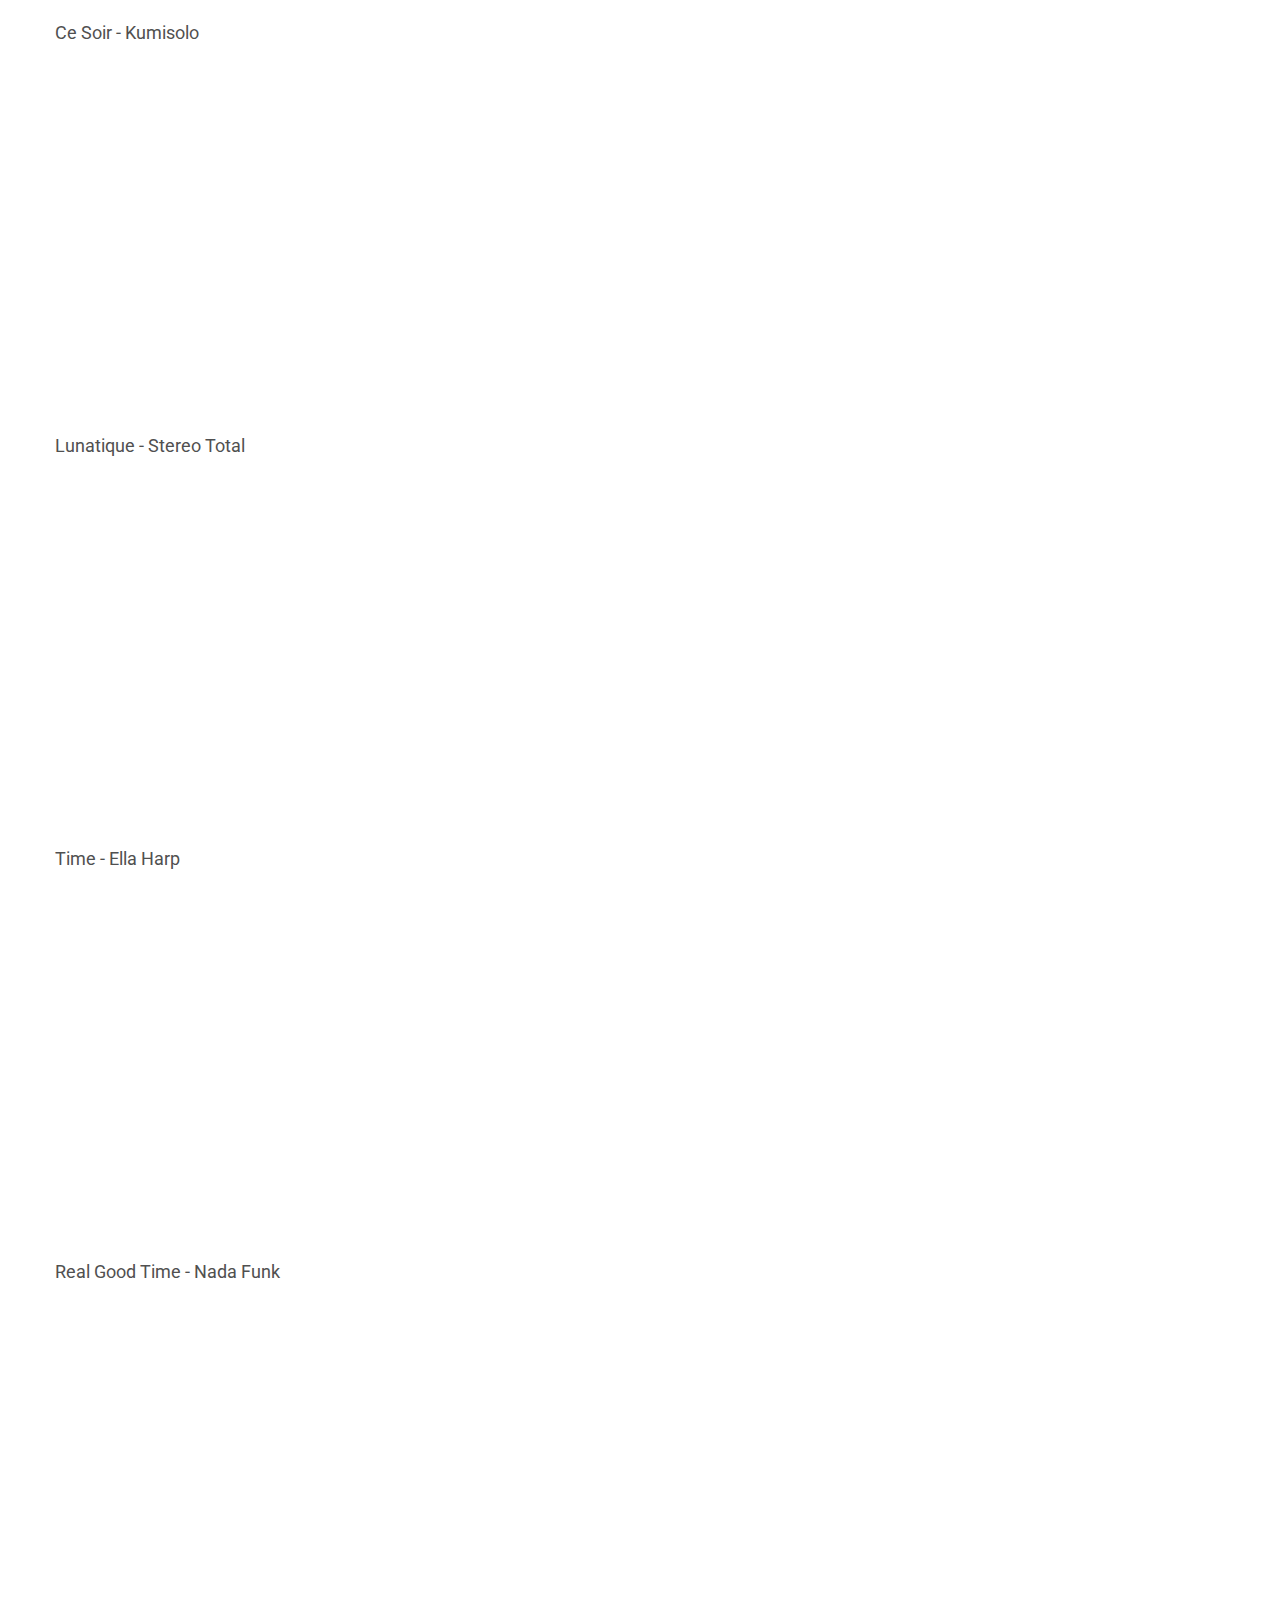
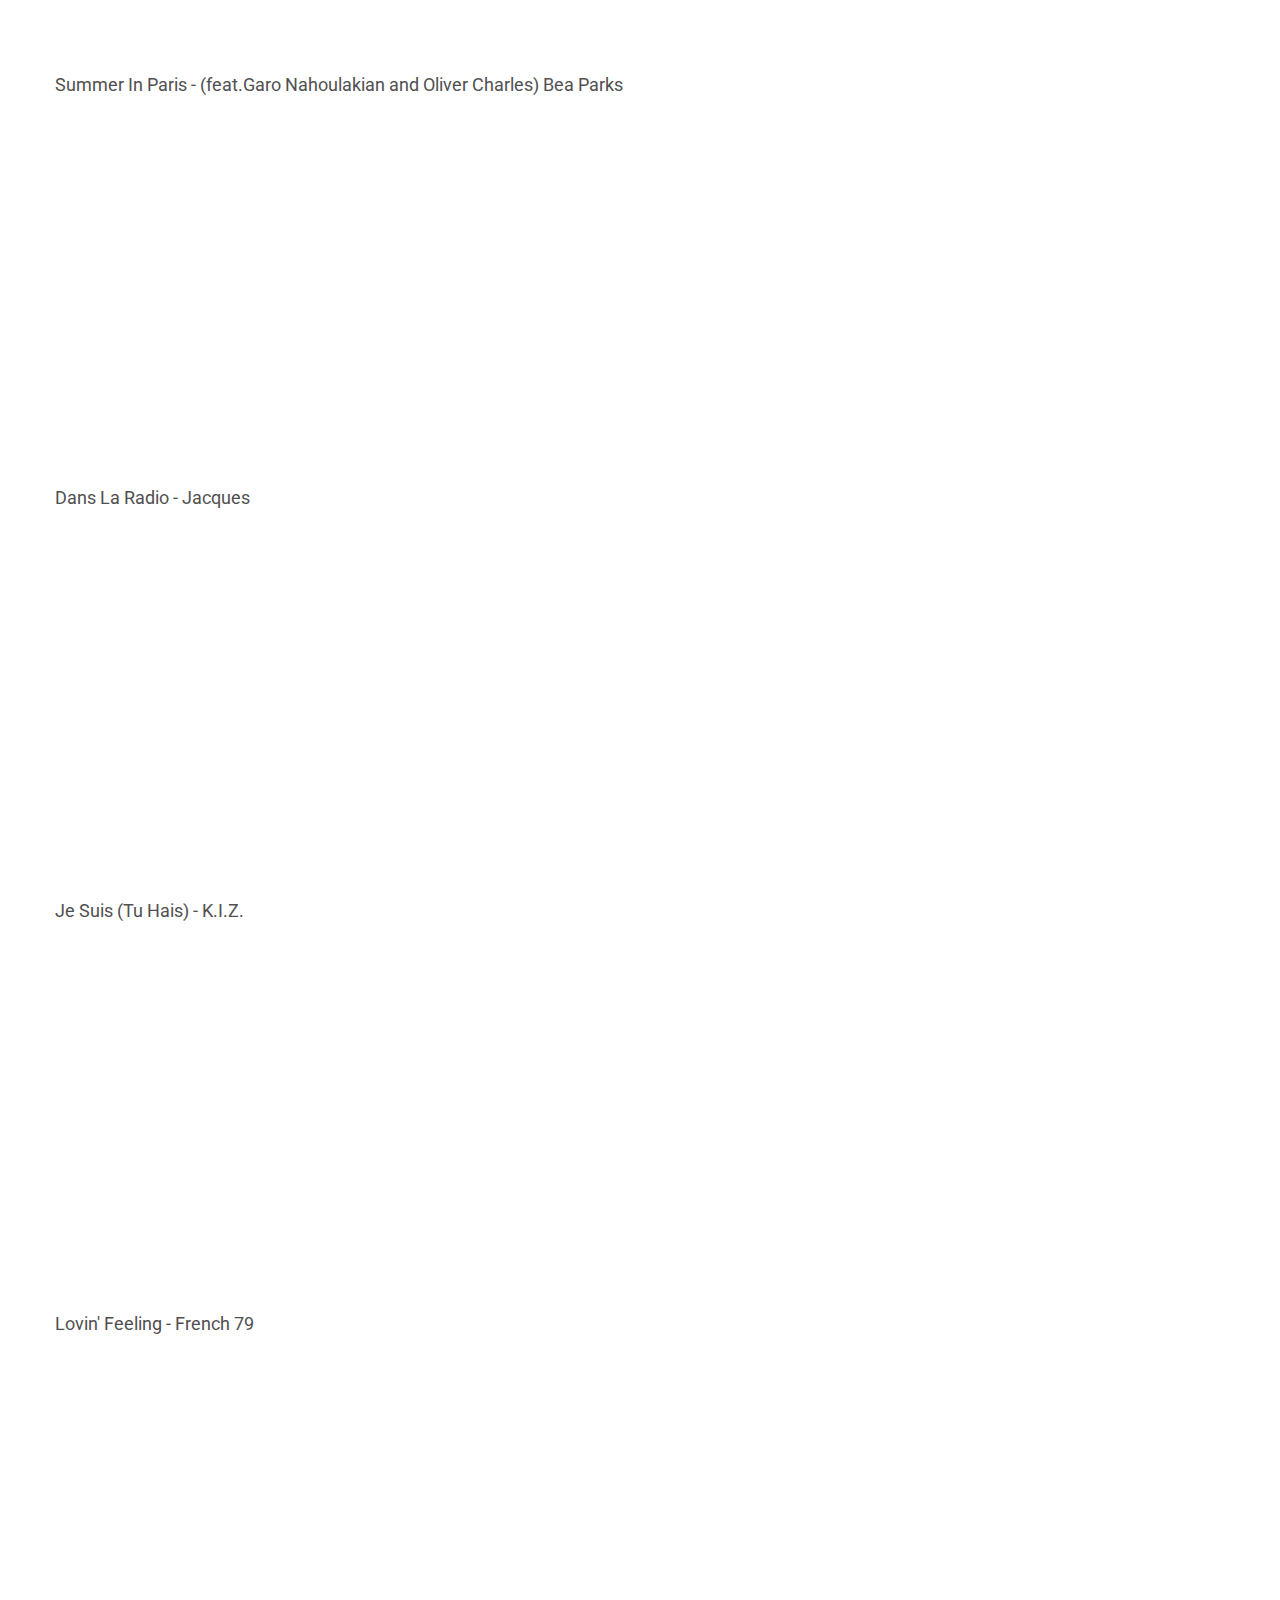
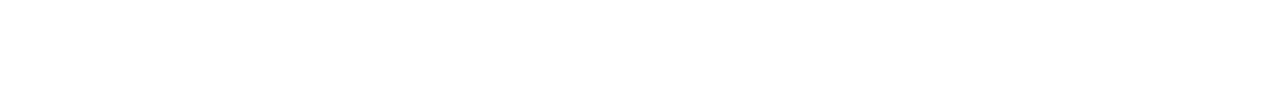
<file: Site/trilha sonora.html>
<!DOCTYPE html>
<html lang="pt-br">

<head>
  <meta charset="UTF-8">
  <meta http-equiv="X-UA-Compatible" content="IE=edge">
  <meta name="viewport" content="width=device-width, initial-scale=1.0">

  <title>Emily em Paris</title>

  <link rel="stylesheet" href="./Style/inicio.css">
  <link rel="stylesheet" href="./Style/global.css">

  <link rel="preconnect" href="https://fonts.googleapis.com">
  <link rel="preconnect" href="https://fonts.gstatic.com" crossorigin>
  <link href="https://fonts.googleapis.com/css2?family=Roboto:wght@100;400;700&display=swap" rel="stylesheet">

</head>

<body>
  <div class="haeder">
    <div class="logo">
      <img src=".\Img\inicio\logo.png" alt="logo">
    </div>

    <div class="link">
      <li>
        <a href="temporadas.html">Temporadas</a>
        <a href="curiosidades.html">Curiosidades</a>
        <a href="noticias.html">Noticias</a>
        <a href="Inicio.html">Inicio</a>
      </li>
    </div>
  </div>
  <div class="banner">
    <br>

    <div class="ts">
      <h3> A lista de músicas das três temporadas é bem longa e repleta de hits incríveis, versões especiais e canções
        que marcaram momentos inesquecíveis da série. Aqui vai conter a trilha sonora das três temporadas!</h3>
    </div>

    <div>
      <li>
        <ul>
          <p class="trilhatext">Diving - Art School Girfriend</p><iframe style="border-radius:12px"
            src="https://open.spotify.com/embed/track/1ExwRvj0PTv5j4jh6tQXRv?utm_source=generator" width="80%"
            height="352" frameBorder="0" allowfullscreen=""
            allow="autoplay; clipboard-write; encrypted-media; fullscreen; picture-in-picture" loading="lazy"></iframe>
        </ul>
      </li>
    </div>

    <div>
      <li>
        <ul>
          <p class="trilhatext">Je ne te quitte pass - Fred Nevché</p><iframe style="border-radius:12px"
            src="https://open.spotify.com/embed/track/2iTASCclU14M5AXXuX9XG2?utm_source=generator" width="80%"
            height="352" frameBorder="0" allowfullscreen=""
            allow="autoplay; clipboard-write; encrypted-media; fullscreen; picture-in-picture" loading="lazy"></iframe>
        </ul>
      </li>
    </div>

    <div>
      <li>
        <ul>
          <p class="trilhatext">Ce Soir - Kumisolo</p><iframe style="border-radius:12px"
            src="https://open.spotify.com/embed/track/5sJ3ZLtdHIckPX0mKzLE0c?utm_source=generator" width="80%"
            height="352" frameBorder="0" allowfullscreen=""
            allow="autoplay; clipboard-write; encrypted-media; fullscreen; picture-in-picture" loading="lazy"></iframe>
      </li>
      </li>
    </div>

    <div>
      <li>
        <ul>
          <p class="trilhatext">Lunatique - Stereo Total</p><iframe style="border-radius:12px"
            src="https://open.spotify.com/embed/track/0zUB6hm411BExuuUnWgPG5?utm_source=generator" width="80%"
            height="352" frameBorder="0" allowfullscreen=""
            allow="autoplay; clipboard-write; encrypted-media; fullscreen; picture-in-picture" loading="lazy"></iframe>
        </ul>
      </li>
    </div>

    <div>
      <li>
        <ul>
          <p class="trilhatext">Time - Ella Harp</p><iframe style="border-radius:12px"
            src="https://open.spotify.com/embed/track/678uB8SQ7ra2yUNvh8diwE?utm_source=generator" width="80%"
            height="352" frameBorder="0" allowfullscreen=""
            allow="autoplay; clipboard-write; encrypted-media; fullscreen; picture-in-picture" loading="lazy"></iframe>
        </ul>
      </li>
    </div>

    <div>
      <li>
        <ul>
          <p class="trilhatext">Real Good Time - Nada Funk</p><iframe style="border-radius:12px"
            src="https://open.spotify.com/embed/track/2yEh3ddusmyf8S3GJfdBz4?utm_source=generator" width="80%"
            height="352" frameBorder="0" allowfullscreen=""
            allow="autoplay; clipboard-write; encrypted-media; fullscreen; picture-in-picture" loading="lazy"></iframe>
        </ul>
      </li>
    </div>

    <div>
      <li>
        <ul>
          <p class="trilhatext">Summer In Paris - (feat.Garo Nahoulakian and Oliver Charles) Bea Parks</p><iframe
            style="border-radius:12px"
            src="https://open.spotify.com/embed/track/6vAnqih8iYzws5IBxjMbgw?utm_source=generator" width="80%"
            height="352" frameBorder="0" allowfullscreen=""
            allow="autoplay; clipboard-write; encrypted-media; fullscreen; picture-in-picture" loading="lazy"></iframe>
        </ul>
      </li>
    </div>

    <div>
      <li>
        <ul>
          <p class="trilhatext">Dans La Radio - Jacques</p><iframe style="border-radius:12px"
            src="https://open.spotify.com/embed/track/5mR5YX3gjv0DIGqvzXnbjb?utm_source=generator" width="80%"
            height="352" frameBorder="0" allowfullscreen=""
            allow="autoplay; clipboard-write; encrypted-media; fullscreen; picture-in-picture" loading="lazy"></iframe>
        </ul>
      </li>
    </div>

    <div>
      <li>
        <ul>
          <p class="trilhatext">Je Suis (Tu Hais) - K.I.Z.</p><iframe style="border-radius:12px"
            src="https://open.spotify.com/embed/track/1s1DqwJZNCrSlFponDoD0k?utm_source=generator" width="80%"
            height="352" frameBorder="0" allowfullscreen=""
            allow="autoplay; clipboard-write; encrypted-media; fullscreen; picture-in-picture"
            loading="lazy"></iframe></iframe>
        </ul>
      </li>
    </div>

    <div>
      <li>
        <ul>
          <p class="trilhatext">Lovin' Feeling - French 79</p><iframe style="border-radius:12px"
            src="https://open.spotify.com/embed/track/5pxtj7cCnv2hZe6mbS2MBx?utm_source=generator" width="80%"
            height="352" frameBorder="0" allowfullscreen=""
            allow="autoplay; clipboard-write; encrypted-media; fullscreen; picture-in-picture" loading="lazy"></iframe>
        </ul>
      </li>
    </div>

</body>

</html>
</file>
<file: Style/inicio.css>
.haeder {
  display: flex;
  flex-direction: row;
  justify-content: space-between;
  padding: 1rem 2rem;
  align-items: center;
  background-color: #f1e4d3;
}

.logo img {
  width: 170px;
}

.link {
  width: 50%;
  display: flex;
}

.link li {
  width: 100%;
  display: flex;
  justify-content: space-between;
}

.link a {
  font-size: 20px;
  font-weight: 700;
}

.link a:hover {
  font-size: 18px;
  font-weight: 700;
  color: #feb5b8;
}

/*+++++++++++++++++++Banner++++++++++++++++++++++++++++++*/

.banner {
  height: 700px;
  background-image: url(../Img/inicio/banner.jpg);
  background-position: top;
  background-size: cover;
}

/*+++++++++++++++++++++Sinopse e Texto++++++++++++++++++++++++++++*/

#sinopse {
  display: flex;
  flex-direction: column;
  align-items: center;
  justify-content: center;
}

.sinopse {
  display: flex;
  flex-direction: row;
  padding: 3rem 2rem;
  width: 80%;
  align-items: center;
  justify-content: center;
}

.sinopsetext {
  width: 60%;
  margin-right: 30px;
}

.sinopsetext h2 {
  font-size: 32px;
}

.sinopsetext p {
  font-size: 18px;
  color: #505050;
}

.sinopseimg {
  width: 40%;
}

.sinopseimg img {
  width: 110%;
  border: 2px solid #505050;
}


.sinopse2 {
  display: flex;
  flex-direction: row-reverse;
  padding: 0 2rem 3rem;
  width: 80%;
  align-items: center;
  justify-content: center;
}

.sinopse2text {
  width: 60%;
  margin-left: 120px;
}

.sinopse2text p {
  font-size: 18px;
  color: #505050;
}

.sinopse2img {
  width: 40%;
}

.sinopse2img img {
  width: 115%;
  border: 2px solid #505050;
}

/*+++++++++++++++++++++Trailer++++++++++++++++++++++++++++*/

.trailer {
  background-color: #d5358d;
  width: 100%;
  display: flex;
  flex-direction: column;
  align-items: center;
  justify-content: center;
  padding: 3rem 0;
}

.trailer h2 {
  color: #ffffff;
  margin-top: 0;
  font-size: 32px;
}


.trailer iframe {
  width: 70%;
  min-height: 450px;
}


/*++++++++++++++++++Elenco+++++++++++++++++++++++++++++++*/

.elenco {

  width: 100%;
  display: flex;
  flex-direction: column;
  align-items: center;
  justify-content: center;
  padding: 3rem 0;
}

.elenco h2 {
  font-size: 32px;
  color: #000000;
  margin-top: 0;
}

.elenco img {
  width: 150px;
  height: 150px;
  object-fit: cover;
  object-position: top;
  margin-right: 15px;
}

.e lenco img:last-child {
  margin-right: 0px;
}

.elenco img:hover {
  transform: scale(1.1);
}

/*+++++++++++++++++++Banner++++++++++++++++++++++++++++++*/

.banner2 {
  height: 700px;
  background-image: url(../Img/Temporadas/banner2.jpg);
  background-position: top;
  background-size: cover;
}

/*++++++++++++++++++Temporadas+++++++++++++++++++++++++*/

.temporadas {
  max-width: 52rem;
  margin: auto;
  padding: 30px;
  border: 2px solid #505050;
}

a:hover {
  color: #feb5b8;
  font-size: 95%;
}

h2 {
  font-size: 200%;
  text-align: center;
}

h3 {
  font-size: 20px;
}

p {
  font-size: 18px;
  color: #505050;
}

.critica {
  min-height: 10rem;
  max-width: 60rem;
  margin: auto;
  display: block;
  border: 2px solid #505050;
  padding: 30px;

}

/*++++++++++++++++++++++++++++Trilha Sonora+++++++++++++++++++++++++++++++++*/

.ts {
  display: flex;
  padding-top: 40%;

}

.trilhatext {
  display: flex;
  padding-left: 15px;

}

/*++++++++++++++++++++++++++++Noticias+++++++++++++++++++++++++++++++++*/
.noticia {
  display: flex;
  flex-direction: row-reverse;
  padding: 0 2rem 3rem;
  width: 80%;
  align-items: center;
  justify-content: center;
}

.noticiatxt {
  width: 60%;
  margin-left: 120px;
}

.noticiatxt p {
  font-size: 18px;
  color: #505050;
}

.noticiaimg {
  width: 40%;

}

.noticiaimg img {
  width: 115%;
  padding-top: 15px;

}

.titulonoti {
  padding-left: 120px;

}

h3 {
  text-align: center;
}
/*++++++++++++++++++++++++++++curiosidades+++++++++++++++++++++++++++++++++*/
h1{
  text-align: center;
}

.curitxt{
  font-size: 18px;
  color: #505050;
  margin-right: 120px;
  margin-left: 120px;
}

.curiimg{
text-align: center;


}
</file>
<file: Style/global.css>
body {
    font-family: 'Roboto', sans-serif;
    width: 100%;
    margin: 0;
    padding: 0;

}

i,li,a{ 
    list-style-type: none;
    list-style-position:inside;
    margin:0;
    padding:0; 
    font-style: normal;
    color: inherit;
    text-decoration: none;
}
</file>
<file: Site/Style/inicio.css>
.haeder {
  display: flex;
  flex-direction: row;
  justify-content: space-between;
  padding: 1rem 2rem;
  align-items: center;
  background-color: #f1e4d3;
}

.logo img {
  width: 170px;
}

.link {
  width: 50%;
  display: flex;
}

.link li {
  width: 100%;
  display: flex;
  justify-content: space-between;
}

.link a {
  font-size: 20px;
  font-weight: 700;
}

.link a:hover {
  font-size: 18px;
  font-weight: 700;
  color: #feb5b8;
}

/*+++++++++++++++++++Banner++++++++++++++++++++++++++++++*/

.banner {
  height: 700px;
  background-image: url(../Img/inicio/banner.jpg);
  background-position: top;
  background-size: cover;
}

/*+++++++++++++++++++++Sinopse e Texto++++++++++++++++++++++++++++*/

#sinopse {
  display: flex;
  flex-direction: column;
  align-items: center;
  justify-content: center;
}

.sinopse {
  display: flex;
  flex-direction: row;
  padding: 3rem 2rem;
  width: 80%;
  align-items: center;
  justify-content: center;
}

.sinopsetext {
  width: 60%;
  margin-right: 30px;
}

.sinopsetext h2 {
  font-size: 32px;
}

.sinopsetext p {
  font-size: 18px;
  color: #505050;
}

.sinopseimg {
  width: 40%;
}

.sinopseimg img {
  width: 110%;
  border: 2px solid #505050;
}


.sinopse2 {
  display: flex;
  flex-direction: row-reverse;
  padding: 0 2rem 3rem;
  width: 80%;
  align-items: center;
  justify-content: center;
}

.sinopse2text {
  width: 60%;
  margin-left: 120px;
}

.sinopse2text p {
  font-size: 18px;
  color: #505050;
}

.sinopse2img {
  width: 40%;
}

.sinopse2img img {
  width: 115%;
  border: 2px solid #505050;
}

/*+++++++++++++++++++++Trailer++++++++++++++++++++++++++++*/

.trailer {
  background-color: #d5358d;
  width: 100%;
  display: flex;
  flex-direction: column;
  align-items: center;
  justify-content: center;
  padding: 3rem 0;
}

.trailer h2 {
  color: #ffffff;
  margin-top: 0;
  font-size: 32px;
}


.trailer iframe {
  width: 70%;
  min-height: 450px;
}


/*++++++++++++++++++Elenco+++++++++++++++++++++++++++++++*/

.elenco {

  width: 100%;
  display: flex;
  flex-direction: column;
  align-items: center;
  justify-content: center;
  padding: 3rem 0;
}

.elenco h2 {
  font-size: 32px;
  color: #000000;
  margin-top: 0;
}

.elenco img {
  width: 150px;
  height: 150px;
  object-fit: cover;
  object-position: top;
  margin-right: 15px;
}

.e lenco img:last-child {
  margin-right: 0px;
}

.elenco img:hover {
  transform: scale(1.1);
}

/*+++++++++++++++++++Banner++++++++++++++++++++++++++++++*/

.banner2 {
  height: 700px;
  background-image: url(../Img/Temporadas/banner2.jpg);
  background-position: top;
  background-size: cover;
}

/*++++++++++++++++++Temporadas+++++++++++++++++++++++++*/

.temporadas {
  max-width: 52rem;
  margin: auto;
  padding: 30px;
  border: 2px solid #505050;
}

a:hover {
  color: #feb5b8;
  font-size: 95%;
}

h2 {
  font-size: 200%;
  text-align: center;
}

h3 {
  font-size: 20px;
}

p {
  font-size: 18px;
  color: #505050;
}

.critica {
  min-height: 10rem;
  max-width: 60rem;
  margin: auto;
  display: block;
  border: 2px solid #505050;
  padding: 30px;

}

/*++++++++++++++++++++++++++++Trilha Sonora+++++++++++++++++++++++++++++++++*/

.ts {
  display: flex;
  padding-top: 40%;

}

.trilhatext {
  display: flex;
  padding-left: 15px;

}

/*++++++++++++++++++++++++++++Noticias+++++++++++++++++++++++++++++++++*/
.noticia {
  display: flex;
  flex-direction: row-reverse;
  padding: 0 2rem 3rem;
  width: 80%;
  align-items: center;
  justify-content: center;
}

.noticiatxt {
  width: 60%;
  margin-left: 120px;
}

.noticiatxt p {
  font-size: 18px;
  color: #505050;
}

.noticiaimg {
  width: 40%;

}

.noticiaimg img {
  width: 115%;
  padding-top: 15px;

}

.titulonoti {
  padding-left: 120px;

}

h3 {
  text-align: center;
}
/*++++++++++++++++++++++++++++curiosidades+++++++++++++++++++++++++++++++++*/
h1{
  text-align: center;
}

.curitxt{
  font-size: 18px;
  color: #505050;
  margin-right: 120px;
  margin-left: 120px;
}

.curiimg{
text-align: center;


}
</file>
<file: Site/Style/global.css>
body {
    font-family: 'Roboto', sans-serif;
    width: 100%;
    margin: 0;
    padding: 0;

}

i,li,a{ 
    list-style-type: none;
    list-style-position:inside;
    margin:0;
    padding:0; 
    font-style: normal;
    color: inherit;
    text-decoration: none;
}
</file>
